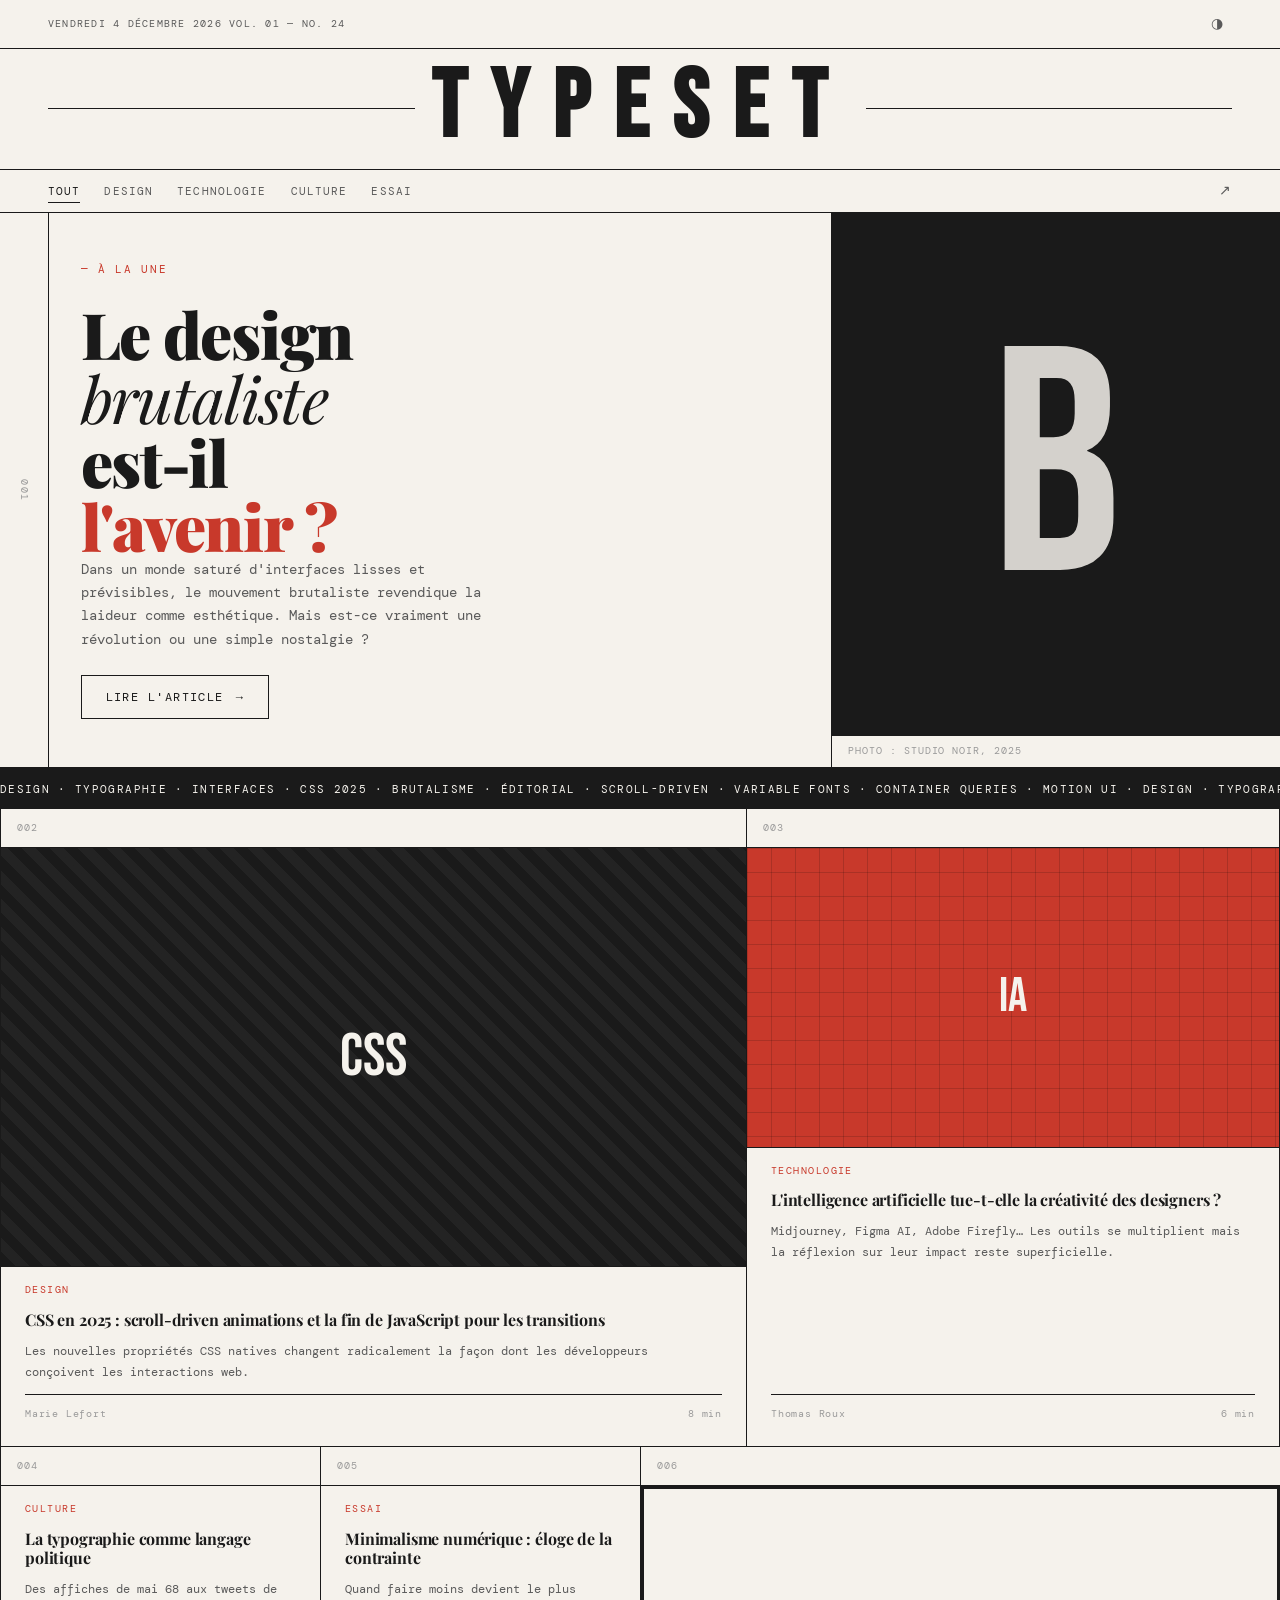
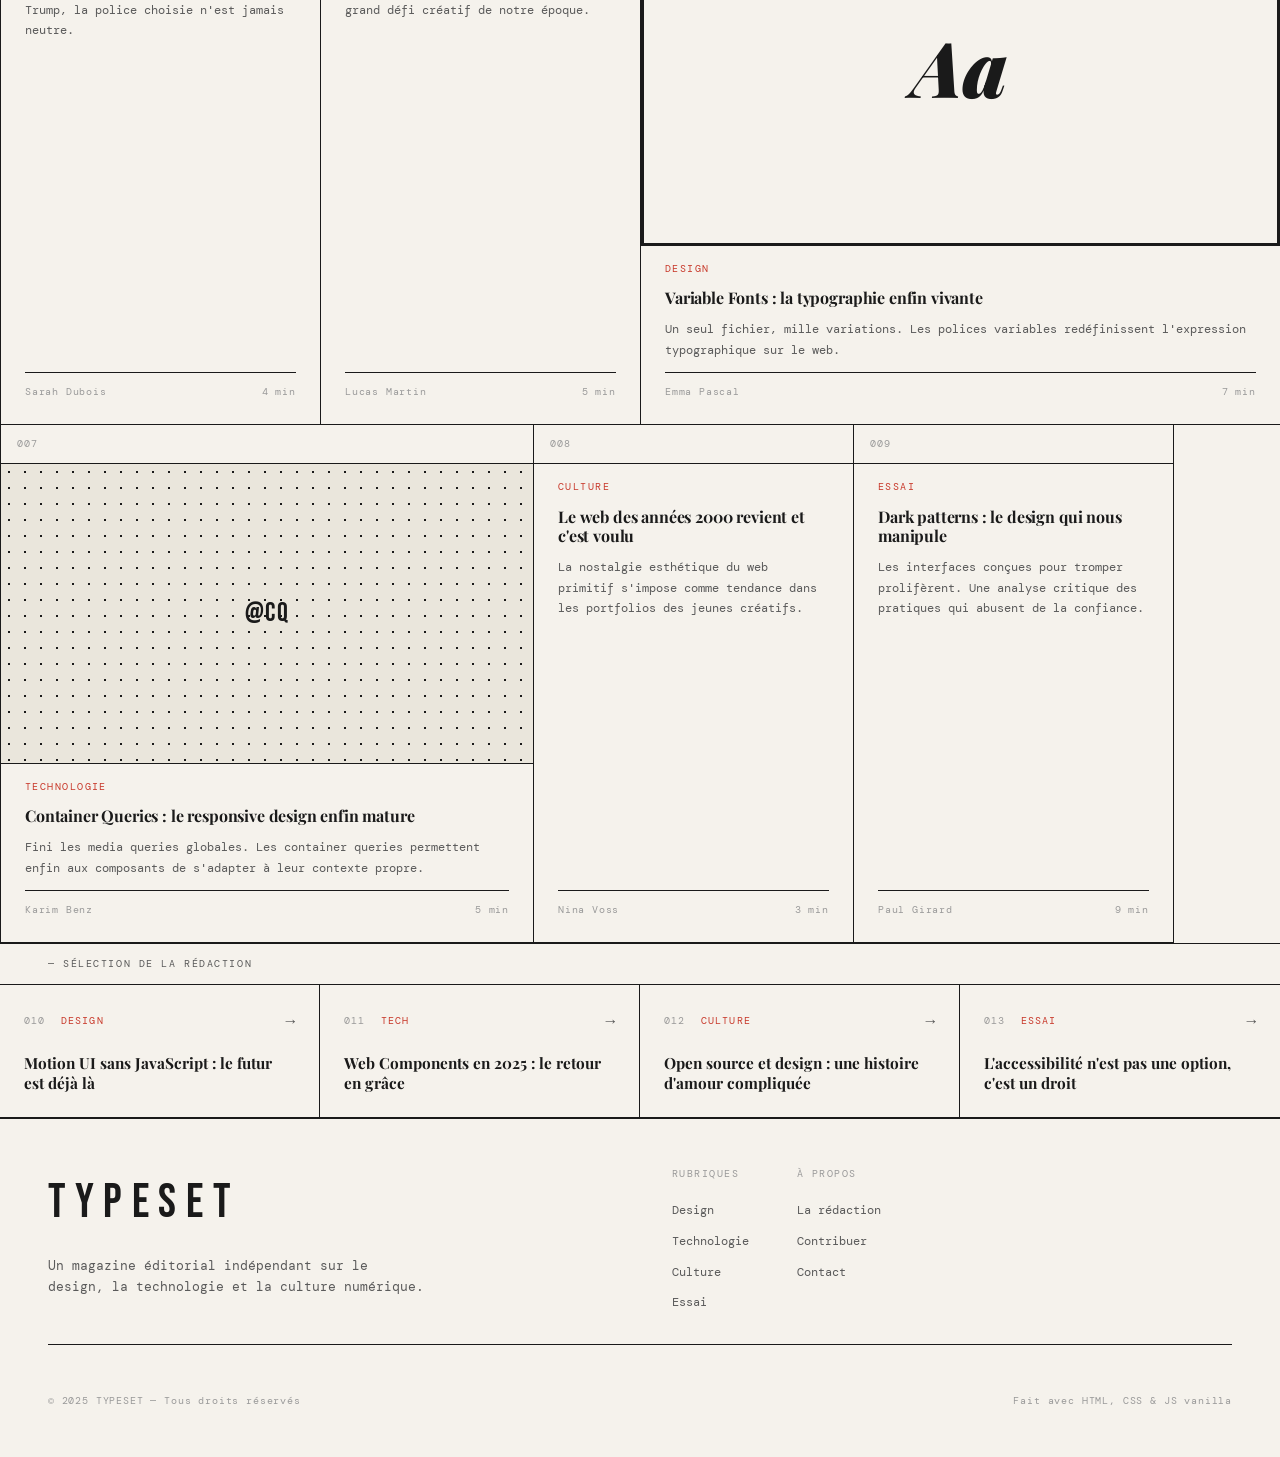
<file: index.html>
<!DOCTYPE html>
<html lang="fr">
<head>
  <meta charset="UTF-8" />
  <meta name="viewport" content="width=device-width, initial-scale=1.0" />
  <title>TYPESET — Magazine Éditorial</title>
  <link rel="preconnect" href="https://fonts.googleapis.com" />
  <link rel="preconnect" href="https://fonts.gstatic.com" crossorigin />
  <link href="https://fonts.googleapis.com/css2?family=Playfair+Display:ital,wght@0,400;0,700;0,900;1,400;1,700&family=DM+Mono:ital,wght@0,300;0,400;0,500;1,300&family=Bebas+Neue&display=swap" rel="stylesheet" />
  <link rel="stylesheet" href="css/reset.css" />
  <link rel="stylesheet" href="css/variables.css" />
  <link rel="stylesheet" href="css/layout.css" />
  <link rel="stylesheet" href="css/components.css" />
  <link rel="stylesheet" href="css/animations.css" />
</head>
<body data-theme="light">

  <!-- HEADER -->
  <header class="site-header" id="top">
    <div class="header-top">
      <div class="header-meta">
        <span class="header-date" id="live-date"></span>
        <span class="header-issue">Vol. 01 — No. 24</span>
      </div>
      <div class="header-theme-toggle">
        <button class="theme-btn" id="theme-toggle" aria-label="Toggle theme">
          <span class="theme-icon">◑</span>
        </button>
      </div>
    </div>

    <div class="header-masthead">
      <div class="masthead-line"></div>
      <h1 class="masthead-title">TYPESET</h1>
      <div class="masthead-line"></div>
    </div>

    <nav class="header-nav">
      <ul class="nav-list">
        <li><a href="#" class="nav-link active" data-filter="all">Tout</a></li>
        <li><a href="#" class="nav-link" data-filter="design">Design</a></li>
        <li><a href="#" class="nav-link" data-filter="tech">Technologie</a></li>
        <li><a href="#" class="nav-link" data-filter="culture">Culture</a></li>
        <li><a href="#" class="nav-link" data-filter="essai">Essai</a></li>
      </ul>
      <div class="nav-search">
        <input type="text" id="search-input" placeholder="Rechercher…" class="search-field" />
        <span class="search-icon">↗</span>
      </div>
    </nav>
  </header>

  <!-- HERO -->
  <section class="hero reveal-section">
    <div class="hero-number">001</div>
    <div class="hero-content">
      <div class="hero-tag">— À la une</div>
      <h2 class="hero-title">
        <span class="hero-title-line">Le design</span>
        <span class="hero-title-line italic">brutaliste</span>
        <span class="hero-title-line">est-il</span>
        <span class="hero-title-line accent">l'avenir ?</span>
      </h2>
      <div class="hero-body">
        <p>Dans un monde saturé d'interfaces lisses et prévisibles, le mouvement brutaliste revendique la laideur comme esthétique. Mais est-ce vraiment une révolution ou une simple nostalgie ?</p>
        <a href="articles/brutalisme.html" class="btn-read">Lire l'article <span class="arrow">→</span></a>
      </div>
    </div>
    <div class="hero-image-block">
      <div class="hero-image-inner">
        <div class="hero-big-letter">B</div>
      </div>
      <div class="hero-caption">Photo : Studio Noir, 2025</div>
    </div>
  </section>

  <!-- TICKER -->
  <div class="ticker-wrap">
    <div class="ticker-track" id="ticker">
      <span>DESIGN · TYPOGRAPHIE · INTERFACES · CSS 2025 · BRUTALISME · ÉDITORIAL · SCROLL-DRIVEN · VARIABLE FONTS · CONTAINER QUERIES · MOTION UI ·&nbsp;</span>
      <span aria-hidden="true">DESIGN · TYPOGRAPHIE · INTERFACES · CSS 2025 · BRUTALISME · ÉDITORIAL · SCROLL-DRIVEN · VARIABLE FONTS · CONTAINER QUERIES · MOTION UI ·&nbsp;</span>
    </div>
  </div>

  <!-- GRID ARTICLES -->
  <main class="articles-grid" id="articles-grid">

    <article class="card card--large reveal-section" data-category="design">
      <a href="articles/css2025.html" class="card-link">
        <div class="card-index">002</div>
        <div class="card-visual card-visual--striped">
          <span class="card-visual-text">CSS</span>
        </div>
        <div class="card-content">
          <span class="card-tag">Design</span>
          <h3 class="card-title">CSS en 2025 : scroll-driven animations et la fin de JavaScript pour les transitions</h3>
          <p class="card-excerpt">Les nouvelles propriétés CSS natives changent radicalement la façon dont les développeurs conçoivent les interactions web.</p>
          <div class="card-footer">
            <span class="card-author">Marie Lefort</span>
            <span class="card-time">8 min</span>
          </div>
        </div>
      </a>
    </article>

    <article class="card card--medium reveal-section" data-category="tech">
      <a href="articles/ia-design.html" class="card-link">
        <div class="card-index">003</div>
        <div class="card-visual card-visual--grid">
          <span class="card-visual-text">IA</span>
        </div>
        <div class="card-content">
          <span class="card-tag">Technologie</span>
          <h3 class="card-title">L'intelligence artificielle tue-t-elle la créativité des designers ?</h3>
          <p class="card-excerpt">Midjourney, Figma AI, Adobe Firefly… Les outils se multiplient mais la réflexion sur leur impact reste superficielle.</p>
          <div class="card-footer">
            <span class="card-author">Thomas Roux</span>
            <span class="card-time">6 min</span>
          </div>
        </div>
      </a>
    </article>

    <article class="card card--small reveal-section" data-category="culture">
      <a href="articles/typographie.html" class="card-link">
        <div class="card-index">004</div>
        <div class="card-content">
          <span class="card-tag">Culture</span>
          <h3 class="card-title">La typographie comme langage politique</h3>
          <p class="card-excerpt">Des affiches de mai 68 aux tweets de Trump, la police choisie n'est jamais neutre.</p>
          <div class="card-footer">
            <span class="card-author">Sarah Dubois</span>
            <span class="card-time">4 min</span>
          </div>
        </div>
      </a>
    </article>

    <article class="card card--small reveal-section" data-category="essai">
      <a href="articles/minimalisme.html" class="card-link">
        <div class="card-index">005</div>
        <div class="card-content">
          <span class="card-tag">Essai</span>
          <h3 class="card-title">Minimalisme numérique : éloge de la contrainte</h3>
          <p class="card-excerpt">Quand faire moins devient le plus grand défi créatif de notre époque.</p>
          <div class="card-footer">
            <span class="card-author">Lucas Martin</span>
            <span class="card-time">5 min</span>
          </div>
        </div>
      </a>
    </article>

    <article class="card card--featured reveal-section" data-category="design">
      <a href="articles/variable-fonts.html" class="card-link">
        <div class="card-index">006</div>
        <div class="card-visual card-visual--bold">
          <span class="card-visual-text variable-demo">Aa</span>
        </div>
        <div class="card-content">
          <span class="card-tag">Design</span>
          <h3 class="card-title">Variable Fonts : la typographie enfin vivante</h3>
          <p class="card-excerpt">Un seul fichier, mille variations. Les polices variables redéfinissent l'expression typographique sur le web.</p>
          <div class="card-footer">
            <span class="card-author">Emma Pascal</span>
            <span class="card-time">7 min</span>
          </div>
        </div>
      </a>
    </article>

    <article class="card card--medium reveal-section" data-category="tech">
      <a href="articles/container-queries.html" class="card-link">
        <div class="card-index">007</div>
        <div class="card-visual card-visual--dots">
          <span class="card-visual-text">@CQ</span>
        </div>
        <div class="card-content">
          <span class="card-tag">Technologie</span>
          <h3 class="card-title">Container Queries : le responsive design enfin mature</h3>
          <p class="card-excerpt">Fini les media queries globales. Les container queries permettent enfin aux composants de s'adapter à leur contexte propre.</p>
          <div class="card-footer">
            <span class="card-author">Karim Benz</span>
            <span class="card-time">5 min</span>
          </div>
        </div>
      </a>
    </article>

    <article class="card card--small reveal-section" data-category="culture">
      <a href="articles/web-nostalgie.html" class="card-link">
        <div class="card-index">008</div>
        <div class="card-content">
          <span class="card-tag">Culture</span>
          <h3 class="card-title">Le web des années 2000 revient et c'est voulu</h3>
          <p class="card-excerpt">La nostalgie esthétique du web primitif s'impose comme tendance dans les portfolios des jeunes créatifs.</p>
          <div class="card-footer">
            <span class="card-author">Nina Voss</span>
            <span class="card-time">3 min</span>
          </div>
        </div>
      </a>
    </article>

    <article class="card card--small reveal-section" data-category="essai">
      <a href="articles/dark-patterns.html" class="card-link">
        <div class="card-index">009</div>
        <div class="card-content">
          <span class="card-tag">Essai</span>
          <h3 class="card-title">Dark patterns : le design qui nous manipule</h3>
          <p class="card-excerpt">Les interfaces conçues pour tromper prolifèrent. Une analyse critique des pratiques qui abusent de la confiance.</p>
          <div class="card-footer">
            <span class="card-author">Paul Girard</span>
            <span class="card-time">9 min</span>
          </div>
        </div>
      </a>
    </article>

  </main>

  <!-- NO RESULTS -->
  <div class="no-results hidden" id="no-results">
    <p>Aucun article trouvé.</p>
  </div>

  <!-- DIVIDER MARQUEE -->
  <div class="section-divider">
    <span class="divider-label">— Sélection de la rédaction</span>
  </div>

  <!-- FEATURED ROW -->
  <section class="featured-row reveal-section">
    <article class="featured-item" data-category="design">
      <a href="articles/motion-ui.html">
        <span class="featured-num">010</span>
        <span class="featured-tag">Design</span>
        <h4 class="featured-title">Motion UI sans JavaScript : le futur est déjà là</h4>
        <span class="featured-arrow">→</span>
      </a>
    </article>
    <article class="featured-item" data-category="tech">
      <a href="articles/web-components.html">
        <span class="featured-num">011</span>
        <span class="featured-tag">Tech</span>
        <h4 class="featured-title">Web Components en 2025 : le retour en grâce</h4>
        <span class="featured-arrow">→</span>
      </a>
    </article>
    <article class="featured-item" data-category="culture">
      <a href="articles/open-source-design.html">
        <span class="featured-num">012</span>
        <span class="featured-tag">Culture</span>
        <h4 class="featured-title">Open source et design : une histoire d'amour compliquée</h4>
        <span class="featured-arrow">→</span>
      </a>
    </article>
    <article class="featured-item" data-category="essai">
      <a href="articles/accessibilite.html">
        <span class="featured-num">013</span>
        <span class="featured-tag">Essai</span>
        <h4 class="featured-title">L'accessibilité n'est pas une option, c'est un droit</h4>
        <span class="featured-arrow">→</span>
      </a>
    </article>
  </section>

  <!-- FOOTER -->
  <footer class="site-footer">
    <div class="footer-top">
      <div class="footer-brand">
        <span class="footer-title">TYPESET</span>
        <p class="footer-desc">Un magazine éditorial indépendant sur le design, la technologie et la culture numérique.</p>
      </div>
      <div class="footer-links">
        <div class="footer-col">
          <span class="footer-col-title">Rubriques</span>
          <a href="#">Design</a>
          <a href="#">Technologie</a>
          <a href="#">Culture</a>
          <a href="#">Essai</a>
        </div>
        <div class="footer-col">
          <span class="footer-col-title">À propos</span>
          <a href="#">La rédaction</a>
          <a href="#">Contribuer</a>
          <a href="#">Contact</a>
        </div>
      </div>
    </div>
    <div class="footer-bottom">
      <span>© 2025 TYPESET — Tous droits réservés</span>
      <span>Fait avec HTML, CSS & JS vanilla</span>
    </div>
  </footer>

  <script src="js/theme.js" defer></script>
  <script src="js/filter.js" defer></script>
  <script src="js/animations.js" defer></script>
  <script src="js/ticker.js" defer></script>
</body>
</html>
</file>
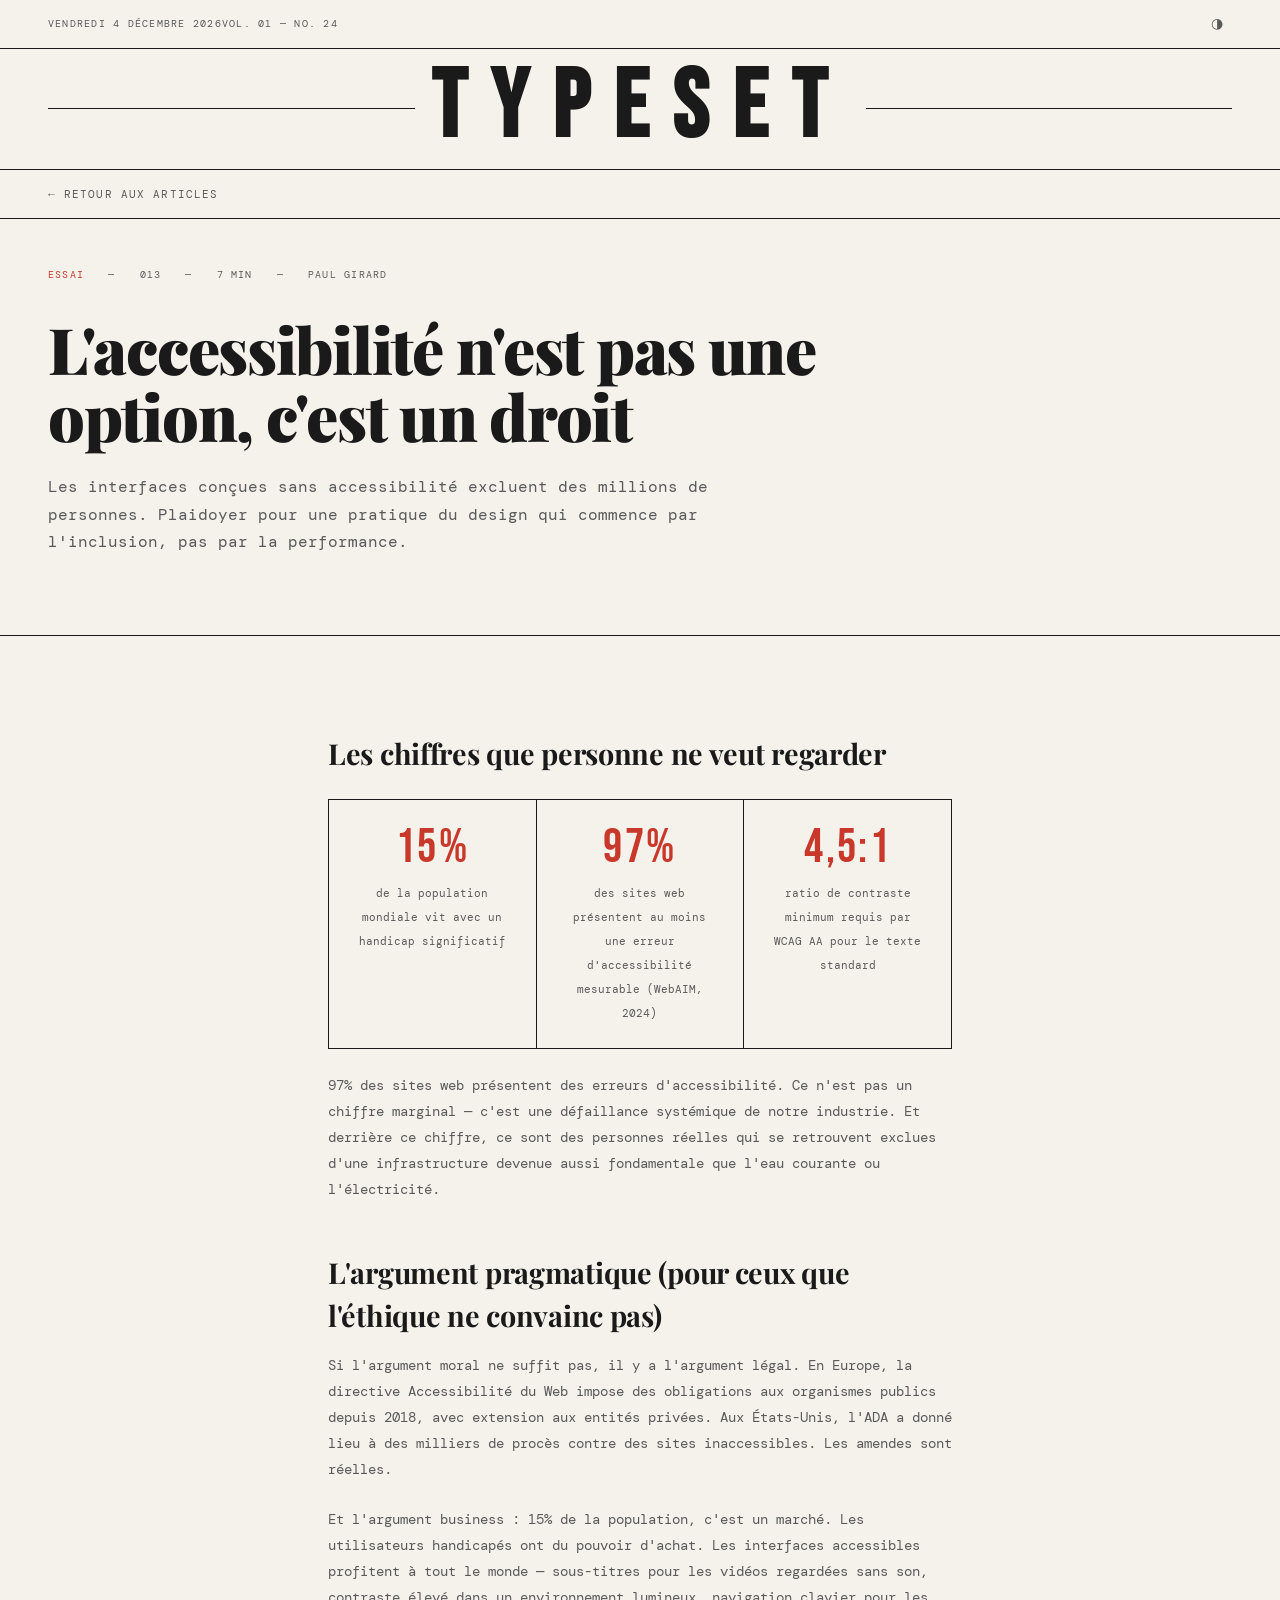
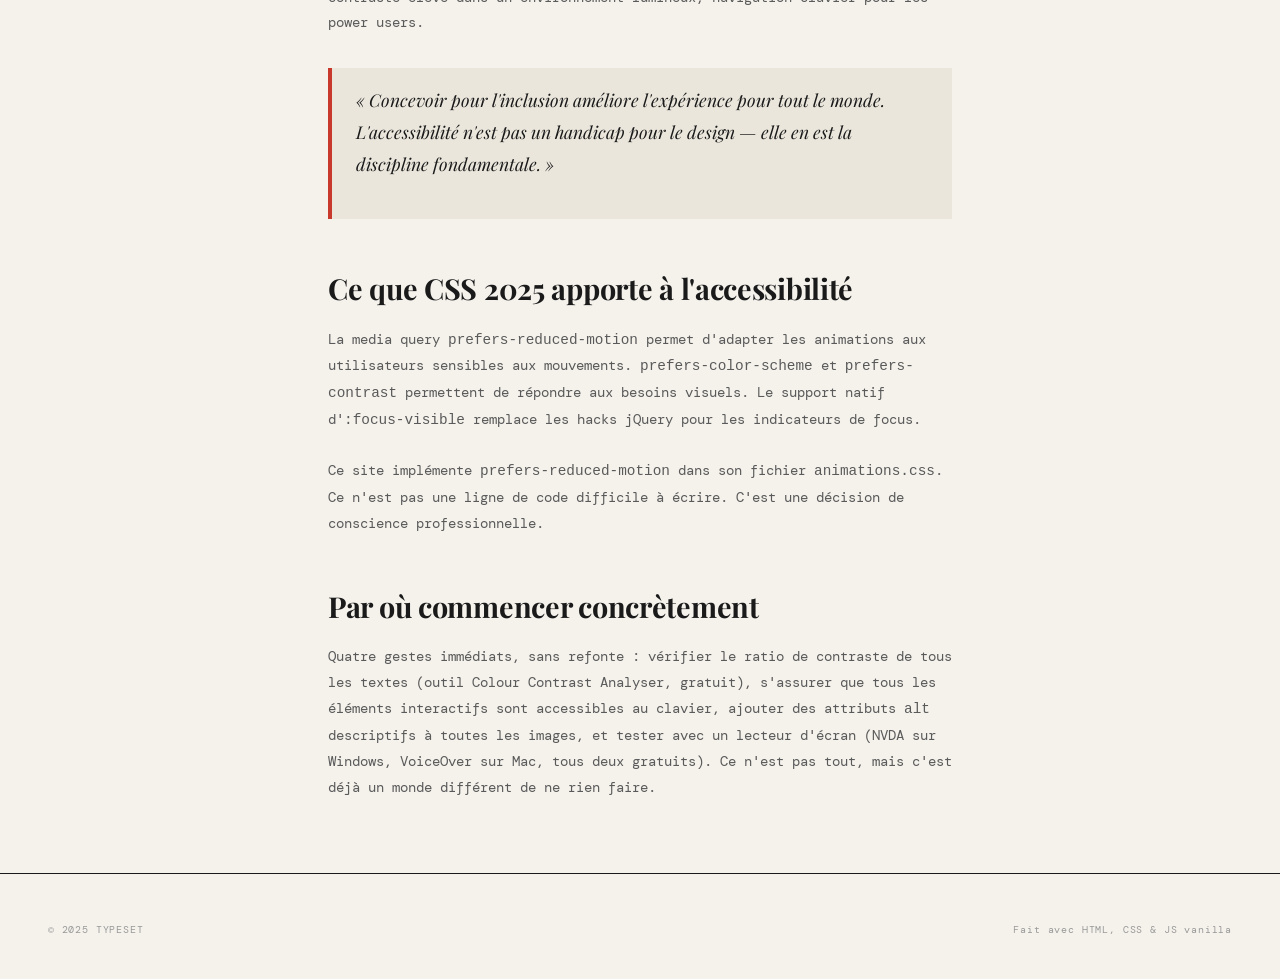
<file: articles/accessibilite.html>
<!DOCTYPE html>
<html lang="fr">
<head>
  <meta charset="UTF-8" />
  <meta name="viewport" content="width=device-width, initial-scale=1.0" />
  <title>L'accessibilité n'est pas une option — TYPESET</title>
  <link rel="preconnect" href="https://fonts.googleapis.com" />
  <link rel="preconnect" href="https://fonts.gstatic.com" crossorigin />
  <link href="https://fonts.googleapis.com/css2?family=Playfair+Display:ital,wght@0,400;0,700;0,900;1,400;1,700&family=DM+Mono:ital,wght@0,300;0,400;0,500;1,300&family=Bebas+Neue&display=swap" rel="stylesheet" />
  <link rel="stylesheet" href="../css/reset.css" />
  <link rel="stylesheet" href="../css/variables.css" />
  <link rel="stylesheet" href="../css/layout.css" />
  <link rel="stylesheet" href="../css/components.css" />
  <link rel="stylesheet" href="../css/animations.css" />
  <style>
    .stat-grid {
      display: grid;
      grid-template-columns: repeat(3, 1fr);
      gap: 1px;
      background: var(--color-border);
      border: 1.5px solid var(--color-border);
      margin: 1.5rem 0;
    }
    .stat-cell {
      background: var(--color-bg);
      padding: 1.5rem;
      text-align: center;
    }
    .stat-number {
      font-family: var(--font-display);
      font-size: 3rem;
      letter-spacing: 0.05em;
      color: var(--color-accent);
      display: block;
      line-height: 1;
      margin-bottom: 0.5rem;
    }
    .stat-label {
      font-family: var(--font-mono);
      font-size: 0.7rem;
      line-height: 1.4;
      color: var(--color-text-muted);
    }
    @media (max-width: 600px) { .stat-grid { grid-template-columns: 1fr; } }
  </style>
</head>
<body data-theme="light">
  <header class="site-header">
    <div class="header-top">
      <div class="header-meta"><span class="header-date" id="live-date"></span><span class="header-issue">Vol. 01 — No. 24</span></div>
      <div class="header-theme-toggle"><button class="theme-btn" id="theme-toggle" aria-label="Toggle theme"><span class="theme-icon">◑</span></button></div>
    </div>
    <div class="header-masthead">
      <div class="masthead-line"></div>
      <h1 class="masthead-title"><a href="../index.html">TYPESET</a></h1>
      <div class="masthead-line"></div>
    </div>
  </header>
  <a href="../index.html" class="article-back">← Retour aux articles</a>
  <article>
    <div class="article-header reveal-section">
      <div class="article-meta"><span class="article-meta-tag">Essai</span><span>—</span><span>013</span><span>—</span><span>7 min</span><span>—</span><span>Paul Girard</span></div>
      <h2 class="article-title">L'accessibilité n'est pas une option, c'est un droit</h2>
      <p class="article-lead">Les interfaces conçues sans accessibilité excluent des millions de personnes. Plaidoyer pour une pratique du design qui commence par l'inclusion, pas par la performance.</p>
    </div>
    <div class="article-body reveal-section">
      <h2>Les chiffres que personne ne veut regarder</h2>

      <div class="stat-grid">
        <div class="stat-cell">
          <span class="stat-number">15%</span>
          <span class="stat-label">de la population mondiale vit avec un handicap significatif</span>
        </div>
        <div class="stat-cell">
          <span class="stat-number">97%</span>
          <span class="stat-label">des sites web présentent au moins une erreur d'accessibilité mesurable (WebAIM, 2024)</span>
        </div>
        <div class="stat-cell">
          <span class="stat-number">4,5:1</span>
          <span class="stat-label">ratio de contraste minimum requis par WCAG AA pour le texte standard</span>
        </div>
      </div>

      <p>97% des sites web présentent des erreurs d'accessibilité. Ce n'est pas un chiffre marginal — c'est une défaillance systémique de notre industrie. Et derrière ce chiffre, ce sont des personnes réelles qui se retrouvent exclues d'une infrastructure devenue aussi fondamentale que l'eau courante ou l'électricité.</p>

      <h2>L'argument pragmatique (pour ceux que l'éthique ne convainc pas)</h2>
      <p>Si l'argument moral ne suffit pas, il y a l'argument légal. En Europe, la directive Accessibilité du Web impose des obligations aux organismes publics depuis 2018, avec extension aux entités privées. Aux États-Unis, l'ADA a donné lieu à des milliers de procès contre des sites inaccessibles. Les amendes sont réelles.</p>
      <p>Et l'argument business : 15% de la population, c'est un marché. Les utilisateurs handicapés ont du pouvoir d'achat. Les interfaces accessibles profitent à tout le monde — sous-titres pour les vidéos regardées sans son, contraste élevé dans un environnement lumineux, navigation clavier pour les power users.</p>
      <blockquote><p>« Concevoir pour l'inclusion améliore l'expérience pour tout le monde. L'accessibilité n'est pas un handicap pour le design — elle en est la discipline fondamentale. »</p></blockquote>
      <h2>Ce que CSS 2025 apporte à l'accessibilité</h2>
      <p>La media query <code>prefers-reduced-motion</code> permet d'adapter les animations aux utilisateurs sensibles aux mouvements. <code>prefers-color-scheme</code> et <code>prefers-contrast</code> permettent de répondre aux besoins visuels. Le support natif d'<code>:focus-visible</code> remplace les hacks jQuery pour les indicateurs de focus.</p>
      <p>Ce site implémente <code>prefers-reduced-motion</code> dans son fichier <code>animations.css</code>. Ce n'est pas une ligne de code difficile à écrire. C'est une décision de conscience professionnelle.</p>
      <h2>Par où commencer concrètement</h2>
      <p>Quatre gestes immédiats, sans refonte : vérifier le ratio de contraste de tous les textes (outil Colour Contrast Analyser, gratuit), s'assurer que tous les éléments interactifs sont accessibles au clavier, ajouter des attributs <code>alt</code> descriptifs à toutes les images, et tester avec un lecteur d'écran (NVDA sur Windows, VoiceOver sur Mac, tous deux gratuits). Ce n'est pas tout, mais c'est déjà un monde différent de ne rien faire.</p>
    </div>
  </article>
  <footer class="site-footer"><div class="footer-bottom"><span>© 2025 TYPESET</span><span>Fait avec HTML, CSS & JS vanilla</span></div></footer>
  <script src="../js/theme.js"></script>
  <script src="../js/animations.js"></script>
  <script>document.addEventListener('DOMContentLoaded',function(){var d=document.getElementById('live-date');if(d)d.textContent=new Date().toLocaleDateString('fr-FR',{weekday:'long',year:'numeric',month:'long',day:'numeric'});});</script>
</body>
</html>
</file>
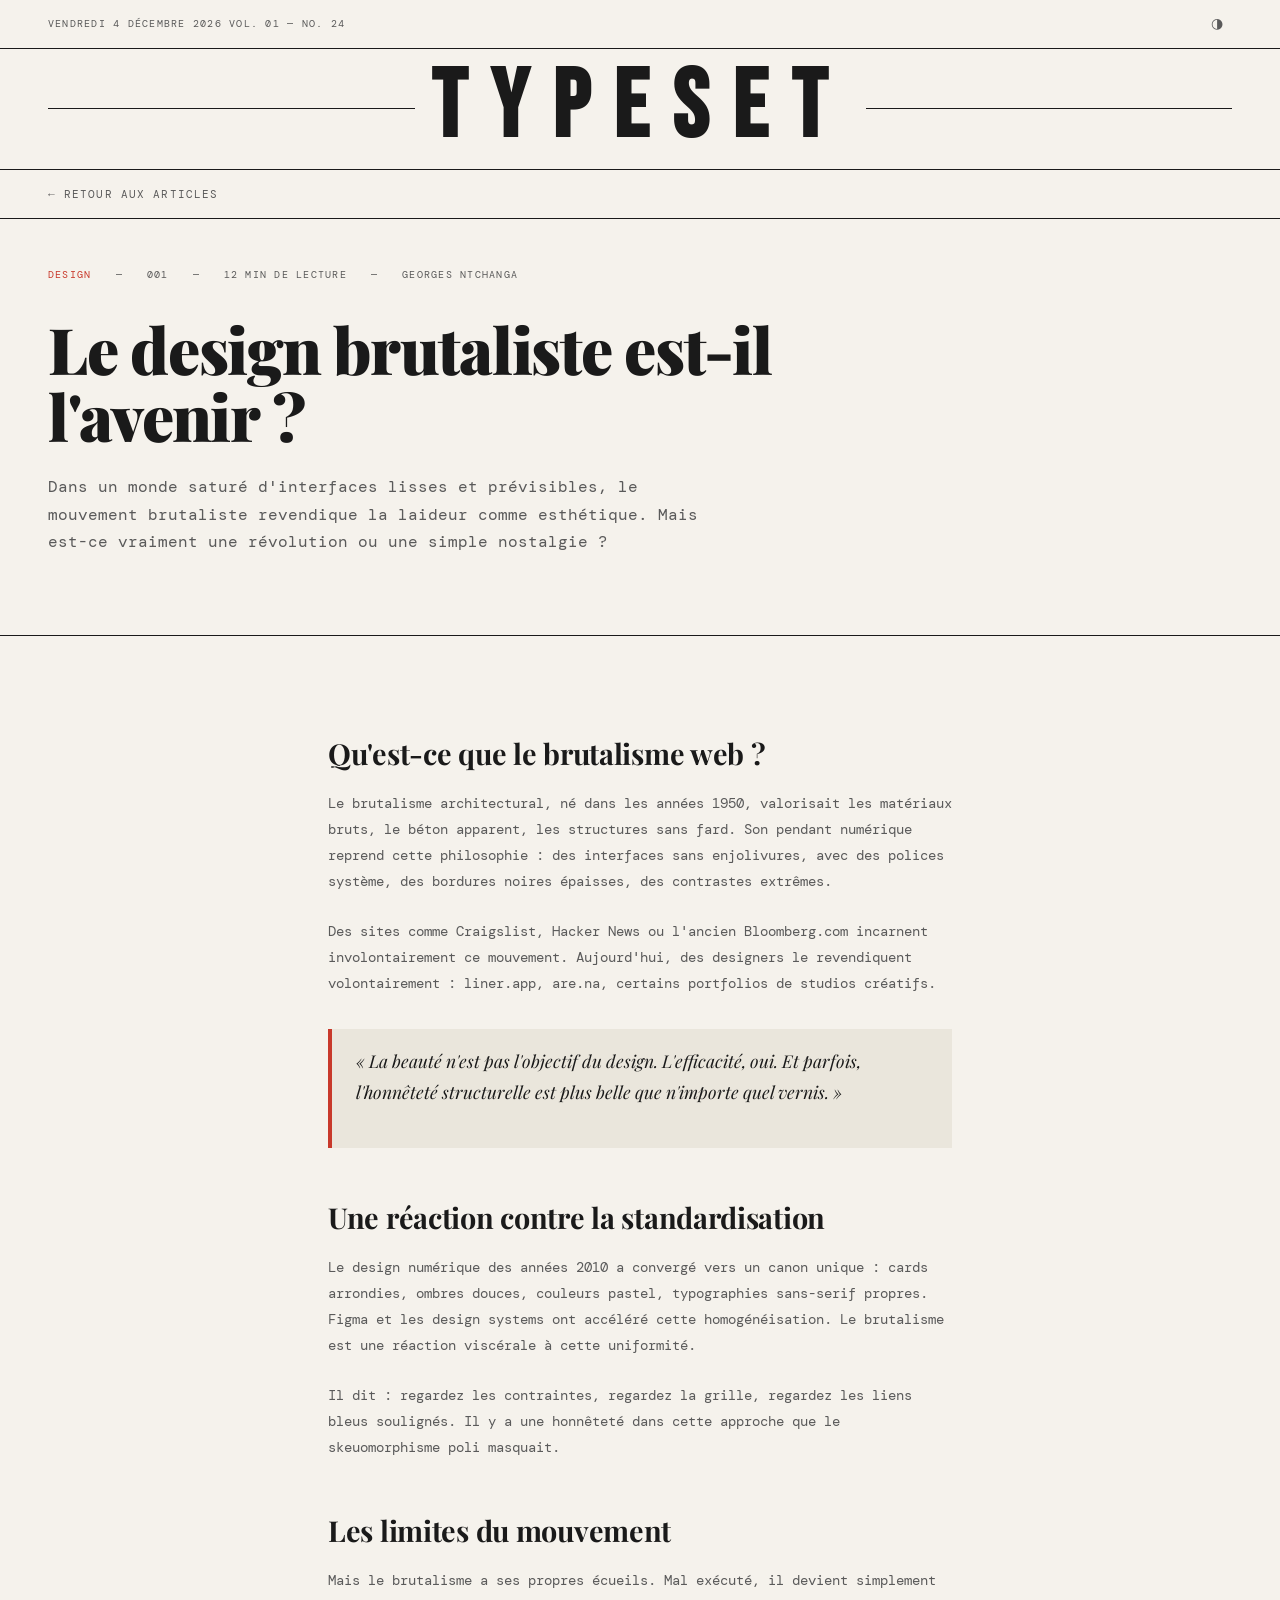
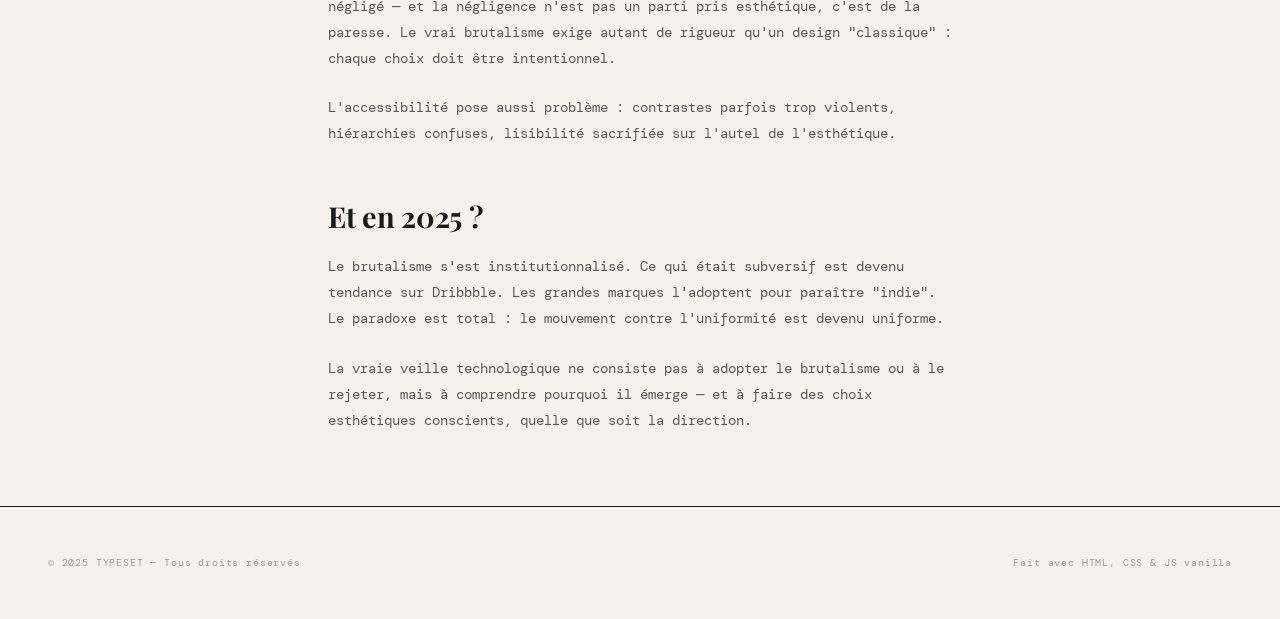
<file: articles/brutalisme.html>
<!DOCTYPE html>
<html lang="fr">
<head>
  <meta charset="UTF-8" />
  <meta name="viewport" content="width=device-width, initial-scale=1.0" />
  <title>Le design brutaliste est-il l'avenir ? — TYPESET</title>
  <link rel="preconnect" href="https://fonts.googleapis.com" />
  <link rel="preconnect" href="https://fonts.gstatic.com" crossorigin />
  <link href="https://fonts.googleapis.com/css2?family=Playfair+Display:ital,wght@0,400;0,700;0,900;1,400;1,700&family=DM+Mono:ital,wght@0,300;0,400;0,500;1,300&family=Bebas+Neue&display=swap" rel="stylesheet" />
  <link rel="stylesheet" href="../css/reset.css" />
  <link rel="stylesheet" href="../css/variables.css" />
  <link rel="stylesheet" href="../css/layout.css" />
  <link rel="stylesheet" href="../css/components.css" />
  <link rel="stylesheet" href="../css/animations.css" />
</head>
<body data-theme="light">

  <header class="site-header">
    <div class="header-top">
      <div class="header-meta">
        <span class="header-date" id="live-date"></span>
        <span class="header-issue">Vol. 01 — No. 24</span>
      </div>
      <div class="header-theme-toggle">
        <button class="theme-btn" id="theme-toggle" aria-label="Toggle theme">
          <span class="theme-icon">◑</span>
        </button>
      </div>
    </div>
    <div class="header-masthead">
      <div class="masthead-line"></div>
      <h1 class="masthead-title"><a href="../index.html">TYPESET</a></h1>
      <div class="masthead-line"></div>
    </div>
  </header>

  <a href="../index.html" class="article-back">← Retour aux articles</a>

  <article>
    <div class="article-header reveal-section">
      <div class="article-meta">
        <span class="article-meta-tag">Design</span>
        <span>—</span>
        <span>001</span>
        <span>—</span>
        <span>12 min de lecture</span>
        <span>—</span>
        <span>Georges Ntchanga</span>
      </div>
      <h2 class="article-title">Le design brutaliste est-il l'avenir&nbsp;?</h2>
      <p class="article-lead">Dans un monde saturé d'interfaces lisses et prévisibles, le mouvement brutaliste revendique la laideur comme esthétique. Mais est-ce vraiment une révolution ou une simple nostalgie ?</p>
    </div>

    <div class="article-body reveal-section">
      <h2>Qu'est-ce que le brutalisme web ?</h2>
      <p>Le brutalisme architectural, né dans les années 1950, valorisait les matériaux bruts, le béton apparent, les structures sans fard. Son pendant numérique reprend cette philosophie : des interfaces sans enjolivures, avec des polices système, des bordures noires épaisses, des contrastes extrêmes.</p>
      <p>Des sites comme Craigslist, Hacker News ou l'ancien Bloomberg.com incarnent involontairement ce mouvement. Aujourd'hui, des designers le revendiquent volontairement : liner.app, are.na, certains portfolios de studios créatifs.</p>

      <blockquote>
        <p>« La beauté n'est pas l'objectif du design. L'efficacité, oui. Et parfois, l'honnêteté structurelle est plus belle que n'importe quel vernis. »</p>
      </blockquote>

      <h2>Une réaction contre la standardisation</h2>
      <p>Le design numérique des années 2010 a convergé vers un canon unique : cards arrondies, ombres douces, couleurs pastel, typographies sans-serif propres. Figma et les design systems ont accéléré cette homogénéisation. Le brutalisme est une réaction viscérale à cette uniformité.</p>
      <p>Il dit : regardez les contraintes, regardez la grille, regardez les liens bleus soulignés. Il y a une honnêteté dans cette approche que le skeuomorphisme poli masquait.</p>

      <h2>Les limites du mouvement</h2>
      <p>Mais le brutalisme a ses propres écueils. Mal exécuté, il devient simplement négligé — et la négligence n'est pas un parti pris esthétique, c'est de la paresse. Le vrai brutalisme exige autant de rigueur qu'un design "classique" : chaque choix doit être intentionnel.</p>
      <p>L'accessibilité pose aussi problème : contrastes parfois trop violents, hiérarchies confuses, lisibilité sacrifiée sur l'autel de l'esthétique.</p>

      <h2>Et en 2025 ?</h2>
      <p>Le brutalisme s'est institutionnalisé. Ce qui était subversif est devenu tendance sur Dribbble. Les grandes marques l'adoptent pour paraître "indie". Le paradoxe est total : le mouvement contre l'uniformité est devenu uniforme.</p>
      <p>La vraie veille technologique ne consiste pas à adopter le brutalisme ou à le rejeter, mais à comprendre pourquoi il émerge — et à faire des choix esthétiques conscients, quelle que soit la direction.</p>
    </div>
  </article>

  <footer class="site-footer">
    <div class="footer-bottom">
      <span>© 2025 TYPESET — Tous droits réservés</span>
      <span>Fait avec HTML, CSS & JS vanilla</span>
    </div>
  </footer>

  <script src="../js/theme.js"></script>
  <script src="../js/animations.js"></script>
  <script>
    document.addEventListener('DOMContentLoaded', function() {
      const d = document.getElementById('live-date');
      if (d) d.textContent = new Date().toLocaleDateString('fr-FR', {weekday:'long',year:'numeric',month:'long',day:'numeric'});
    });
  </script>
</body>
</html>
</file>
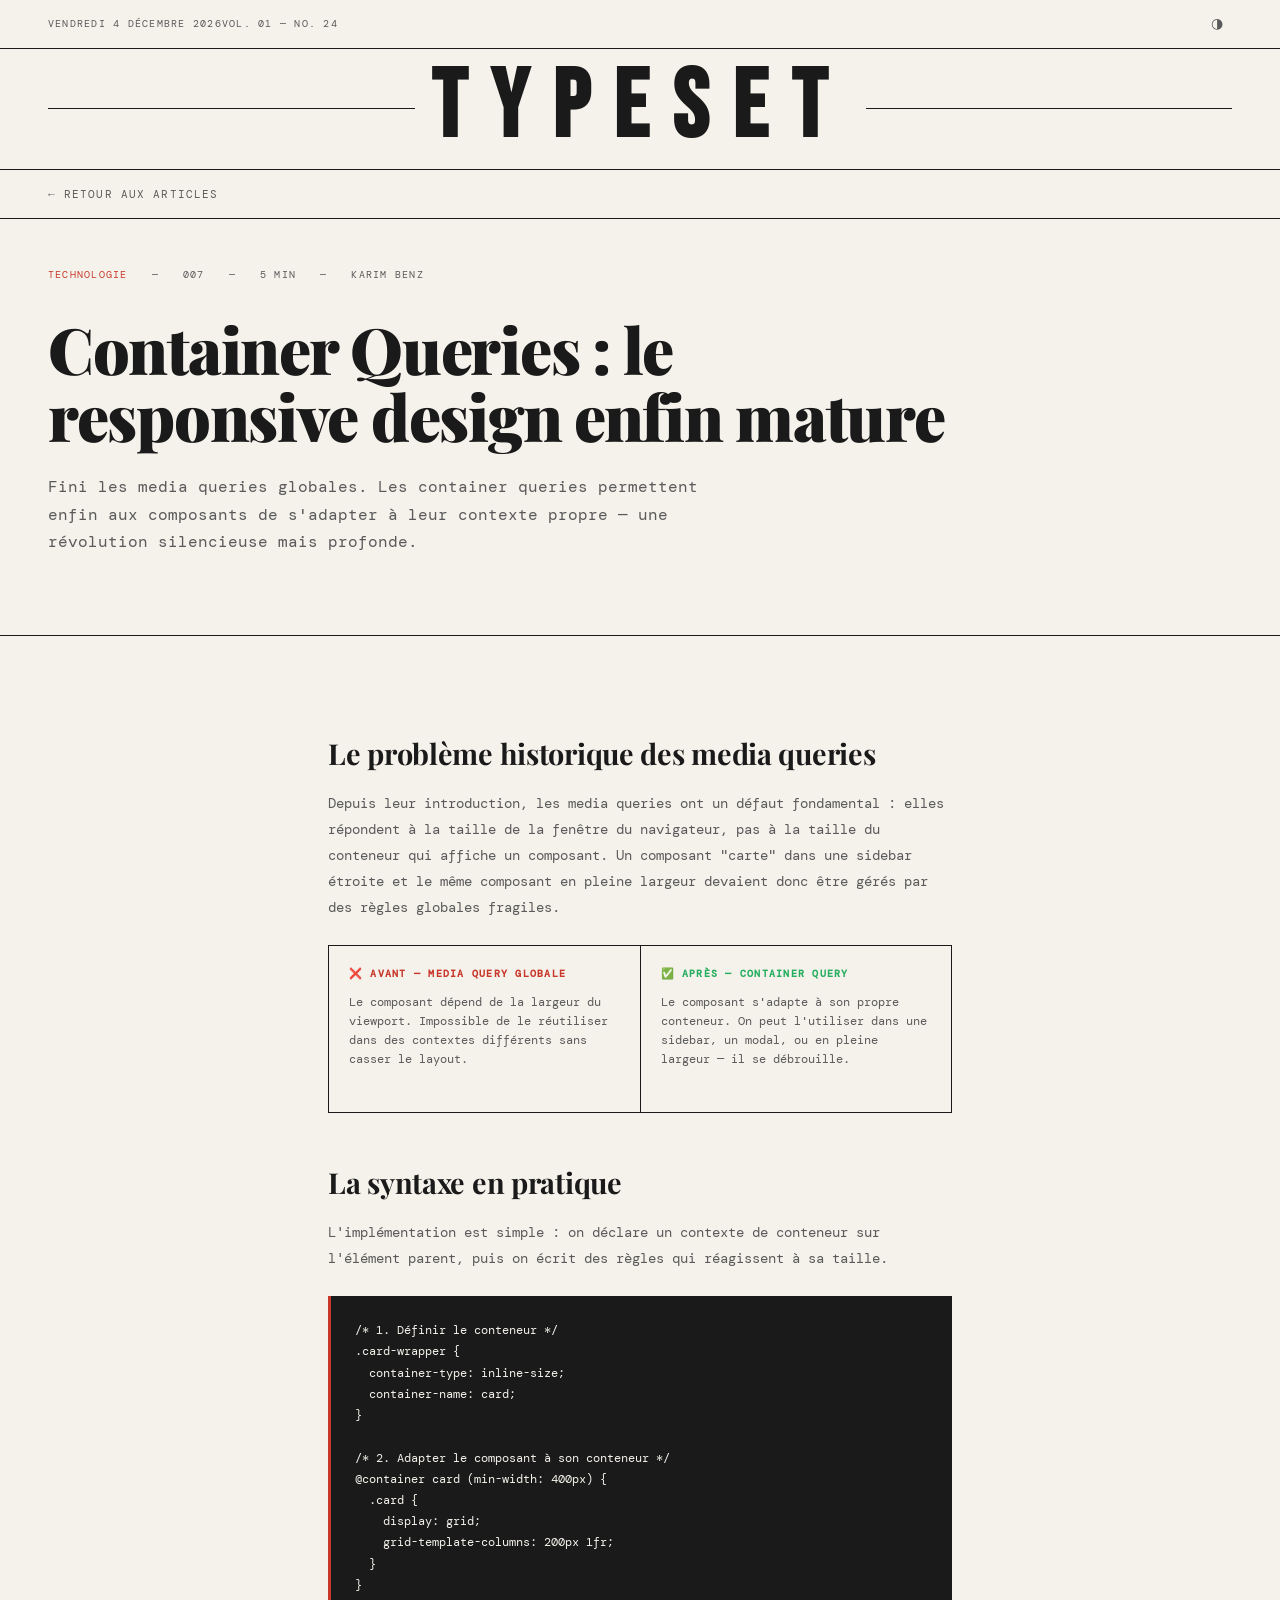
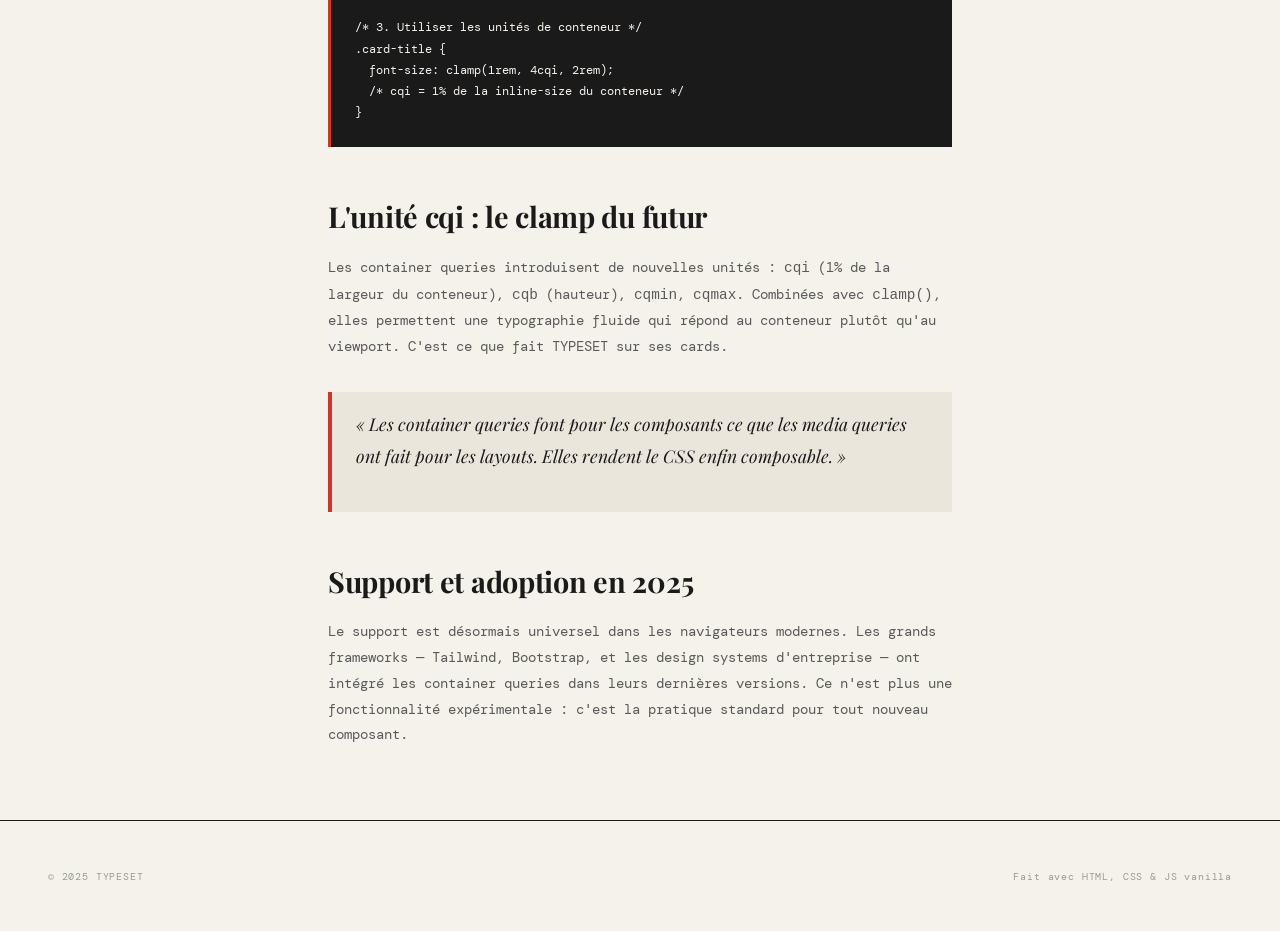
<file: articles/container-queries.html>
<!DOCTYPE html>
<html lang="fr">
<head>
  <meta charset="UTF-8" />
  <meta name="viewport" content="width=device-width, initial-scale=1.0" />
  <title>Container Queries : le responsive enfin mature — TYPESET</title>
  <link rel="preconnect" href="https://fonts.googleapis.com" />
  <link rel="preconnect" href="https://fonts.gstatic.com" crossorigin />
  <link href="https://fonts.googleapis.com/css2?family=Playfair+Display:ital,wght@0,400;0,700;0,900;1,400;1,700&family=DM+Mono:ital,wght@0,300;0,400;0,500;1,300&family=Bebas+Neue&display=swap" rel="stylesheet" />
  <link rel="stylesheet" href="../css/reset.css" />
  <link rel="stylesheet" href="../css/variables.css" />
  <link rel="stylesheet" href="../css/layout.css" />
  <link rel="stylesheet" href="../css/components.css" />
  <link rel="stylesheet" href="../css/animations.css" />
  <style>
    .code-block {
      background-color: var(--color-inverse-bg);
      color: var(--color-inverse-text);
      font-family: var(--font-mono);
      font-size: 0.78rem;
      line-height: 1.7;
      padding: 1.5rem;
      margin: 1.5rem 0;
      border-left: 3px solid var(--color-accent);
      overflow-x: auto;
      transition: background-color var(--transition-slow), color var(--transition-slow);
    }
    .comparison-grid {
      display: grid;
      grid-template-columns: 1fr 1fr;
      gap: 1px;
      background: var(--color-border);
      border: 1.5px solid var(--color-border);
      margin: 1.5rem 0;
    }
    .comparison-cell {
      background: var(--color-bg);
      padding: 1.25rem;
    }
    .comparison-cell h4 {
      font-family: var(--font-mono);
      font-size: 0.65rem;
      letter-spacing: 0.12em;
      text-transform: uppercase;
      margin-bottom: 0.75rem;
    }
    .comparison-cell.bad h4 { color: #c8392b; }
    .comparison-cell.good h4 { color: #27ae60; }
    .comparison-cell p {
      font-size: 0.78rem !important;
      line-height: 1.5 !important;
    }
    @media (max-width: 600px) { .comparison-grid { grid-template-columns: 1fr; } }
  </style>
</head>
<body data-theme="light">
  <header class="site-header">
    <div class="header-top">
      <div class="header-meta"><span class="header-date" id="live-date"></span><span class="header-issue">Vol. 01 — No. 24</span></div>
      <div class="header-theme-toggle"><button class="theme-btn" id="theme-toggle" aria-label="Toggle theme"><span class="theme-icon">◑</span></button></div>
    </div>
    <div class="header-masthead">
      <div class="masthead-line"></div>
      <h1 class="masthead-title"><a href="../index.html">TYPESET</a></h1>
      <div class="masthead-line"></div>
    </div>
  </header>
  <a href="../index.html" class="article-back">← Retour aux articles</a>
  <article>
    <div class="article-header reveal-section">
      <div class="article-meta"><span class="article-meta-tag">Technologie</span><span>—</span><span>007</span><span>—</span><span>5 min</span><span>—</span><span>Karim Benz</span></div>
      <h2 class="article-title">Container Queries : le responsive design enfin mature</h2>
      <p class="article-lead">Fini les media queries globales. Les container queries permettent enfin aux composants de s'adapter à leur contexte propre — une révolution silencieuse mais profonde.</p>
    </div>
    <div class="article-body reveal-section">
      <h2>Le problème historique des media queries</h2>
      <p>Depuis leur introduction, les media queries ont un défaut fondamental : elles répondent à la taille de la fenêtre du navigateur, pas à la taille du conteneur qui affiche un composant. Un composant "carte" dans une sidebar étroite et le même composant en pleine largeur devaient donc être gérés par des règles globales fragiles.</p>

      <div class="comparison-grid">
        <div class="comparison-cell bad">
          <h4>❌ Avant — Media query globale</h4>
          <p>Le composant dépend de la largeur du viewport. Impossible de le réutiliser dans des contextes différents sans casser le layout.</p>
        </div>
        <div class="comparison-cell good">
          <h4>✅ Après — Container query</h4>
          <p>Le composant s'adapte à son propre conteneur. On peut l'utiliser dans une sidebar, un modal, ou en pleine largeur — il se débrouille.</p>
        </div>
      </div>

      <h2>La syntaxe en pratique</h2>
      <p>L'implémentation est simple : on déclare un contexte de conteneur sur l'élément parent, puis on écrit des règles qui réagissent à sa taille.</p>

      <div class="code-block">/* 1. Définir le conteneur */<br>
.card-wrapper {<br>
&nbsp;&nbsp;container-type: inline-size;<br>
&nbsp;&nbsp;container-name: card;<br>
}<br><br>
/* 2. Adapter le composant à son conteneur */<br>
@container card (min-width: 400px) {<br>
&nbsp;&nbsp;.card {<br>
&nbsp;&nbsp;&nbsp;&nbsp;display: grid;<br>
&nbsp;&nbsp;&nbsp;&nbsp;grid-template-columns: 200px 1fr;<br>
&nbsp;&nbsp;}<br>
}<br><br>
/* 3. Utiliser les unités de conteneur */<br>
.card-title {<br>
&nbsp;&nbsp;font-size: clamp(1rem, 4cqi, 2rem);<br>
&nbsp;&nbsp;/* cqi = 1% de la inline-size du conteneur */<br>
}
      </div>

      <h2>L'unité cqi : le clamp du futur</h2>
      <p>Les container queries introduisent de nouvelles unités : <code>cqi</code> (1% de la largeur du conteneur), <code>cqb</code> (hauteur), <code>cqmin</code>, <code>cqmax</code>. Combinées avec <code>clamp()</code>, elles permettent une typographie fluide qui répond au conteneur plutôt qu'au viewport. C'est ce que fait TYPESET sur ses cards.</p>
      <blockquote><p>« Les container queries font pour les composants ce que les media queries ont fait pour les layouts. Elles rendent le CSS enfin composable. »</p></blockquote>
      <h2>Support et adoption en 2025</h2>
      <p>Le support est désormais universel dans les navigateurs modernes. Les grands frameworks — Tailwind, Bootstrap, et les design systems d'entreprise — ont intégré les container queries dans leurs dernières versions. Ce n'est plus une fonctionnalité expérimentale : c'est la pratique standard pour tout nouveau composant.</p>
    </div>
  </article>
  <footer class="site-footer"><div class="footer-bottom"><span>© 2025 TYPESET</span><span>Fait avec HTML, CSS & JS vanilla</span></div></footer>
  <script src="../js/theme.js"></script>
  <script src="../js/animations.js"></script>
  <script>document.addEventListener('DOMContentLoaded',function(){var d=document.getElementById('live-date');if(d)d.textContent=new Date().toLocaleDateString('fr-FR',{weekday:'long',year:'numeric',month:'long',day:'numeric'});});</script>
</body>
</html>
</file>
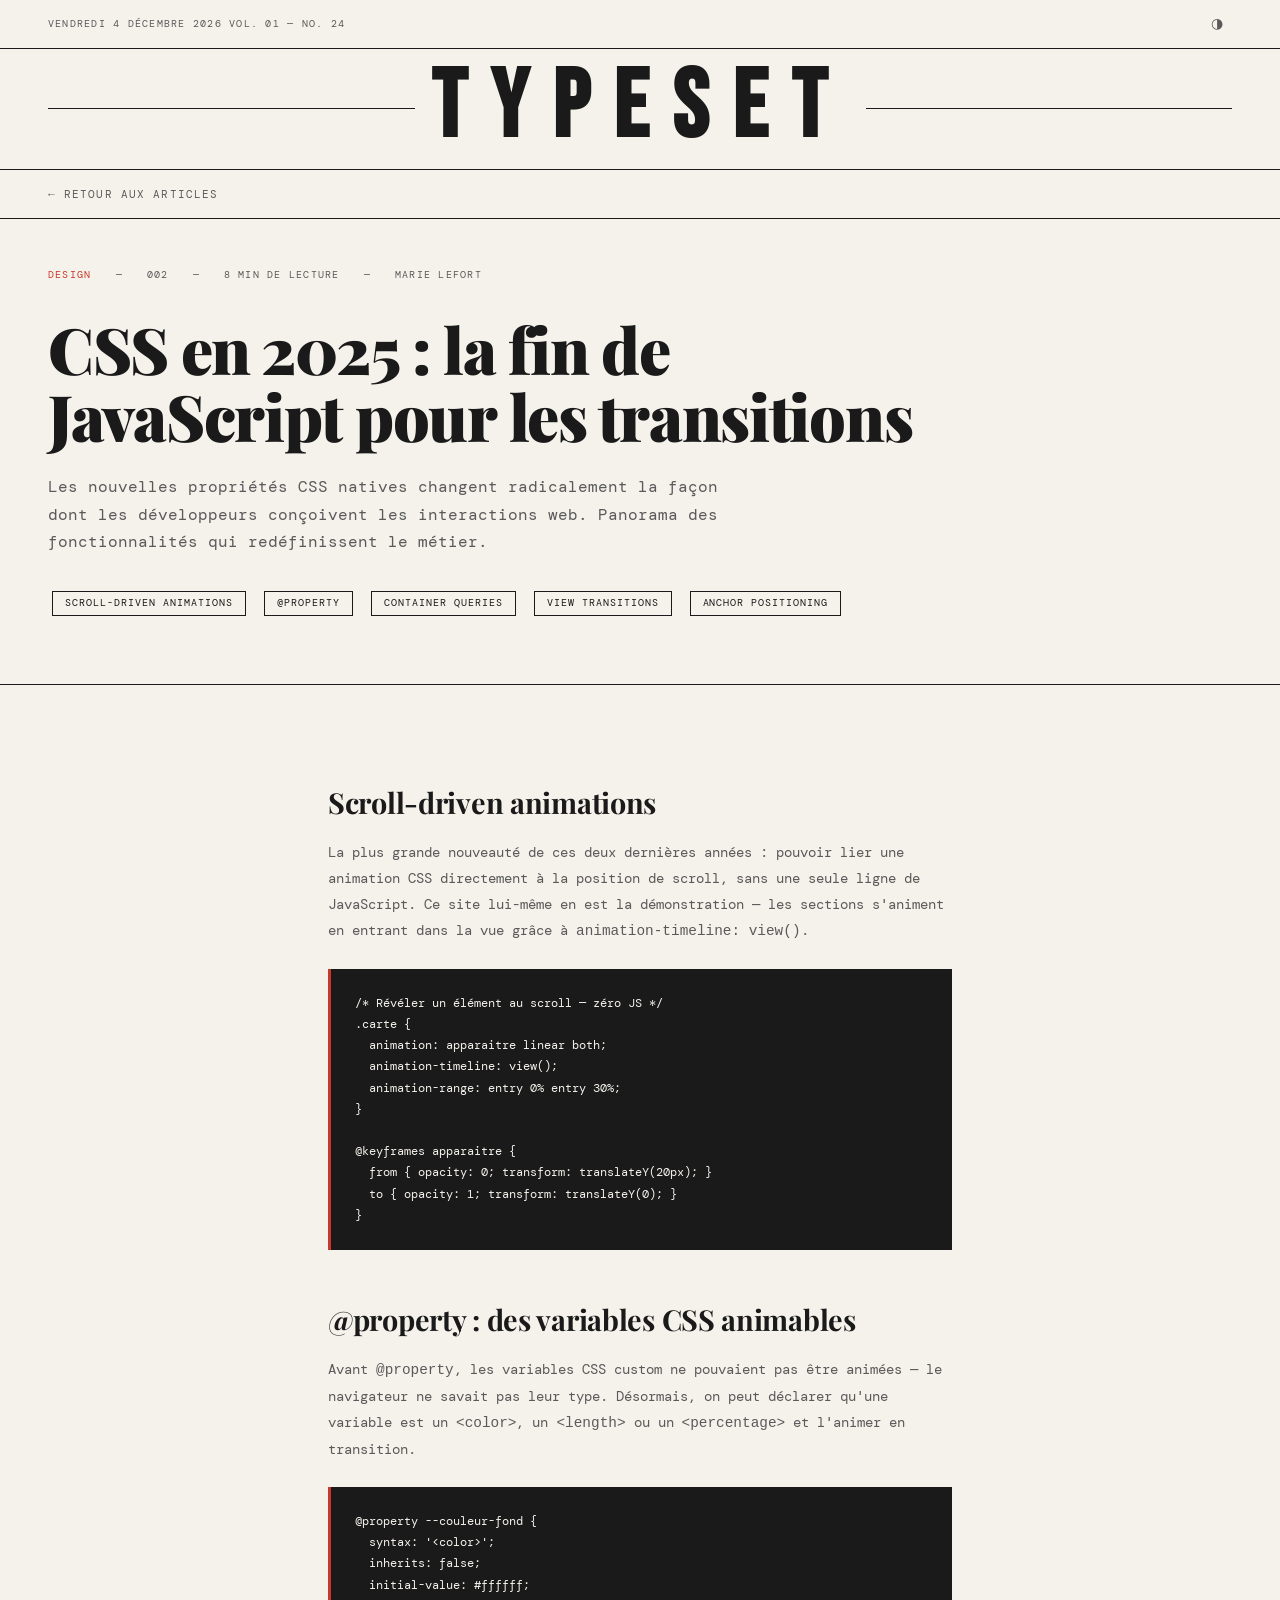
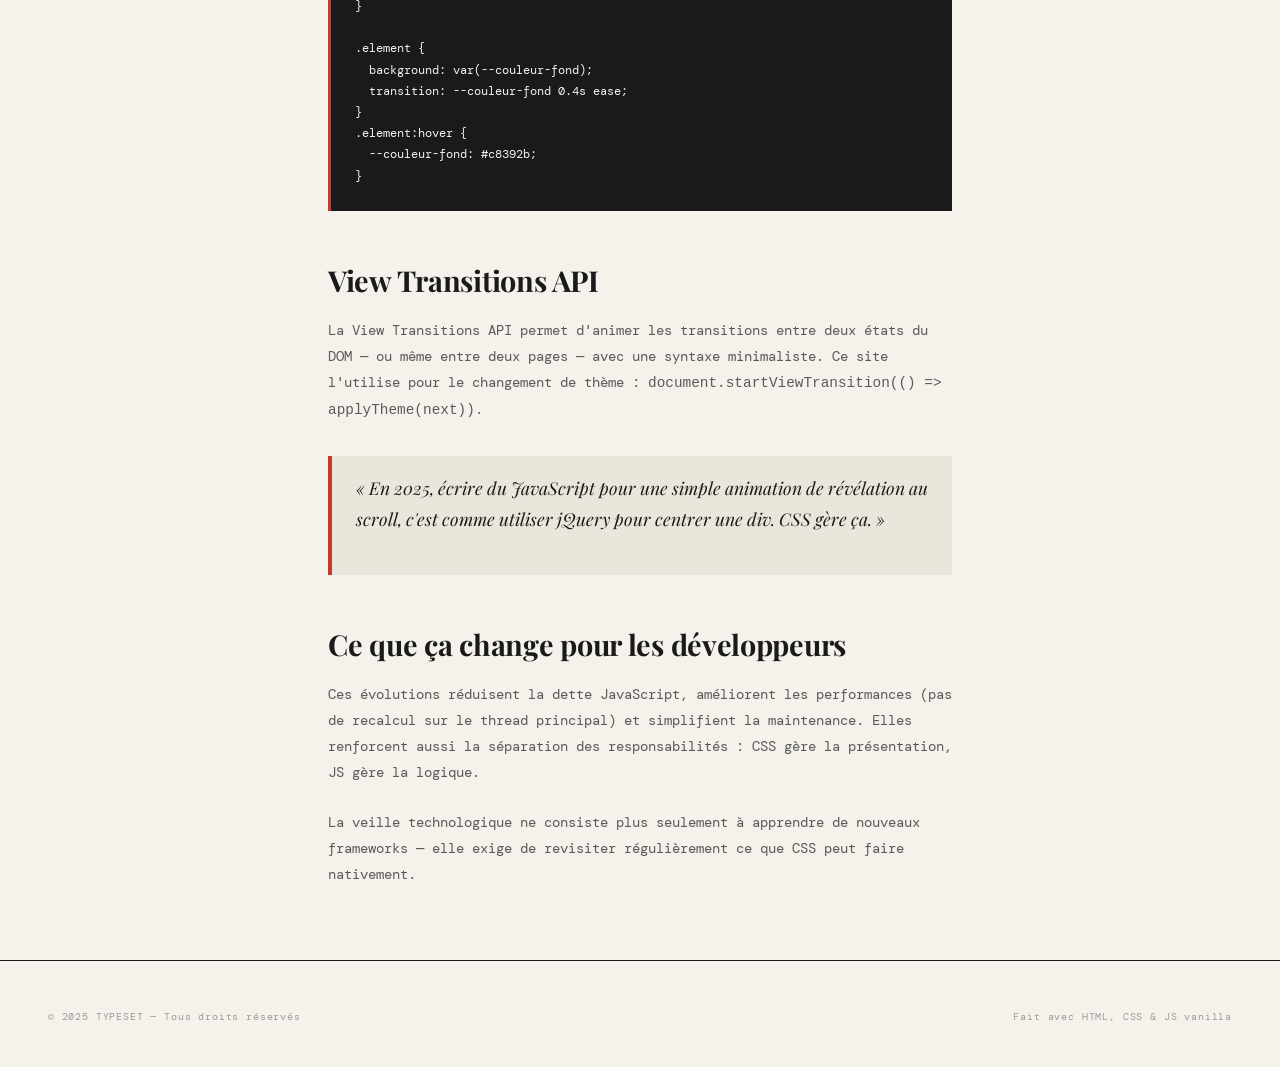
<file: articles/css2025.html>
<!DOCTYPE html>
<html lang="fr">
<head>
  <meta charset="UTF-8" />
  <meta name="viewport" content="width=device-width, initial-scale=1.0" />
  <title>CSS en 2025 — TYPESET</title>
  <link rel="preconnect" href="https://fonts.googleapis.com" />
  <link rel="preconnect" href="https://fonts.gstatic.com" crossorigin />
  <link href="https://fonts.googleapis.com/css2?family=Playfair+Display:ital,wght@0,400;0,700;0,900;1,400;1,700&family=DM+Mono:ital,wght@0,300;0,400;0,500;1,300&family=Bebas+Neue&display=swap" rel="stylesheet" />
  <link rel="stylesheet" href="../css/reset.css" />
  <link rel="stylesheet" href="../css/variables.css" />
  <link rel="stylesheet" href="../css/layout.css" />
  <link rel="stylesheet" href="../css/components.css" />
  <link rel="stylesheet" href="../css/animations.css" />
  <style>
    .code-block {
      background-color: var(--color-inverse-bg);
      color: var(--color-inverse-text);
      font-family: var(--font-mono);
      font-size: 0.78rem;
      line-height: 1.7;
      padding: var(--sp-6);
      margin: var(--sp-6) 0;
      border-left: 3px solid var(--color-accent);
      overflow-x: auto;
      transition: background-color var(--transition-slow), color var(--transition-slow);
    }
    .tech-tag {
      display: inline-block;
      border: var(--border-width) solid var(--color-border);
      font-family: var(--font-mono);
      font-size: 0.62rem;
      letter-spacing: 0.1em;
      text-transform: uppercase;
      padding: var(--sp-1) var(--sp-3);
      margin: var(--sp-1);
    }
    .tech-tags { margin: var(--sp-4) 0; }
  </style>
</head>
<body data-theme="light">

  <header class="site-header">
    <div class="header-top">
      <div class="header-meta">
        <span class="header-date" id="live-date"></span>
        <span class="header-issue">Vol. 01 — No. 24</span>
      </div>
      <div class="header-theme-toggle">
        <button class="theme-btn" id="theme-toggle" aria-label="Toggle theme">
          <span class="theme-icon">◑</span>
        </button>
      </div>
    </div>
    <div class="header-masthead">
      <div class="masthead-line"></div>
      <h1 class="masthead-title"><a href="../index.html">TYPESET</a></h1>
      <div class="masthead-line"></div>
    </div>
  </header>

  <a href="../index.html" class="article-back">← Retour aux articles</a>

  <article>
    <div class="article-header reveal-section">
      <div class="article-meta">
        <span class="article-meta-tag">Design</span>
        <span>—</span>
        <span>002</span>
        <span>—</span>
        <span>8 min de lecture</span>
        <span>—</span>
        <span>Marie Lefort</span>
      </div>
      <h2 class="article-title">CSS en 2025 : la fin de JavaScript pour les transitions</h2>
      <p class="article-lead">Les nouvelles propriétés CSS natives changent radicalement la façon dont les développeurs conçoivent les interactions web. Panorama des fonctionnalités qui redéfinissent le métier.</p>
      <div class="tech-tags">
        <span class="tech-tag">Scroll-driven animations</span>
        <span class="tech-tag">@property</span>
        <span class="tech-tag">Container queries</span>
        <span class="tech-tag">View transitions</span>
        <span class="tech-tag">Anchor positioning</span>
      </div>
    </div>

    <div class="article-body reveal-section">
      <h2>Scroll-driven animations</h2>
      <p>La plus grande nouveauté de ces deux dernières années : pouvoir lier une animation CSS directement à la position de scroll, sans une seule ligne de JavaScript. Ce site lui-même en est la démonstration — les sections s'animent en entrant dans la vue grâce à <code>animation-timeline: view()</code>.</p>

      <div class="code-block">/* Révéler un élément au scroll — zéro JS */<br>
.carte {<br>
&nbsp;&nbsp;animation: apparaitre linear both;<br>
&nbsp;&nbsp;animation-timeline: view();<br>
&nbsp;&nbsp;animation-range: entry 0% entry 30%;<br>
}<br><br>
@keyframes apparaitre {<br>
&nbsp;&nbsp;from { opacity: 0; transform: translateY(20px); }<br>
&nbsp;&nbsp;to   { opacity: 1; transform: translateY(0); }<br>
}
      </div>

      <h2>@property : des variables CSS animables</h2>
      <p>Avant <code>@property</code>, les variables CSS custom ne pouvaient pas être animées — le navigateur ne savait pas leur type. Désormais, on peut déclarer qu'une variable est un <code>&lt;color&gt;</code>, un <code>&lt;length&gt;</code> ou un <code>&lt;percentage&gt;</code> et l'animer en transition.</p>

      <div class="code-block">@property --couleur-fond {<br>
&nbsp;&nbsp;syntax: '&lt;color&gt;';<br>
&nbsp;&nbsp;inherits: false;<br>
&nbsp;&nbsp;initial-value: #ffffff;<br>
}<br><br>
.element {<br>
&nbsp;&nbsp;background: var(--couleur-fond);<br>
&nbsp;&nbsp;transition: --couleur-fond 0.4s ease;<br>
}<br>
.element:hover {<br>
&nbsp;&nbsp;--couleur-fond: #c8392b;<br>
}
      </div>

      <h2>View Transitions API</h2>
      <p>La View Transitions API permet d'animer les transitions entre deux états du DOM — ou même entre deux pages — avec une syntaxe minimaliste. Ce site l'utilise pour le changement de thème : <code>document.startViewTransition(() => applyTheme(next))</code>.</p>

      <blockquote>
        <p>« En 2025, écrire du JavaScript pour une simple animation de révélation au scroll, c'est comme utiliser jQuery pour centrer une div. CSS gère ça. »</p>
      </blockquote>

      <h2>Ce que ça change pour les développeurs</h2>
      <p>Ces évolutions réduisent la dette JavaScript, améliorent les performances (pas de recalcul sur le thread principal) et simplifient la maintenance. Elles renforcent aussi la séparation des responsabilités : CSS gère la présentation, JS gère la logique.</p>
      <p>La veille technologique ne consiste plus seulement à apprendre de nouveaux frameworks — elle exige de revisiter régulièrement ce que CSS peut faire nativement.</p>
    </div>
  </article>

  <footer class="site-footer">
    <div class="footer-bottom">
      <span>© 2025 TYPESET — Tous droits réservés</span>
      <span>Fait avec HTML, CSS & JS vanilla</span>
    </div>
  </footer>

  <script src="../js/theme.js"></script>
  <script src="../js/animations.js"></script>
  <script>
    document.addEventListener('DOMContentLoaded', function() {
      const d = document.getElementById('live-date');
      if (d) d.textContent = new Date().toLocaleDateString('fr-FR', {weekday:'long',year:'numeric',month:'long',day:'numeric'});
    });
  </script>
</body>
</html>
</file>
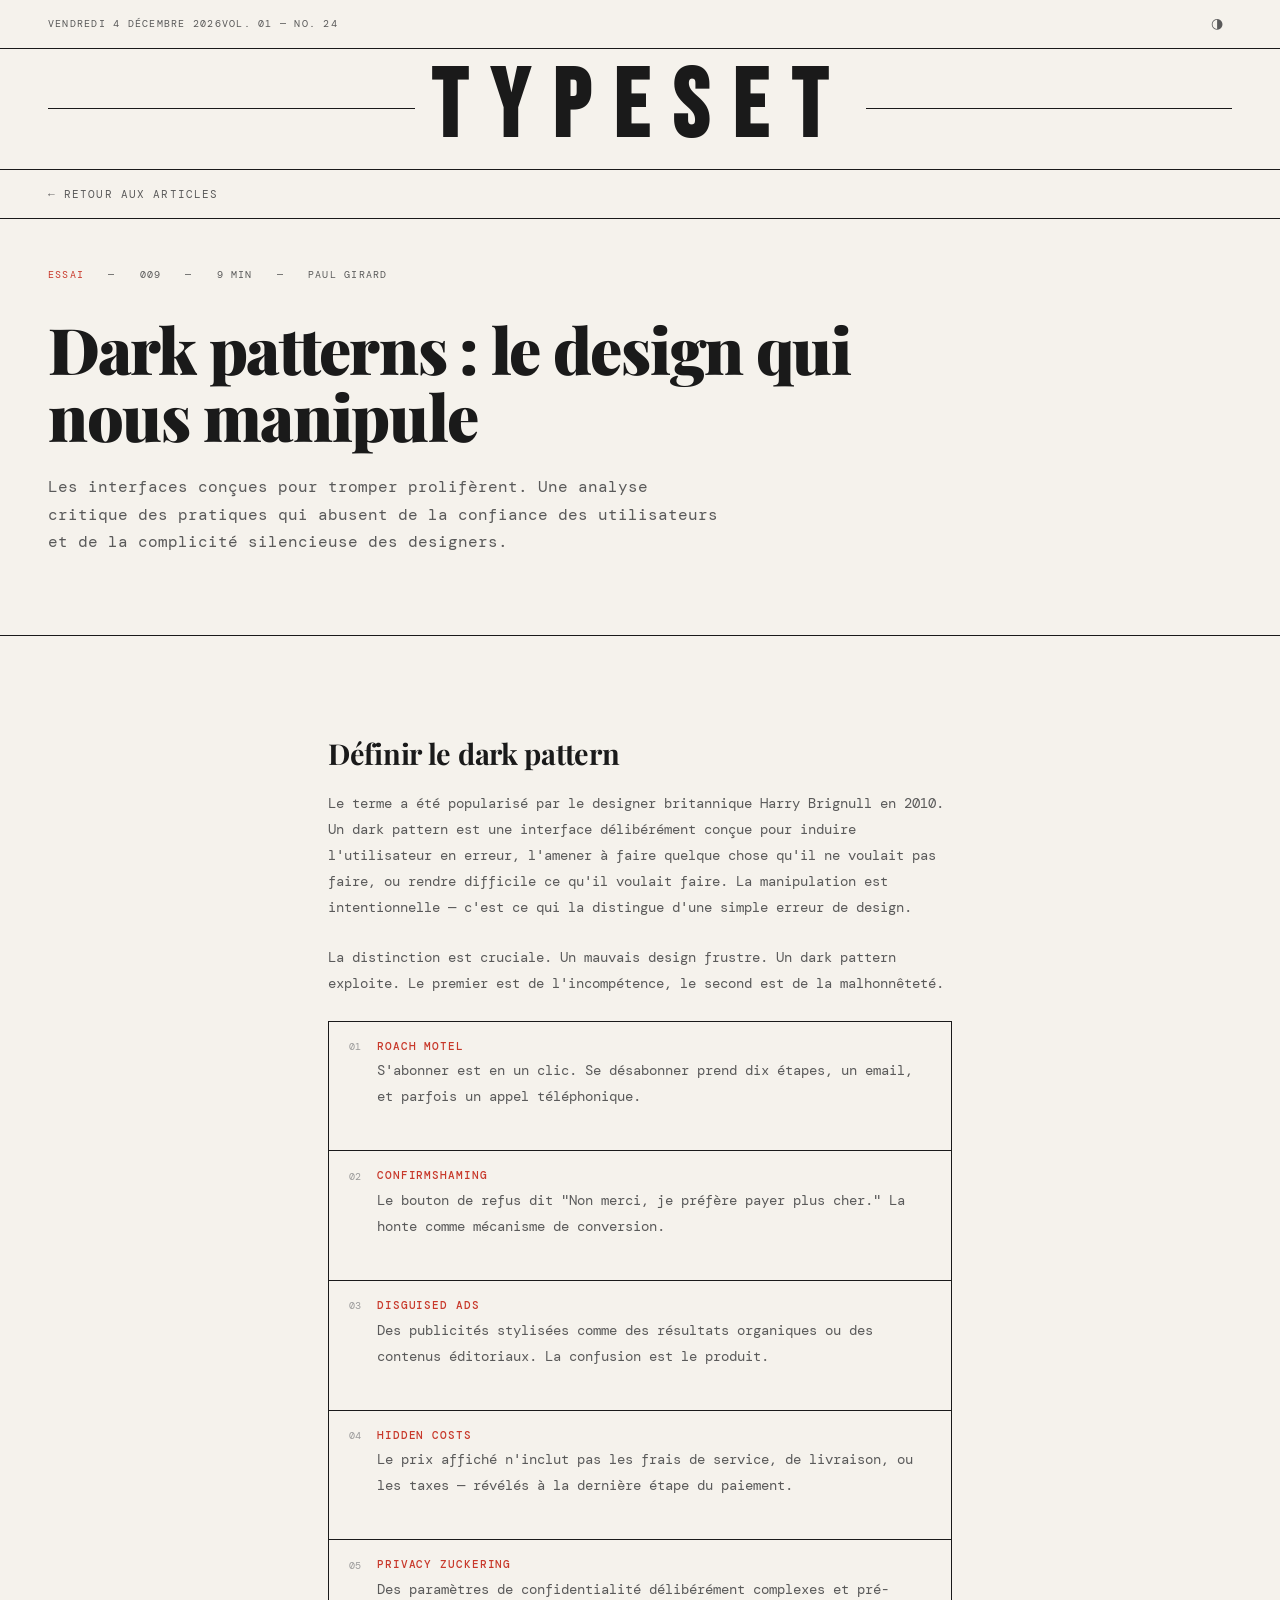
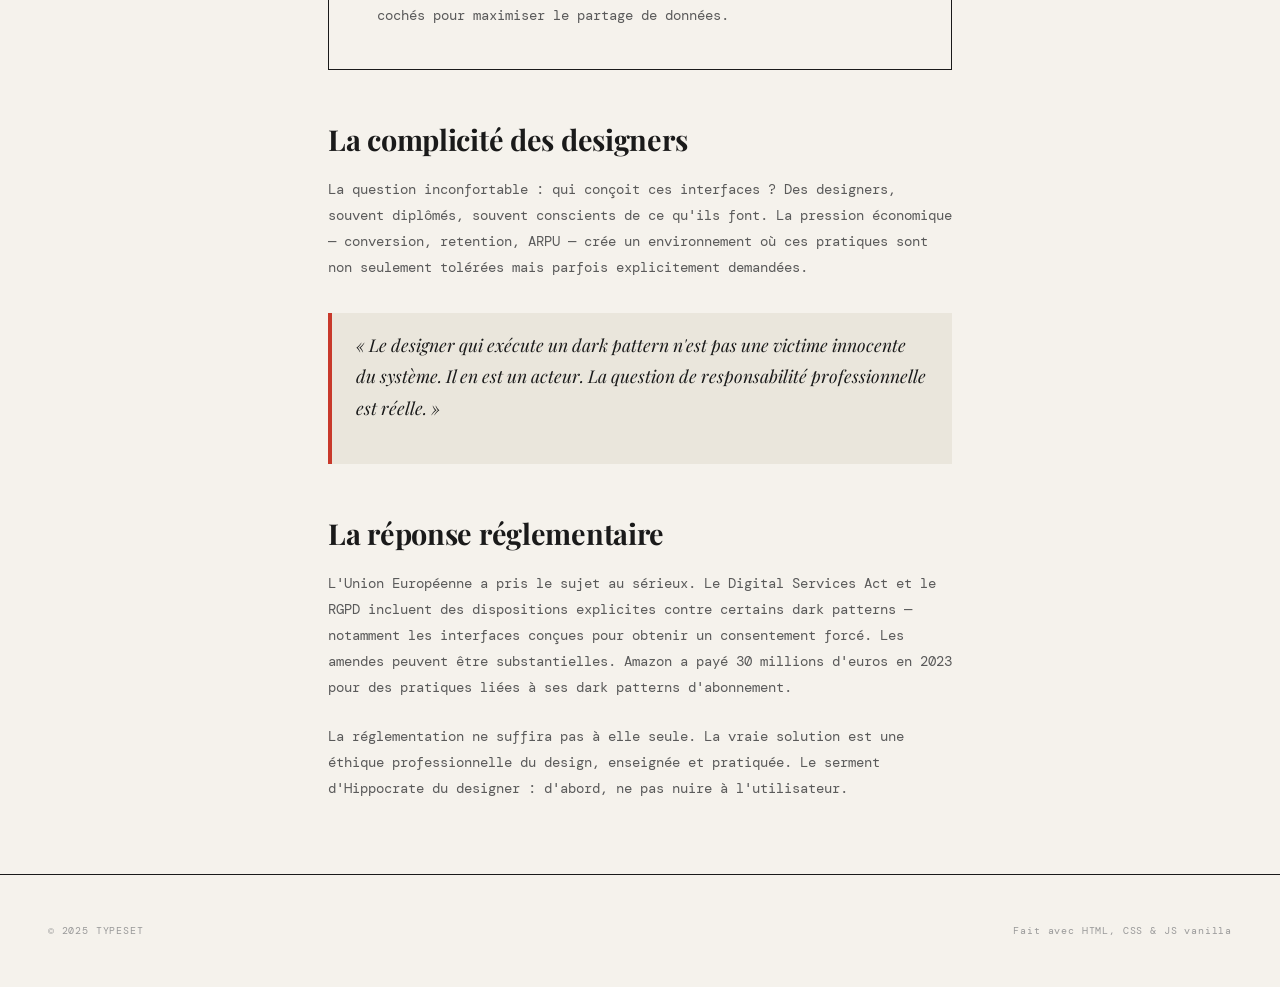
<file: articles/dark-patterns.html>
<!DOCTYPE html>
<html lang="fr">
<head>
  <meta charset="UTF-8" />
  <meta name="viewport" content="width=device-width, initial-scale=1.0" />
  <title>Dark patterns : le design qui nous manipule — TYPESET</title>
  <link rel="preconnect" href="https://fonts.googleapis.com" />
  <link rel="preconnect" href="https://fonts.gstatic.com" crossorigin />
  <link href="https://fonts.googleapis.com/css2?family=Playfair+Display:ital,wght@0,400;0,700;0,900;1,400;1,700&family=DM+Mono:ital,wght@0,300;0,400;0,500;1,300&family=Bebas+Neue&display=swap" rel="stylesheet" />
  <link rel="stylesheet" href="../css/reset.css" />
  <link rel="stylesheet" href="../css/variables.css" />
  <link rel="stylesheet" href="../css/layout.css" />
  <link rel="stylesheet" href="../css/components.css" />
  <link rel="stylesheet" href="../css/animations.css" />
  <style>
    .pattern-list {
      border: 1.5px solid var(--color-border);
      margin: 1.5rem 0;
    }
    .pattern-item {
      display: grid;
      grid-template-columns: auto 1fr;
      gap: 1rem;
      padding: 1rem 1.25rem;
      border-bottom: 1px solid var(--color-border);
    }
    .pattern-item:last-child { border-bottom: none; }
    .pattern-num {
      font-family: var(--font-mono);
      font-size: 0.6rem;
      color: var(--color-text-faint);
      padding-top: 0.15rem;
    }
    .pattern-name {
      font-family: var(--font-mono);
      font-size: 0.7rem;
      font-weight: 500;
      text-transform: uppercase;
      letter-spacing: 0.08em;
      color: var(--color-accent);
      margin-bottom: 0.25rem;
    }
    .pattern-desc {
      font-family: var(--font-mono);
      font-size: 0.78rem;
      line-height: 1.5;
      color: var(--color-text-muted);
    }
  </style>
</head>
<body data-theme="light">
  <header class="site-header">
    <div class="header-top">
      <div class="header-meta"><span class="header-date" id="live-date"></span><span class="header-issue">Vol. 01 — No. 24</span></div>
      <div class="header-theme-toggle"><button class="theme-btn" id="theme-toggle" aria-label="Toggle theme"><span class="theme-icon">◑</span></button></div>
    </div>
    <div class="header-masthead">
      <div class="masthead-line"></div>
      <h1 class="masthead-title"><a href="../index.html">TYPESET</a></h1>
      <div class="masthead-line"></div>
    </div>
  </header>
  <a href="../index.html" class="article-back">← Retour aux articles</a>
  <article>
    <div class="article-header reveal-section">
      <div class="article-meta"><span class="article-meta-tag">Essai</span><span>—</span><span>009</span><span>—</span><span>9 min</span><span>—</span><span>Paul Girard</span></div>
      <h2 class="article-title">Dark patterns : le design qui nous manipule</h2>
      <p class="article-lead">Les interfaces conçues pour tromper prolifèrent. Une analyse critique des pratiques qui abusent de la confiance des utilisateurs et de la complicité silencieuse des designers.</p>
    </div>
    <div class="article-body reveal-section">
      <h2>Définir le dark pattern</h2>
      <p>Le terme a été popularisé par le designer britannique Harry Brignull en 2010. Un dark pattern est une interface délibérément conçue pour induire l'utilisateur en erreur, l'amener à faire quelque chose qu'il ne voulait pas faire, ou rendre difficile ce qu'il voulait faire. La manipulation est intentionnelle — c'est ce qui la distingue d'une simple erreur de design.</p>
      <p>La distinction est cruciale. Un mauvais design frustre. Un dark pattern exploite. Le premier est de l'incompétence, le second est de la malhonnêteté.</p>

      <div class="pattern-list">
        <div class="pattern-item">
          <span class="pattern-num">01</span>
          <div><div class="pattern-name">Roach Motel</div><p class="pattern-desc">S'abonner est en un clic. Se désabonner prend dix étapes, un email, et parfois un appel téléphonique.</p></div>
        </div>
        <div class="pattern-item">
          <span class="pattern-num">02</span>
          <div><div class="pattern-name">Confirmshaming</div><p class="pattern-desc">Le bouton de refus dit "Non merci, je préfère payer plus cher." La honte comme mécanisme de conversion.</p></div>
        </div>
        <div class="pattern-item">
          <span class="pattern-num">03</span>
          <div><div class="pattern-name">Disguised Ads</div><p class="pattern-desc">Des publicités stylisées comme des résultats organiques ou des contenus éditoriaux. La confusion est le produit.</p></div>
        </div>
        <div class="pattern-item">
          <span class="pattern-num">04</span>
          <div><div class="pattern-name">Hidden Costs</div><p class="pattern-desc">Le prix affiché n'inclut pas les frais de service, de livraison, ou les taxes — révélés à la dernière étape du paiement.</p></div>
        </div>
        <div class="pattern-item">
          <span class="pattern-num">05</span>
          <div><div class="pattern-name">Privacy Zuckering</div><p class="pattern-desc">Des paramètres de confidentialité délibérément complexes et pré-cochés pour maximiser le partage de données.</p></div>
        </div>
      </div>

      <h2>La complicité des designers</h2>
      <p>La question inconfortable : qui conçoit ces interfaces ? Des designers, souvent diplômés, souvent conscients de ce qu'ils font. La pression économique — conversion, retention, ARPU — crée un environnement où ces pratiques sont non seulement tolérées mais parfois explicitement demandées.</p>
      <blockquote><p>« Le designer qui exécute un dark pattern n'est pas une victime innocente du système. Il en est un acteur. La question de responsabilité professionnelle est réelle. »</p></blockquote>
      <h2>La réponse réglementaire</h2>
      <p>L'Union Européenne a pris le sujet au sérieux. Le Digital Services Act et le RGPD incluent des dispositions explicites contre certains dark patterns — notamment les interfaces conçues pour obtenir un consentement forcé. Les amendes peuvent être substantielles. Amazon a payé 30 millions d'euros en 2023 pour des pratiques liées à ses dark patterns d'abonnement.</p>
      <p>La réglementation ne suffira pas à elle seule. La vraie solution est une éthique professionnelle du design, enseignée et pratiquée. Le serment d'Hippocrate du designer : d'abord, ne pas nuire à l'utilisateur.</p>
    </div>
  </article>
  <footer class="site-footer"><div class="footer-bottom"><span>© 2025 TYPESET</span><span>Fait avec HTML, CSS & JS vanilla</span></div></footer>
  <script src="../js/theme.js"></script>
  <script src="../js/animations.js"></script>
  <script>document.addEventListener('DOMContentLoaded',function(){var d=document.getElementById('live-date');if(d)d.textContent=new Date().toLocaleDateString('fr-FR',{weekday:'long',year:'numeric',month:'long',day:'numeric'});});</script>
</body>
</html>
</file>
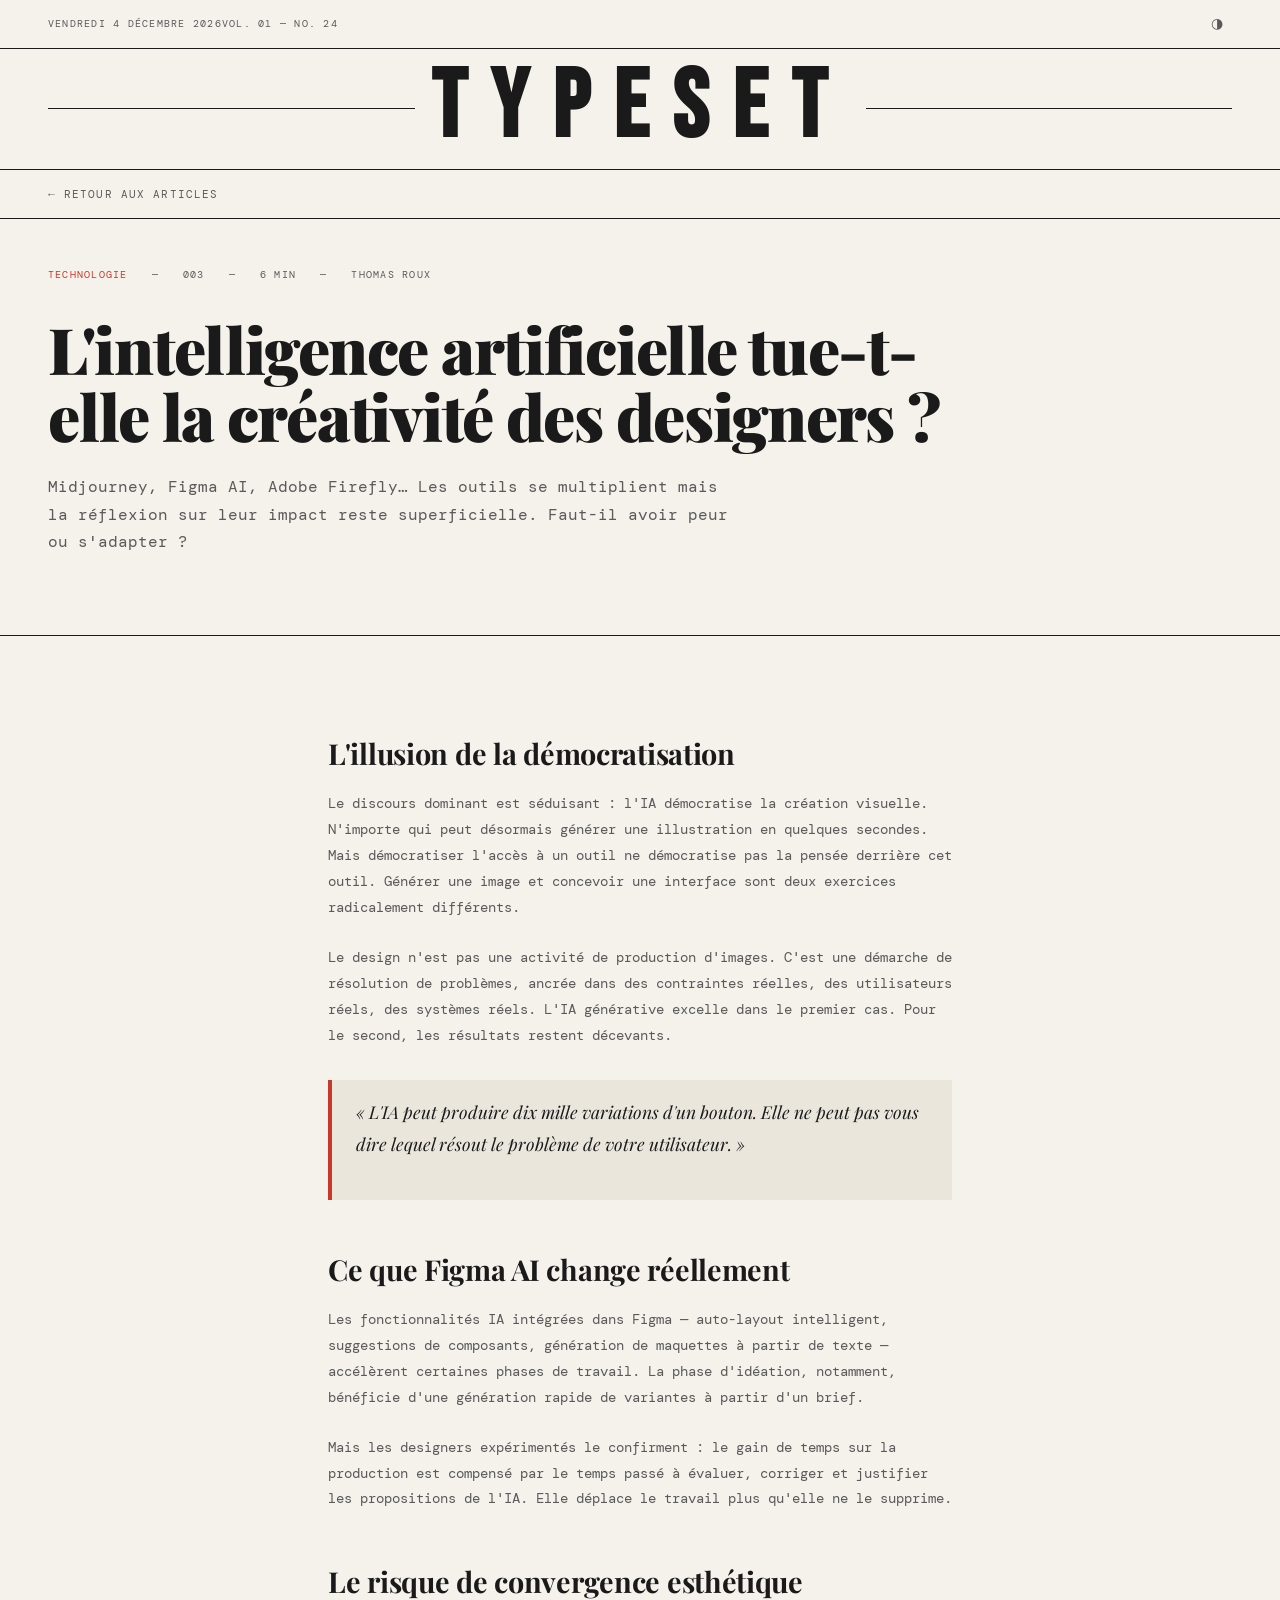
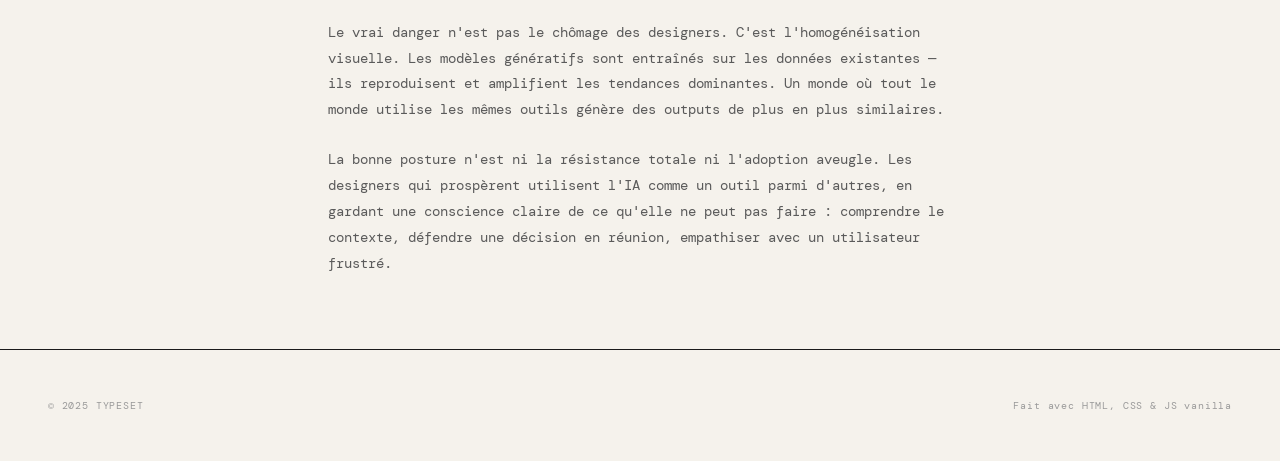
<file: articles/ia-design.html>
<!DOCTYPE html>
<html lang="fr">
<head>
  <meta charset="UTF-8" />
  <meta name="viewport" content="width=device-width, initial-scale=1.0" />
  <title>L'IA tue-t-elle la créativité des designers ? — TYPESET</title>
  <link rel="preconnect" href="https://fonts.googleapis.com" />
  <link rel="preconnect" href="https://fonts.gstatic.com" crossorigin />
  <link href="https://fonts.googleapis.com/css2?family=Playfair+Display:ital,wght@0,400;0,700;0,900;1,400;1,700&family=DM+Mono:ital,wght@0,300;0,400;0,500;1,300&family=Bebas+Neue&display=swap" rel="stylesheet" />
  <link rel="stylesheet" href="../css/reset.css" />
  <link rel="stylesheet" href="../css/variables.css" />
  <link rel="stylesheet" href="../css/layout.css" />
  <link rel="stylesheet" href="../css/components.css" />
  <link rel="stylesheet" href="../css/animations.css" />
</head>
<body data-theme="light">
  <header class="site-header">
    <div class="header-top">
      <div class="header-meta"><span class="header-date" id="live-date"></span><span class="header-issue">Vol. 01 — No. 24</span></div>
      <div class="header-theme-toggle"><button class="theme-btn" id="theme-toggle" aria-label="Toggle theme"><span class="theme-icon">◑</span></button></div>
    </div>
    <div class="header-masthead">
      <div class="masthead-line"></div>
      <h1 class="masthead-title"><a href="../index.html">TYPESET</a></h1>
      <div class="masthead-line"></div>
    </div>
  </header>
  <a href="../index.html" class="article-back">← Retour aux articles</a>
  <article>
    <div class="article-header reveal-section">
      <div class="article-meta"><span class="article-meta-tag">Technologie</span><span>—</span><span>003</span><span>—</span><span>6 min</span><span>—</span><span>Thomas Roux</span></div>
      <h2 class="article-title">L'intelligence artificielle tue-t-elle la créativité des designers ?</h2>
      <p class="article-lead">Midjourney, Figma AI, Adobe Firefly… Les outils se multiplient mais la réflexion sur leur impact reste superficielle. Faut-il avoir peur ou s'adapter ?</p>
    </div>
    <div class="article-body reveal-section">
      <h2>L'illusion de la démocratisation</h2>
      <p>Le discours dominant est séduisant : l'IA démocratise la création visuelle. N'importe qui peut désormais générer une illustration en quelques secondes. Mais démocratiser l'accès à un outil ne démocratise pas la pensée derrière cet outil. Générer une image et concevoir une interface sont deux exercices radicalement différents.</p>
      <p>Le design n'est pas une activité de production d'images. C'est une démarche de résolution de problèmes, ancrée dans des contraintes réelles, des utilisateurs réels, des systèmes réels. L'IA générative excelle dans le premier cas. Pour le second, les résultats restent décevants.</p>
      <blockquote><p>« L'IA peut produire dix mille variations d'un bouton. Elle ne peut pas vous dire lequel résout le problème de votre utilisateur. »</p></blockquote>
      <h2>Ce que Figma AI change réellement</h2>
      <p>Les fonctionnalités IA intégrées dans Figma — auto-layout intelligent, suggestions de composants, génération de maquettes à partir de texte — accélèrent certaines phases de travail. La phase d'idéation, notamment, bénéficie d'une génération rapide de variantes à partir d'un brief.</p>
      <p>Mais les designers expérimentés le confirment : le gain de temps sur la production est compensé par le temps passé à évaluer, corriger et justifier les propositions de l'IA. Elle déplace le travail plus qu'elle ne le supprime.</p>
      <h2>Le risque de convergence esthétique</h2>
      <p>Le vrai danger n'est pas le chômage des designers. C'est l'homogénéisation visuelle. Les modèles génératifs sont entraînés sur les données existantes — ils reproduisent et amplifient les tendances dominantes. Un monde où tout le monde utilise les mêmes outils génère des outputs de plus en plus similaires.</p>
      <p>La bonne posture n'est ni la résistance totale ni l'adoption aveugle. Les designers qui prospèrent utilisent l'IA comme un outil parmi d'autres, en gardant une conscience claire de ce qu'elle ne peut pas faire : comprendre le contexte, défendre une décision en réunion, empathiser avec un utilisateur frustré.</p>
    </div>
  </article>
  <footer class="site-footer"><div class="footer-bottom"><span>© 2025 TYPESET</span><span>Fait avec HTML, CSS & JS vanilla</span></div></footer>
  <script src="../js/theme.js"></script>
  <script src="../js/animations.js"></script>
  <script>document.addEventListener('DOMContentLoaded',function(){var d=document.getElementById('live-date');if(d)d.textContent=new Date().toLocaleDateString('fr-FR',{weekday:'long',year:'numeric',month:'long',day:'numeric'});});</script>
</body>
</html>
</file>
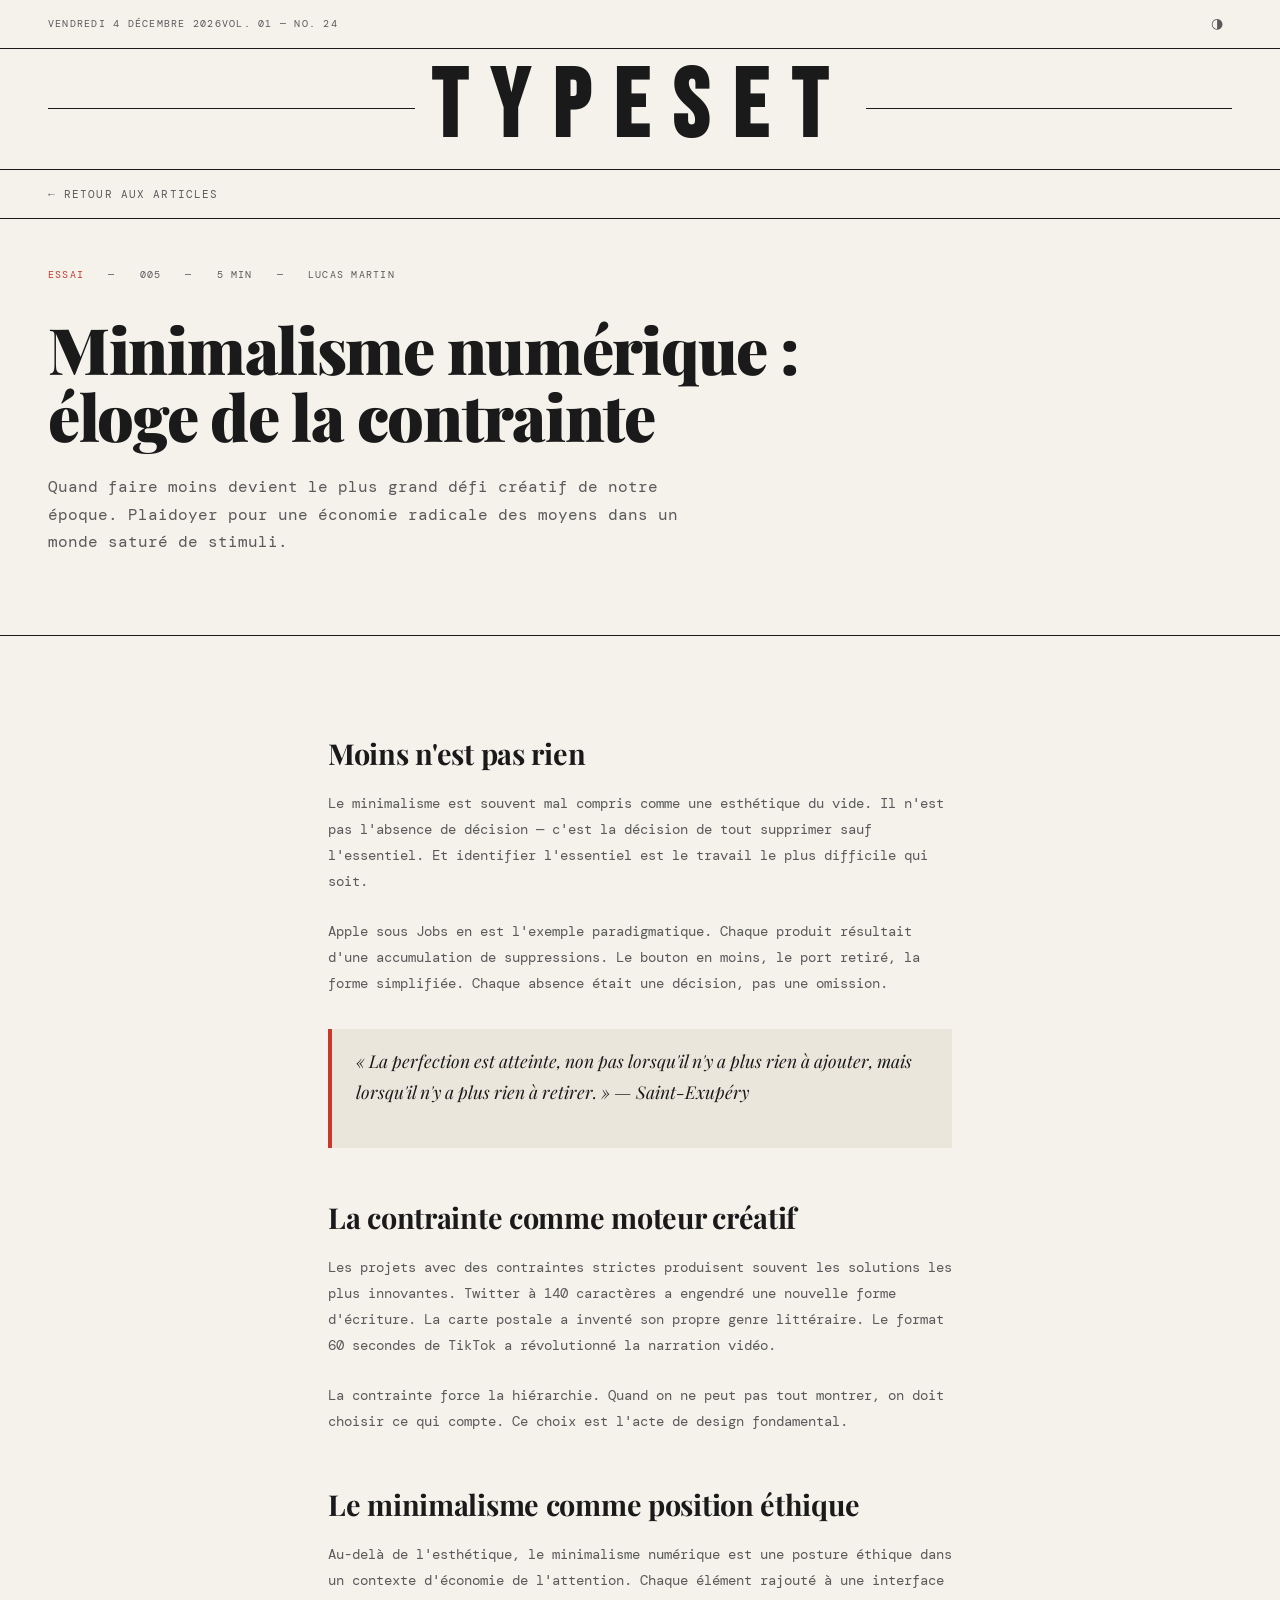
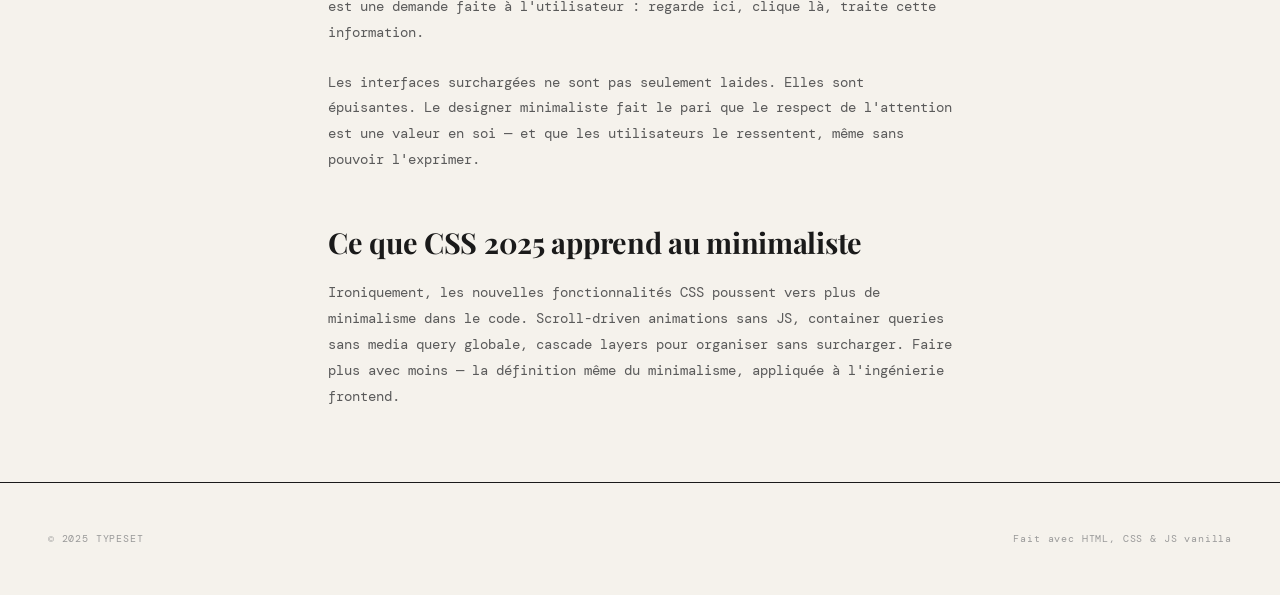
<file: articles/minimalisme.html>
<!DOCTYPE html>
<html lang="fr">
<head>
  <meta charset="UTF-8" />
  <meta name="viewport" content="width=device-width, initial-scale=1.0" />
  <title>Minimalisme numérique : éloge de la contrainte — TYPESET</title>
  <link rel="preconnect" href="https://fonts.googleapis.com" />
  <link rel="preconnect" href="https://fonts.gstatic.com" crossorigin />
  <link href="https://fonts.googleapis.com/css2?family=Playfair+Display:ital,wght@0,400;0,700;0,900;1,400;1,700&family=DM+Mono:ital,wght@0,300;0,400;0,500;1,300&family=Bebas+Neue&display=swap" rel="stylesheet" />
  <link rel="stylesheet" href="../css/reset.css" />
  <link rel="stylesheet" href="../css/variables.css" />
  <link rel="stylesheet" href="../css/layout.css" />
  <link rel="stylesheet" href="../css/components.css" />
  <link rel="stylesheet" href="../css/animations.css" />
</head>
<body data-theme="light">
  <header class="site-header">
    <div class="header-top">
      <div class="header-meta"><span class="header-date" id="live-date"></span><span class="header-issue">Vol. 01 — No. 24</span></div>
      <div class="header-theme-toggle"><button class="theme-btn" id="theme-toggle" aria-label="Toggle theme"><span class="theme-icon">◑</span></button></div>
    </div>
    <div class="header-masthead">
      <div class="masthead-line"></div>
      <h1 class="masthead-title"><a href="../index.html">TYPESET</a></h1>
      <div class="masthead-line"></div>
    </div>
  </header>
  <a href="../index.html" class="article-back">← Retour aux articles</a>
  <article>
    <div class="article-header reveal-section">
      <div class="article-meta"><span class="article-meta-tag">Essai</span><span>—</span><span>005</span><span>—</span><span>5 min</span><span>—</span><span>Lucas Martin</span></div>
      <h2 class="article-title">Minimalisme numérique : éloge de la contrainte</h2>
      <p class="article-lead">Quand faire moins devient le plus grand défi créatif de notre époque. Plaidoyer pour une économie radicale des moyens dans un monde saturé de stimuli.</p>
    </div>
    <div class="article-body reveal-section">
      <h2>Moins n'est pas rien</h2>
      <p>Le minimalisme est souvent mal compris comme une esthétique du vide. Il n'est pas l'absence de décision — c'est la décision de tout supprimer sauf l'essentiel. Et identifier l'essentiel est le travail le plus difficile qui soit.</p>
      <p>Apple sous Jobs en est l'exemple paradigmatique. Chaque produit résultait d'une accumulation de suppressions. Le bouton en moins, le port retiré, la forme simplifiée. Chaque absence était une décision, pas une omission.</p>
      <blockquote><p>« La perfection est atteinte, non pas lorsqu'il n'y a plus rien à ajouter, mais lorsqu'il n'y a plus rien à retirer. » — Saint-Exupéry</p></blockquote>
      <h2>La contrainte comme moteur créatif</h2>
      <p>Les projets avec des contraintes strictes produisent souvent les solutions les plus innovantes. Twitter à 140 caractères a engendré une nouvelle forme d'écriture. La carte postale a inventé son propre genre littéraire. Le format 60 secondes de TikTok a révolutionné la narration vidéo.</p>
      <p>La contrainte force la hiérarchie. Quand on ne peut pas tout montrer, on doit choisir ce qui compte. Ce choix est l'acte de design fondamental.</p>
      <h2>Le minimalisme comme position éthique</h2>
      <p>Au-delà de l'esthétique, le minimalisme numérique est une posture éthique dans un contexte d'économie de l'attention. Chaque élément rajouté à une interface est une demande faite à l'utilisateur : regarde ici, clique là, traite cette information.</p>
      <p>Les interfaces surchargées ne sont pas seulement laides. Elles sont épuisantes. Le designer minimaliste fait le pari que le respect de l'attention est une valeur en soi — et que les utilisateurs le ressentent, même sans pouvoir l'exprimer.</p>
      <h2>Ce que CSS 2025 apprend au minimaliste</h2>
      <p>Ironiquement, les nouvelles fonctionnalités CSS poussent vers plus de minimalisme dans le code. Scroll-driven animations sans JS, container queries sans media query globale, cascade layers pour organiser sans surcharger. Faire plus avec moins — la définition même du minimalisme, appliquée à l'ingénierie frontend.</p>
    </div>
  </article>
  <footer class="site-footer"><div class="footer-bottom"><span>© 2025 TYPESET</span><span>Fait avec HTML, CSS & JS vanilla</span></div></footer>
  <script src="../js/theme.js"></script>
  <script src="../js/animations.js"></script>
  <script>document.addEventListener('DOMContentLoaded',function(){var d=document.getElementById('live-date');if(d)d.textContent=new Date().toLocaleDateString('fr-FR',{weekday:'long',year:'numeric',month:'long',day:'numeric'});});</script>
</body>
</html>
</file>
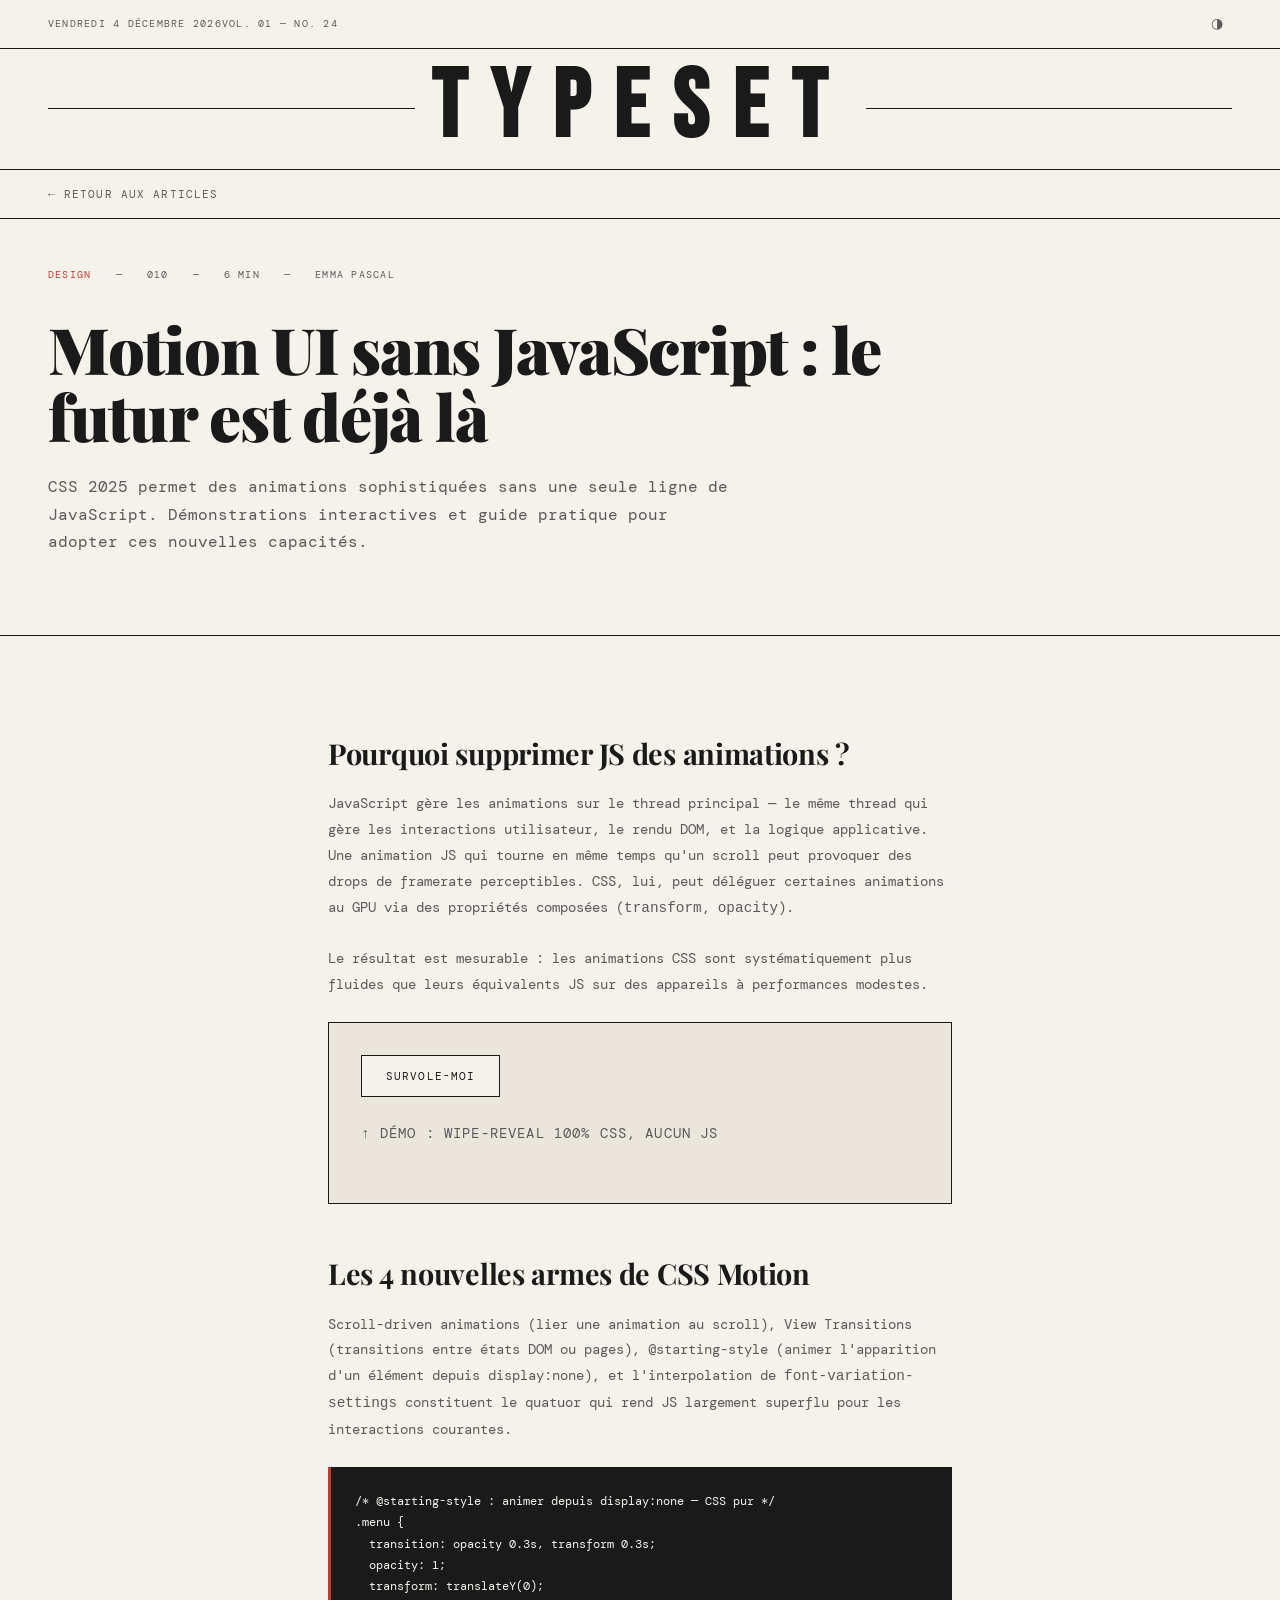
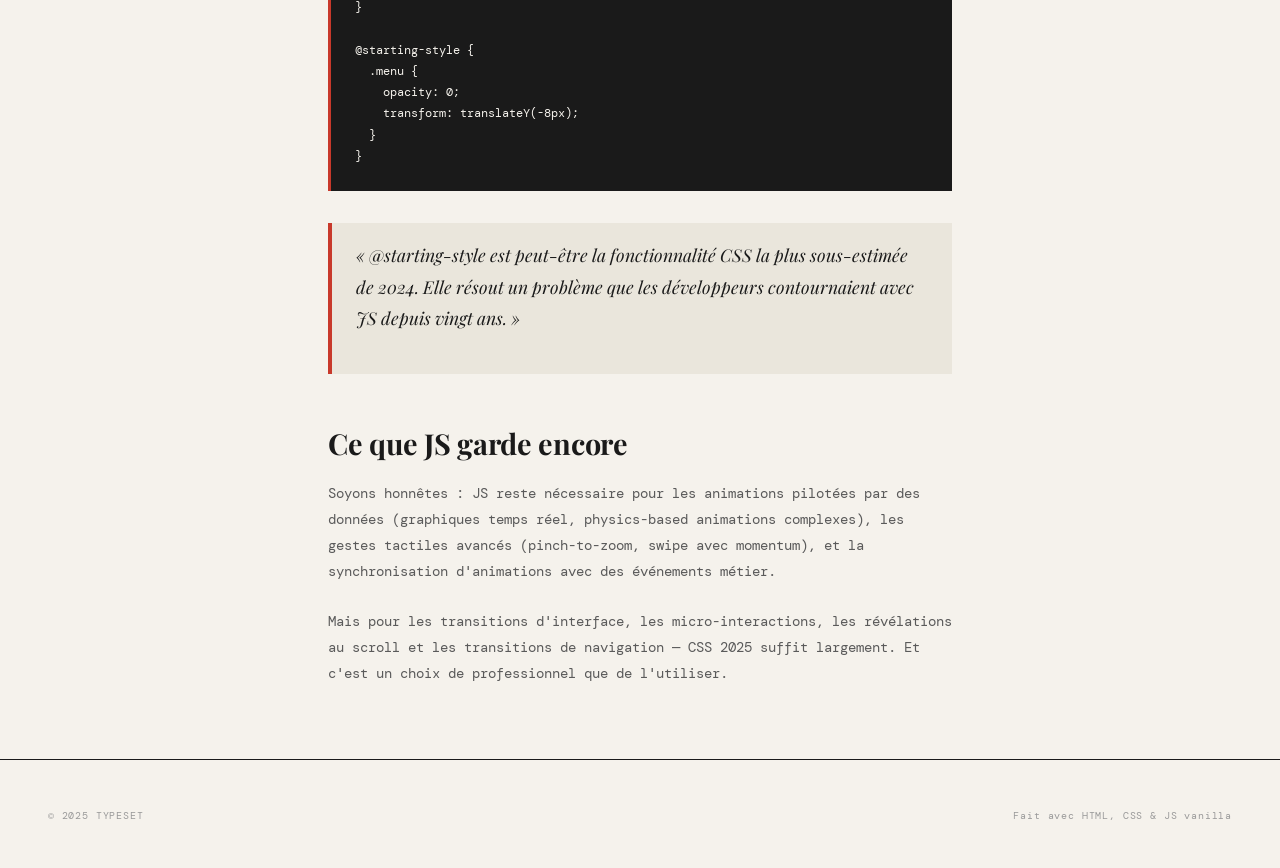
<file: articles/motion-ui.html>
<!DOCTYPE html>
<html lang="fr">
<head>
  <meta charset="UTF-8" />
  <meta name="viewport" content="width=device-width, initial-scale=1.0" />
  <title>Motion UI sans JavaScript — TYPESET</title>
  <link rel="preconnect" href="https://fonts.googleapis.com" />
  <link rel="preconnect" href="https://fonts.gstatic.com" crossorigin />
  <link href="https://fonts.googleapis.com/css2?family=Playfair+Display:ital,wght@0,400;0,700;0,900;1,400;1,700&family=DM+Mono:ital,wght@0,300;0,400;0,500;1,300&family=Bebas+Neue&display=swap" rel="stylesheet" />
  <link rel="stylesheet" href="../css/reset.css" />
  <link rel="stylesheet" href="../css/variables.css" />
  <link rel="stylesheet" href="../css/layout.css" />
  <link rel="stylesheet" href="../css/components.css" />
  <link rel="stylesheet" href="../css/animations.css" />
  <style>
    .code-block {
      background-color: var(--color-inverse-bg);
      color: var(--color-inverse-text);
      font-family: var(--font-mono);
      font-size: 0.78rem;
      line-height: 1.7;
      padding: 1.5rem;
      margin: 1.5rem 0;
      border-left: 3px solid var(--color-accent);
      overflow-x: auto;
      transition: background-color var(--transition-slow), color var(--transition-slow);
    }
    .demo-box {
      border: 1.5px solid var(--color-border);
      padding: 2rem;
      margin: 1.5rem 0;
      background: var(--color-surface);
      display: flex;
      gap: 1rem;
      flex-wrap: wrap;
      align-items: center;
    }
    .demo-btn {
      font-family: var(--font-mono);
      font-size: 0.7rem;
      letter-spacing: 0.1em;
      text-transform: uppercase;
      border: 1.5px solid var(--color-border);
      padding: 0.75rem 1.5rem;
      cursor: pointer;
      color: var(--color-text);
      background: var(--color-bg);
      position: relative;
      overflow: hidden;
      transition: color 0.3s;
    }
    .demo-btn::before {
      content: '';
      position: absolute;
      inset: 0;
      background: var(--color-text);
      transform: translateX(-101%);
      transition: transform 0.3s cubic-bezier(0.4,0,0.2,1);
    }
    .demo-btn:hover::before { transform: translateX(0); }
    .demo-btn:hover { color: var(--color-bg); }
    .demo-btn span { position: relative; z-index: 1; }
    .demo-label {
      font-family: var(--font-mono);
      font-size: 0.62rem;
      color: var(--color-text-faint);
      letter-spacing: 0.08em;
      text-transform: uppercase;
      width: 100%;
      margin-top: 0.5rem;
    }
  </style>
</head>
<body data-theme="light">
  <header class="site-header">
    <div class="header-top">
      <div class="header-meta"><span class="header-date" id="live-date"></span><span class="header-issue">Vol. 01 — No. 24</span></div>
      <div class="header-theme-toggle"><button class="theme-btn" id="theme-toggle" aria-label="Toggle theme"><span class="theme-icon">◑</span></button></div>
    </div>
    <div class="header-masthead">
      <div class="masthead-line"></div>
      <h1 class="masthead-title"><a href="../index.html">TYPESET</a></h1>
      <div class="masthead-line"></div>
    </div>
  </header>
  <a href="../index.html" class="article-back">← Retour aux articles</a>
  <article>
    <div class="article-header reveal-section">
      <div class="article-meta"><span class="article-meta-tag">Design</span><span>—</span><span>010</span><span>—</span><span>6 min</span><span>—</span><span>Emma Pascal</span></div>
      <h2 class="article-title">Motion UI sans JavaScript : le futur est déjà là</h2>
      <p class="article-lead">CSS 2025 permet des animations sophistiquées sans une seule ligne de JavaScript. Démonstrations interactives et guide pratique pour adopter ces nouvelles capacités.</p>
    </div>
    <div class="article-body reveal-section">
      <h2>Pourquoi supprimer JS des animations ?</h2>
      <p>JavaScript gère les animations sur le thread principal — le même thread qui gère les interactions utilisateur, le rendu DOM, et la logique applicative. Une animation JS qui tourne en même temps qu'un scroll peut provoquer des drops de framerate perceptibles. CSS, lui, peut déléguer certaines animations au GPU via des propriétés composées (<code>transform</code>, <code>opacity</code>).</p>
      <p>Le résultat est mesurable : les animations CSS sont systématiquement plus fluides que leurs équivalents JS sur des appareils à performances modestes.</p>

      <div class="demo-box">
        <button class="demo-btn"><span>Survole-moi</span></button>
        <p class="demo-label">↑ Démo : wipe-reveal 100% CSS, aucun JS</p>
      </div>

      <h2>Les 4 nouvelles armes de CSS Motion</h2>
      <p>Scroll-driven animations (lier une animation au scroll), View Transitions (transitions entre états DOM ou pages), @starting-style (animer l'apparition d'un élément depuis display:none), et l'interpolation de <code>font-variation-settings</code> constituent le quatuor qui rend JS largement superflu pour les interactions courantes.</p>

      <div class="code-block">/* @starting-style : animer depuis display:none — CSS pur */<br>
.menu {<br>
&nbsp;&nbsp;transition: opacity 0.3s, transform 0.3s;<br>
&nbsp;&nbsp;opacity: 1;<br>
&nbsp;&nbsp;transform: translateY(0);<br>
}<br><br>
@starting-style {<br>
&nbsp;&nbsp;.menu {<br>
&nbsp;&nbsp;&nbsp;&nbsp;opacity: 0;<br>
&nbsp;&nbsp;&nbsp;&nbsp;transform: translateY(-8px);<br>
&nbsp;&nbsp;}<br>
}
      </div>

      <blockquote><p>« @starting-style est peut-être la fonctionnalité CSS la plus sous-estimée de 2024. Elle résout un problème que les développeurs contournaient avec JS depuis vingt ans. »</p></blockquote>

      <h2>Ce que JS garde encore</h2>
      <p>Soyons honnêtes : JS reste nécessaire pour les animations pilotées par des données (graphiques temps réel, physics-based animations complexes), les gestes tactiles avancés (pinch-to-zoom, swipe avec momentum), et la synchronisation d'animations avec des événements métier.</p>
      <p>Mais pour les transitions d'interface, les micro-interactions, les révélations au scroll et les transitions de navigation — CSS 2025 suffit largement. Et c'est un choix de professionnel que de l'utiliser.</p>
    </div>
  </article>
  <footer class="site-footer"><div class="footer-bottom"><span>© 2025 TYPESET</span><span>Fait avec HTML, CSS & JS vanilla</span></div></footer>
  <script src="../js/theme.js"></script>
  <script src="../js/animations.js"></script>
  <script>document.addEventListener('DOMContentLoaded',function(){var d=document.getElementById('live-date');if(d)d.textContent=new Date().toLocaleDateString('fr-FR',{weekday:'long',year:'numeric',month:'long',day:'numeric'});});</script>
</body>
</html>
</file>
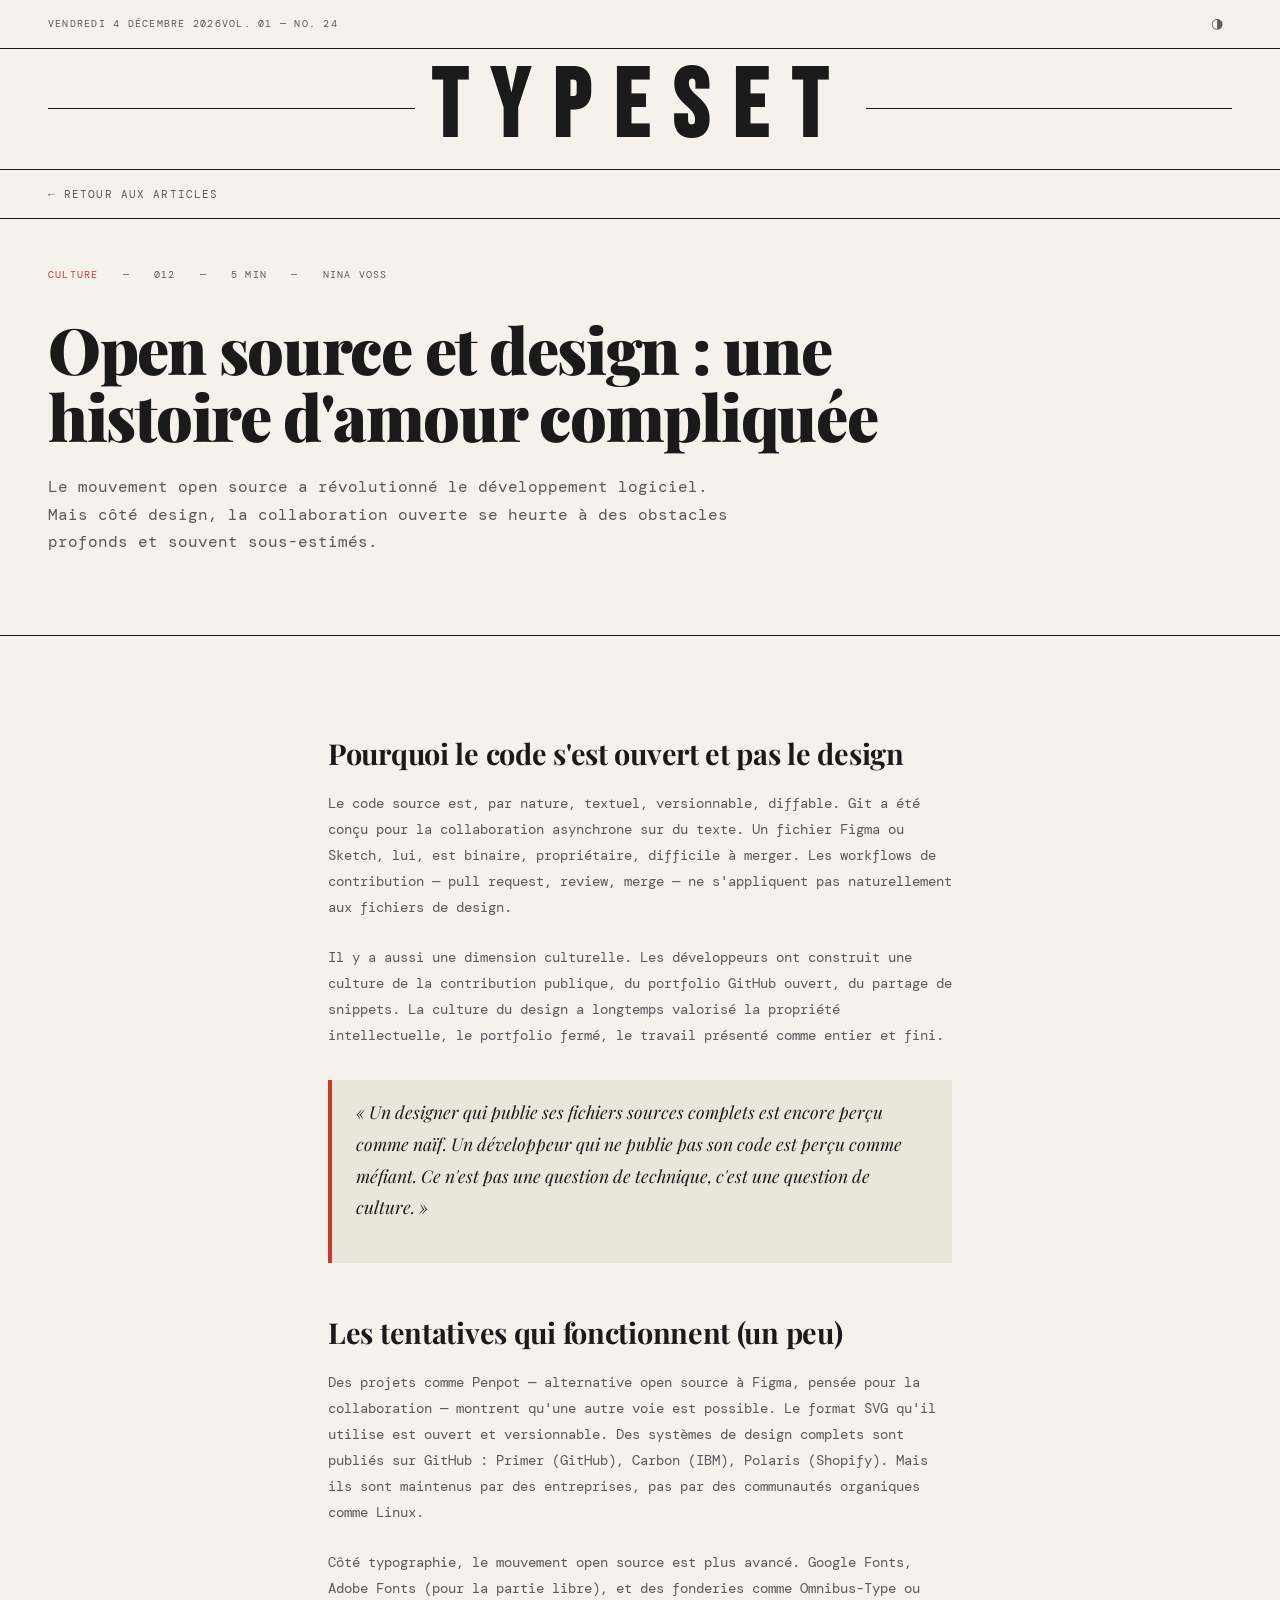
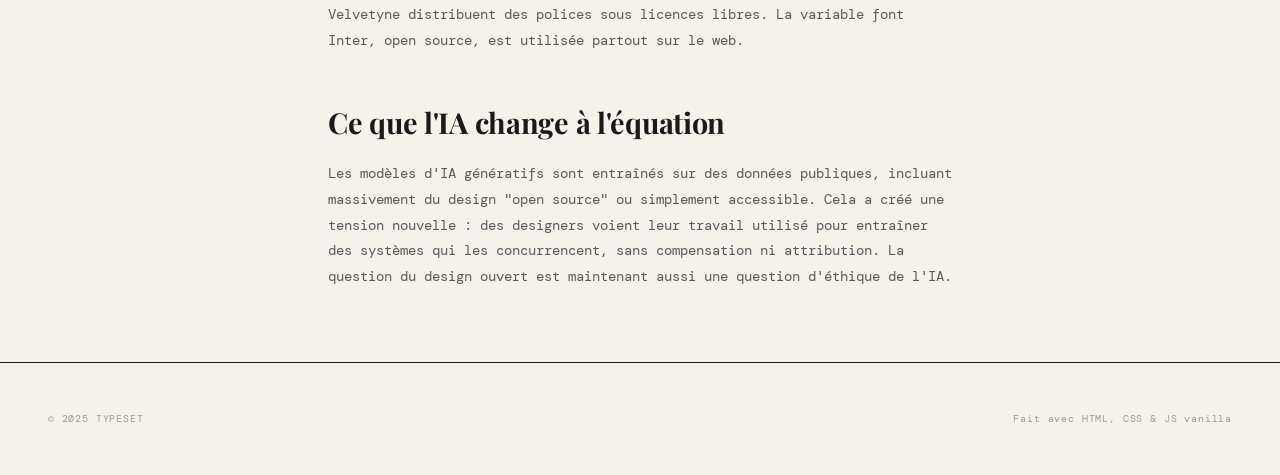
<file: articles/open-source-design.html>
<!DOCTYPE html>
<html lang="fr">
<head>
  <meta charset="UTF-8" />
  <meta name="viewport" content="width=device-width, initial-scale=1.0" />
  <title>Open source et design — TYPESET</title>
  <link rel="preconnect" href="https://fonts.googleapis.com" />
  <link rel="preconnect" href="https://fonts.gstatic.com" crossorigin />
  <link href="https://fonts.googleapis.com/css2?family=Playfair+Display:ital,wght@0,400;0,700;0,900;1,400;1,700&family=DM+Mono:ital,wght@0,300;0,400;0,500;1,300&family=Bebas+Neue&display=swap" rel="stylesheet" />
  <link rel="stylesheet" href="../css/reset.css" />
  <link rel="stylesheet" href="../css/variables.css" />
  <link rel="stylesheet" href="../css/layout.css" />
  <link rel="stylesheet" href="../css/components.css" />
  <link rel="stylesheet" href="../css/animations.css" />
</head>
<body data-theme="light">
  <header class="site-header">
    <div class="header-top">
      <div class="header-meta"><span class="header-date" id="live-date"></span><span class="header-issue">Vol. 01 — No. 24</span></div>
      <div class="header-theme-toggle"><button class="theme-btn" id="theme-toggle" aria-label="Toggle theme"><span class="theme-icon">◑</span></button></div>
    </div>
    <div class="header-masthead">
      <div class="masthead-line"></div>
      <h1 class="masthead-title"><a href="../index.html">TYPESET</a></h1>
      <div class="masthead-line"></div>
    </div>
  </header>
  <a href="../index.html" class="article-back">← Retour aux articles</a>
  <article>
    <div class="article-header reveal-section">
      <div class="article-meta"><span class="article-meta-tag">Culture</span><span>—</span><span>012</span><span>—</span><span>5 min</span><span>—</span><span>Nina Voss</span></div>
      <h2 class="article-title">Open source et design : une histoire d'amour compliquée</h2>
      <p class="article-lead">Le mouvement open source a révolutionné le développement logiciel. Mais côté design, la collaboration ouverte se heurte à des obstacles profonds et souvent sous-estimés.</p>
    </div>
    <div class="article-body reveal-section">
      <h2>Pourquoi le code s'est ouvert et pas le design</h2>
      <p>Le code source est, par nature, textuel, versionnable, diffable. Git a été conçu pour la collaboration asynchrone sur du texte. Un fichier Figma ou Sketch, lui, est binaire, propriétaire, difficile à merger. Les workflows de contribution — pull request, review, merge — ne s'appliquent pas naturellement aux fichiers de design.</p>
      <p>Il y a aussi une dimension culturelle. Les développeurs ont construit une culture de la contribution publique, du portfolio GitHub ouvert, du partage de snippets. La culture du design a longtemps valorisé la propriété intellectuelle, le portfolio fermé, le travail présenté comme entier et fini.</p>
      <blockquote><p>« Un designer qui publie ses fichiers sources complets est encore perçu comme naïf. Un développeur qui ne publie pas son code est perçu comme méfiant. Ce n'est pas une question de technique, c'est une question de culture. »</p></blockquote>
      <h2>Les tentatives qui fonctionnent (un peu)</h2>
      <p>Des projets comme Penpot — alternative open source à Figma, pensée pour la collaboration — montrent qu'une autre voie est possible. Le format SVG qu'il utilise est ouvert et versionnable. Des systèmes de design complets sont publiés sur GitHub : Primer (GitHub), Carbon (IBM), Polaris (Shopify). Mais ils sont maintenus par des entreprises, pas par des communautés organiques comme Linux.</p>
      <p>Côté typographie, le mouvement open source est plus avancé. Google Fonts, Adobe Fonts (pour la partie libre), et des fonderies comme Omnibus-Type ou Velvetyne distribuent des polices sous licences libres. La variable font Inter, open source, est utilisée partout sur le web.</p>
      <h2>Ce que l'IA change à l'équation</h2>
      <p>Les modèles d'IA génératifs sont entraînés sur des données publiques, incluant massivement du design "open source" ou simplement accessible. Cela a créé une tension nouvelle : des designers voient leur travail utilisé pour entraîner des systèmes qui les concurrencent, sans compensation ni attribution. La question du design ouvert est maintenant aussi une question d'éthique de l'IA.</p>
    </div>
  </article>
  <footer class="site-footer"><div class="footer-bottom"><span>© 2025 TYPESET</span><span>Fait avec HTML, CSS & JS vanilla</span></div></footer>
  <script src="../js/theme.js"></script>
  <script src="../js/animations.js"></script>
  <script>document.addEventListener('DOMContentLoaded',function(){var d=document.getElementById('live-date');if(d)d.textContent=new Date().toLocaleDateString('fr-FR',{weekday:'long',year:'numeric',month:'long',day:'numeric'});});</script>
</body>
</html>
</file>
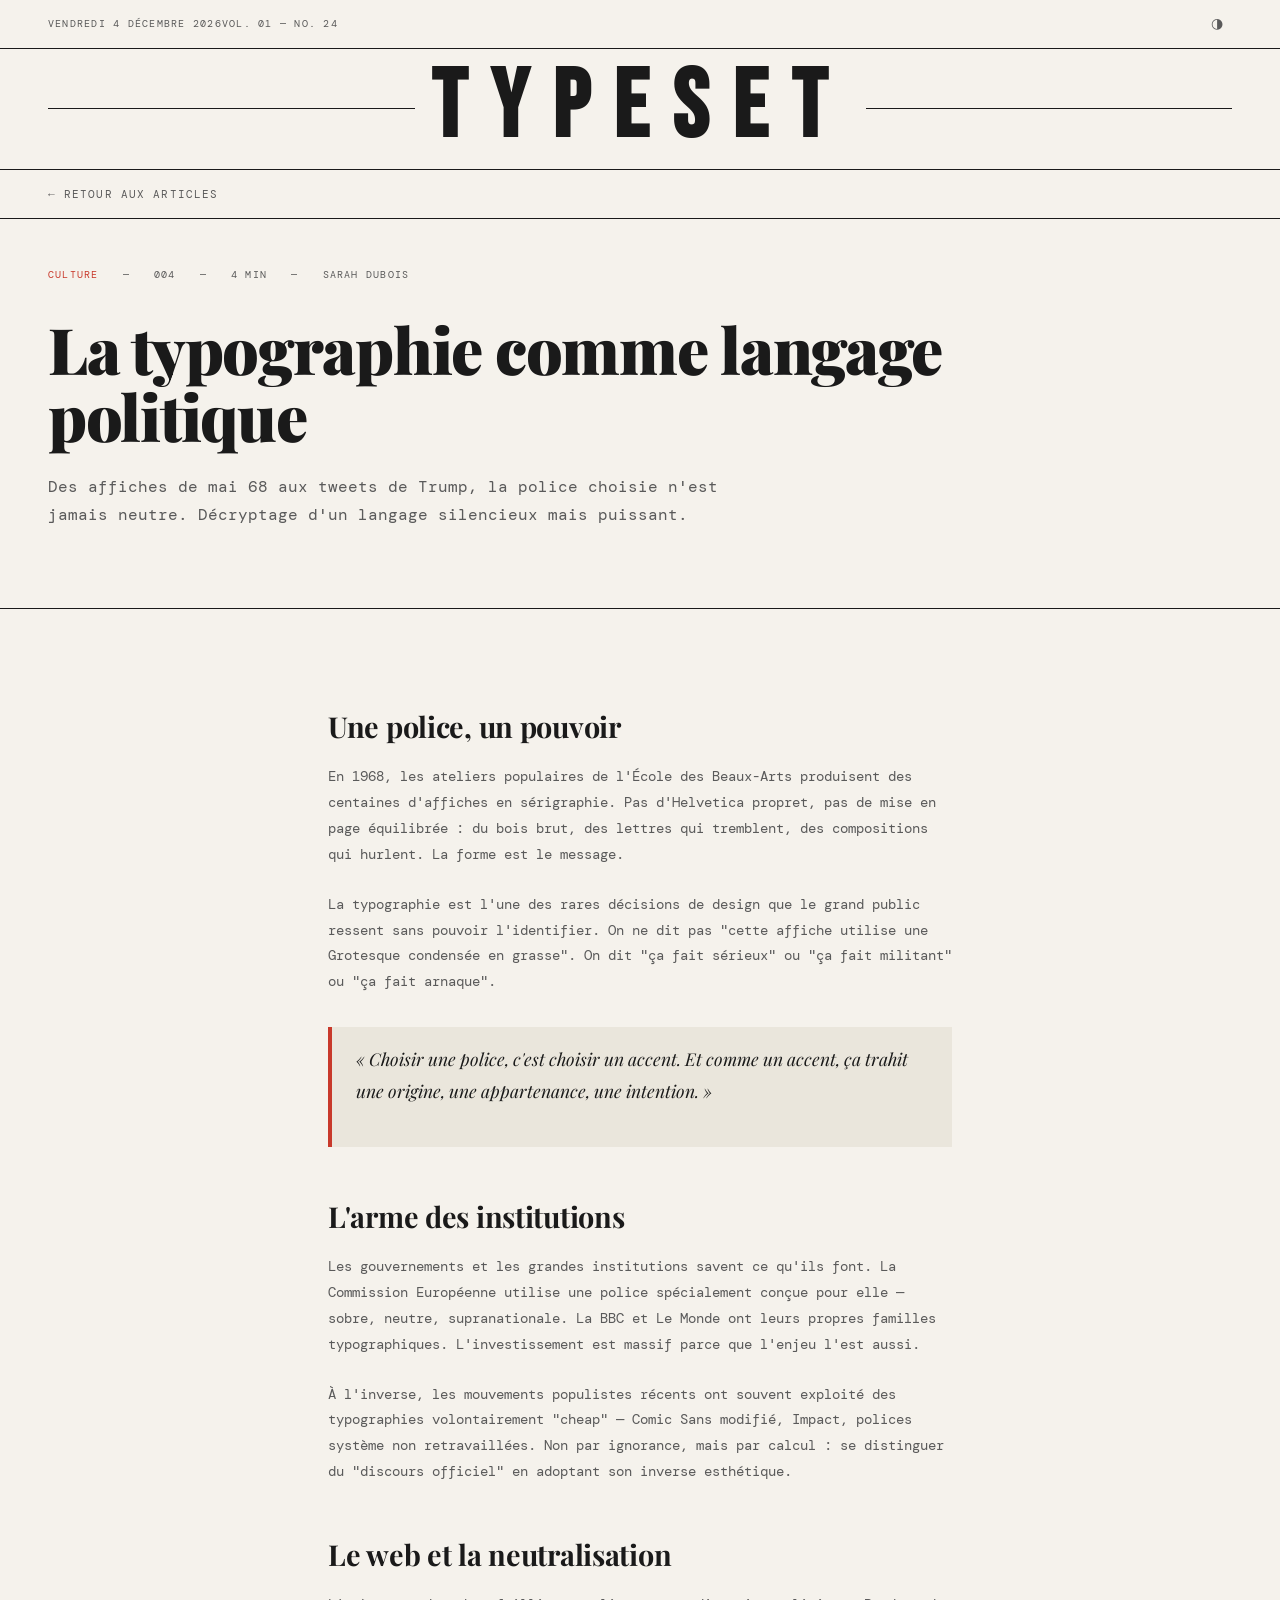
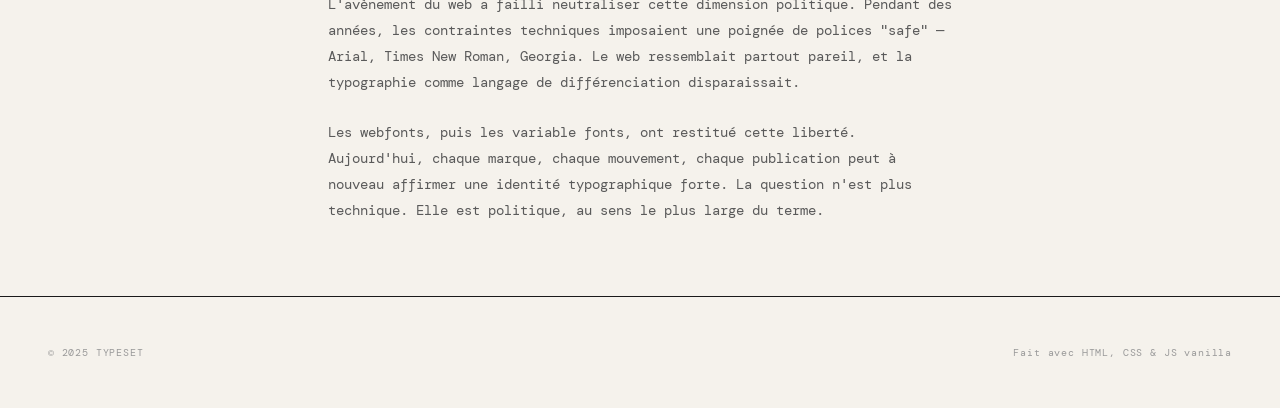
<file: articles/typographie.html>
<!DOCTYPE html>
<html lang="fr">
<head>
  <meta charset="UTF-8" />
  <meta name="viewport" content="width=device-width, initial-scale=1.0" />
  <title>La typographie comme langage politique — TYPESET</title>
  <link rel="preconnect" href="https://fonts.googleapis.com" />
  <link rel="preconnect" href="https://fonts.gstatic.com" crossorigin />
  <link href="https://fonts.googleapis.com/css2?family=Playfair+Display:ital,wght@0,400;0,700;0,900;1,400;1,700&family=DM+Mono:ital,wght@0,300;0,400;0,500;1,300&family=Bebas+Neue&display=swap" rel="stylesheet" />
  <link rel="stylesheet" href="../css/reset.css" />
  <link rel="stylesheet" href="../css/variables.css" />
  <link rel="stylesheet" href="../css/layout.css" />
  <link rel="stylesheet" href="../css/components.css" />
  <link rel="stylesheet" href="../css/animations.css" />
</head>
<body data-theme="light">
  <header class="site-header">
    <div class="header-top">
      <div class="header-meta"><span class="header-date" id="live-date"></span><span class="header-issue">Vol. 01 — No. 24</span></div>
      <div class="header-theme-toggle"><button class="theme-btn" id="theme-toggle" aria-label="Toggle theme"><span class="theme-icon">◑</span></button></div>
    </div>
    <div class="header-masthead">
      <div class="masthead-line"></div>
      <h1 class="masthead-title"><a href="../index.html">TYPESET</a></h1>
      <div class="masthead-line"></div>
    </div>
  </header>
  <a href="../index.html" class="article-back">← Retour aux articles</a>
  <article>
    <div class="article-header reveal-section">
      <div class="article-meta"><span class="article-meta-tag">Culture</span><span>—</span><span>004</span><span>—</span><span>4 min</span><span>—</span><span>Sarah Dubois</span></div>
      <h2 class="article-title">La typographie comme langage politique</h2>
      <p class="article-lead">Des affiches de mai 68 aux tweets de Trump, la police choisie n'est jamais neutre. Décryptage d'un langage silencieux mais puissant.</p>
    </div>
    <div class="article-body reveal-section">
      <h2>Une police, un pouvoir</h2>
      <p>En 1968, les ateliers populaires de l'École des Beaux-Arts produisent des centaines d'affiches en sérigraphie. Pas d'Helvetica propret, pas de mise en page équilibrée : du bois brut, des lettres qui tremblent, des compositions qui hurlent. La forme est le message.</p>
      <p>La typographie est l'une des rares décisions de design que le grand public ressent sans pouvoir l'identifier. On ne dit pas "cette affiche utilise une Grotesque condensée en grasse". On dit "ça fait sérieux" ou "ça fait militant" ou "ça fait arnaque".</p>
      <blockquote><p>« Choisir une police, c'est choisir un accent. Et comme un accent, ça trahit une origine, une appartenance, une intention. »</p></blockquote>
      <h2>L'arme des institutions</h2>
      <p>Les gouvernements et les grandes institutions savent ce qu'ils font. La Commission Européenne utilise une police spécialement conçue pour elle — sobre, neutre, supranationale. La BBC et Le Monde ont leurs propres familles typographiques. L'investissement est massif parce que l'enjeu l'est aussi.</p>
      <p>À l'inverse, les mouvements populistes récents ont souvent exploité des typographies volontairement "cheap" — Comic Sans modifié, Impact, polices système non retravaillées. Non par ignorance, mais par calcul : se distinguer du "discours officiel" en adoptant son inverse esthétique.</p>
      <h2>Le web et la neutralisation</h2>
      <p>L'avènement du web a failli neutraliser cette dimension politique. Pendant des années, les contraintes techniques imposaient une poignée de polices "safe" — Arial, Times New Roman, Georgia. Le web ressemblait partout pareil, et la typographie comme langage de différenciation disparaissait.</p>
      <p>Les webfonts, puis les variable fonts, ont restitué cette liberté. Aujourd'hui, chaque marque, chaque mouvement, chaque publication peut à nouveau affirmer une identité typographique forte. La question n'est plus technique. Elle est politique, au sens le plus large du terme.</p>
    </div>
  </article>
  <footer class="site-footer"><div class="footer-bottom"><span>© 2025 TYPESET</span><span>Fait avec HTML, CSS & JS vanilla</span></div></footer>
  <script src="../js/theme.js"></script>
  <script src="../js/animations.js"></script>
  <script>document.addEventListener('DOMContentLoaded',function(){var d=document.getElementById('live-date');if(d)d.textContent=new Date().toLocaleDateString('fr-FR',{weekday:'long',year:'numeric',month:'long',day:'numeric'});});</script>
</body>
</html>
</file>
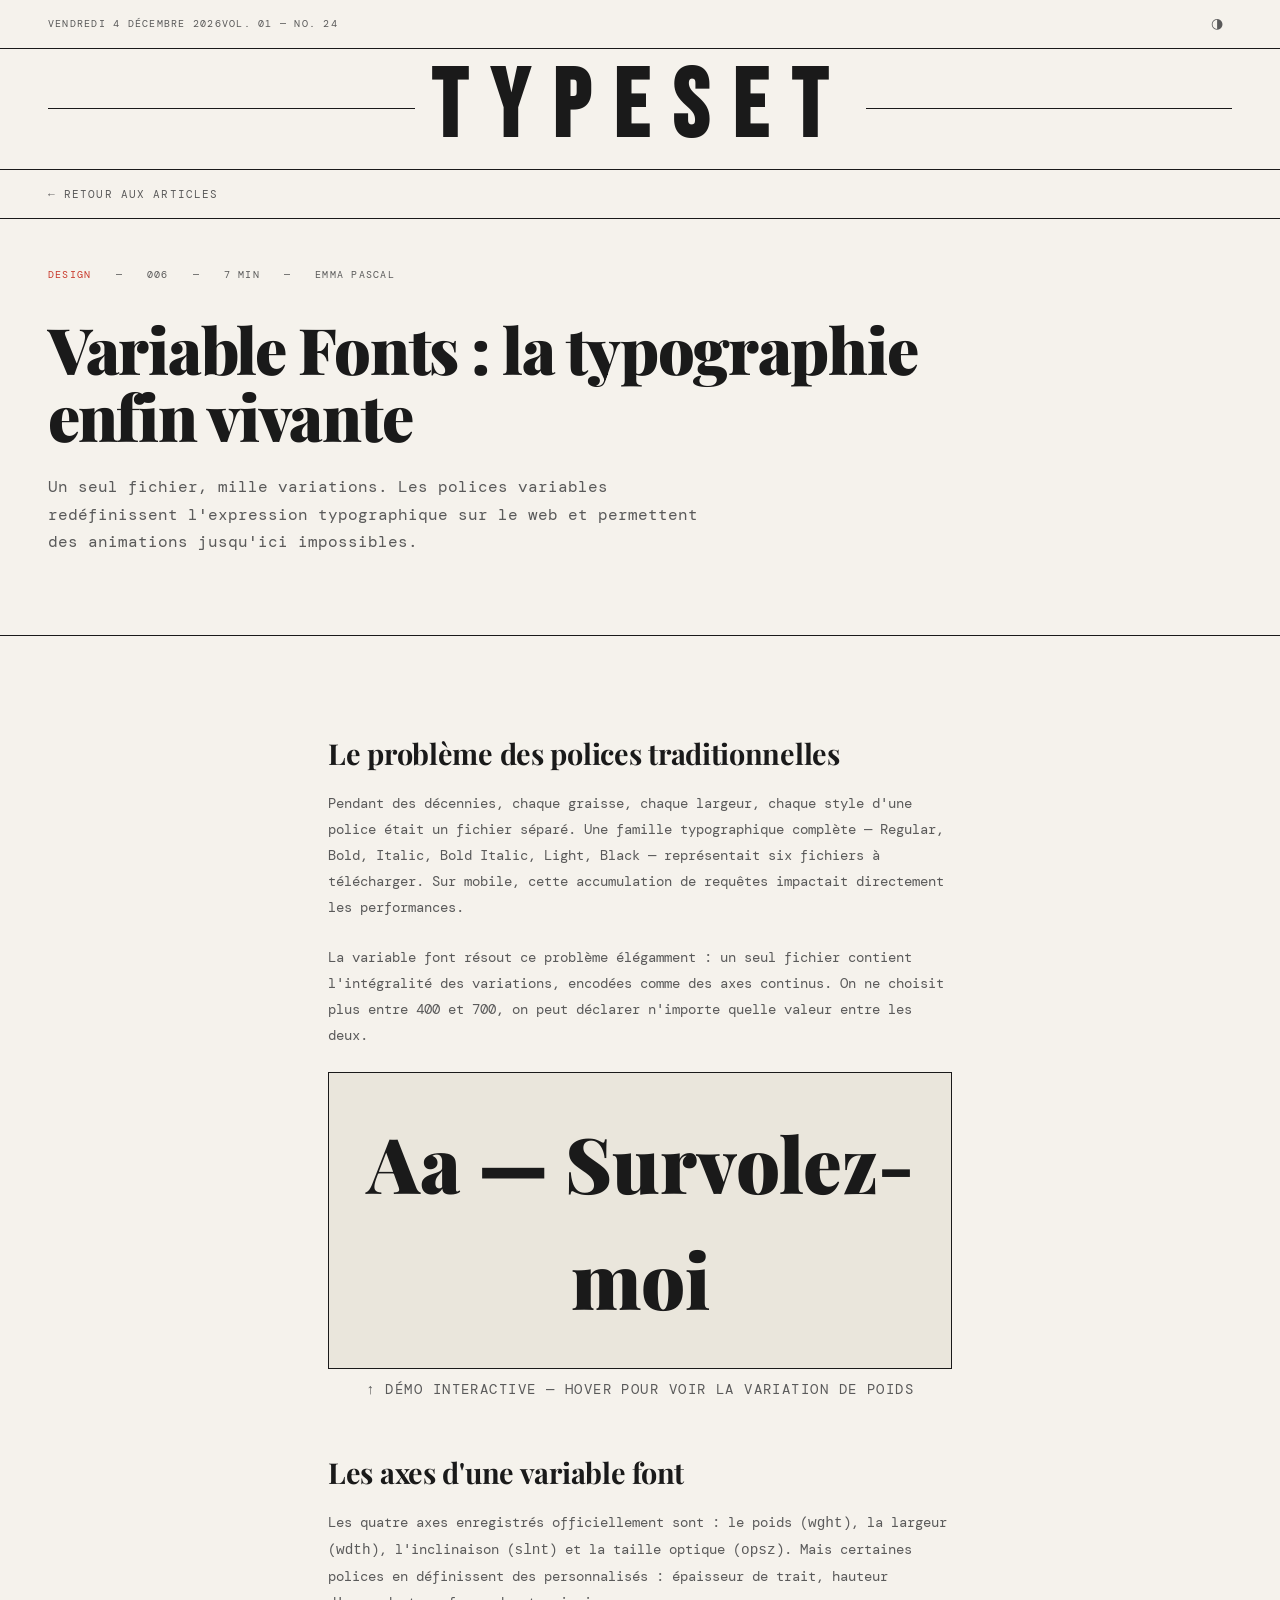
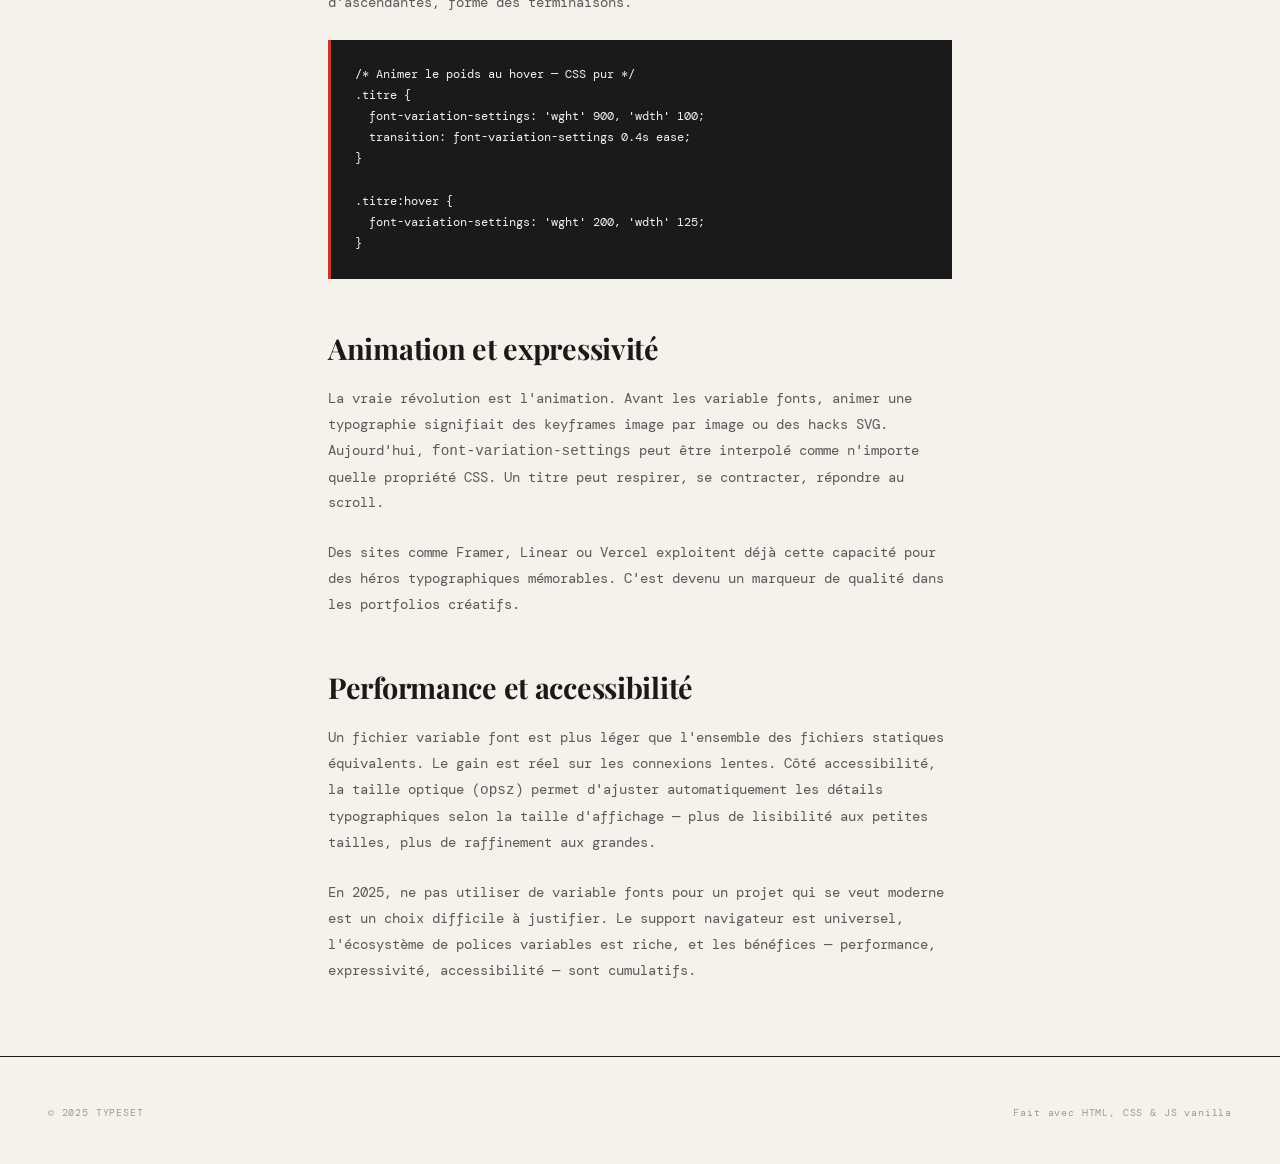
<file: articles/variable-fonts.html>
<!DOCTYPE html>
<html lang="fr">
<head>
  <meta charset="UTF-8" />
  <meta name="viewport" content="width=device-width, initial-scale=1.0" />
  <title>Variable Fonts : la typographie enfin vivante — TYPESET</title>
  <link rel="preconnect" href="https://fonts.googleapis.com" />
  <link rel="preconnect" href="https://fonts.gstatic.com" crossorigin />
  <link href="https://fonts.googleapis.com/css2?family=Playfair+Display:ital,wght@0,400;0,700;0,900;1,400;1,700&family=DM+Mono:ital,wght@0,300;0,400;0,500;1,300&family=Bebas+Neue&display=swap" rel="stylesheet" />
  <link rel="stylesheet" href="../css/reset.css" />
  <link rel="stylesheet" href="../css/variables.css" />
  <link rel="stylesheet" href="../css/layout.css" />
  <link rel="stylesheet" href="../css/components.css" />
  <link rel="stylesheet" href="../css/animations.css" />
  <style>
    .vf-demo {
      font-family: var(--font-serif);
      font-size: clamp(2rem, 6vw, 5rem);
      font-weight: 900;
      text-align: center;
      padding: 2rem;
      border: 1.5px solid var(--color-border);
      margin: 1.5rem 0;
      background: var(--color-surface);
      cursor: default;
      transition: font-weight 0.3s ease;
      user-select: none;
    }
    .vf-demo:hover { font-weight: 300; font-style: italic; }
    .vf-label {
      text-align: center;
      font-family: var(--font-mono);
      font-size: 0.65rem;
      letter-spacing: 0.1em;
      color: var(--color-text-faint);
      text-transform: uppercase;
      margin-top: -1rem;
      margin-bottom: 1.5rem;
    }
    .code-block {
      background-color: var(--color-inverse-bg);
      color: var(--color-inverse-text);
      font-family: var(--font-mono);
      font-size: 0.78rem;
      line-height: 1.7;
      padding: 1.5rem;
      margin: 1.5rem 0;
      border-left: 3px solid var(--color-accent);
      overflow-x: auto;
      transition: background-color var(--transition-slow), color var(--transition-slow);
    }
  </style>
</head>
<body data-theme="light">
  <header class="site-header">
    <div class="header-top">
      <div class="header-meta"><span class="header-date" id="live-date"></span><span class="header-issue">Vol. 01 — No. 24</span></div>
      <div class="header-theme-toggle"><button class="theme-btn" id="theme-toggle" aria-label="Toggle theme"><span class="theme-icon">◑</span></button></div>
    </div>
    <div class="header-masthead">
      <div class="masthead-line"></div>
      <h1 class="masthead-title"><a href="../index.html">TYPESET</a></h1>
      <div class="masthead-line"></div>
    </div>
  </header>
  <a href="../index.html" class="article-back">← Retour aux articles</a>
  <article>
    <div class="article-header reveal-section">
      <div class="article-meta"><span class="article-meta-tag">Design</span><span>—</span><span>006</span><span>—</span><span>7 min</span><span>—</span><span>Emma Pascal</span></div>
      <h2 class="article-title">Variable Fonts : la typographie enfin vivante</h2>
      <p class="article-lead">Un seul fichier, mille variations. Les polices variables redéfinissent l'expression typographique sur le web et permettent des animations jusqu'ici impossibles.</p>
    </div>
    <div class="article-body reveal-section">
      <h2>Le problème des polices traditionnelles</h2>
      <p>Pendant des décennies, chaque graisse, chaque largeur, chaque style d'une police était un fichier séparé. Une famille typographique complète — Regular, Bold, Italic, Bold Italic, Light, Black — représentait six fichiers à télécharger. Sur mobile, cette accumulation de requêtes impactait directement les performances.</p>
      <p>La variable font résout ce problème élégamment : un seul fichier contient l'intégralité des variations, encodées comme des axes continus. On ne choisit plus entre 400 et 700, on peut déclarer n'importe quelle valeur entre les deux.</p>

      <div class="vf-demo">Aa — Survolez-moi</div>
      <p class="vf-label">↑ Démo interactive — hover pour voir la variation de poids</p>

      <h2>Les axes d'une variable font</h2>
      <p>Les quatre axes enregistrés officiellement sont : le poids (<code>wght</code>), la largeur (<code>wdth</code>), l'inclinaison (<code>slnt</code>) et la taille optique (<code>opsz</code>). Mais certaines polices en définissent des personnalisés : épaisseur de trait, hauteur d'ascendantes, forme des terminaisons.</p>

      <div class="code-block">/* Animer le poids au hover — CSS pur */<br>
.titre {<br>
&nbsp;&nbsp;font-variation-settings: 'wght' 900, 'wdth' 100;<br>
&nbsp;&nbsp;transition: font-variation-settings 0.4s ease;<br>
}<br><br>
.titre:hover {<br>
&nbsp;&nbsp;font-variation-settings: 'wght' 200, 'wdth' 125;<br>
}
      </div>

      <h2>Animation et expressivité</h2>
      <p>La vraie révolution est l'animation. Avant les variable fonts, animer une typographie signifiait des keyframes image par image ou des hacks SVG. Aujourd'hui, <code>font-variation-settings</code> peut être interpolé comme n'importe quelle propriété CSS. Un titre peut respirer, se contracter, répondre au scroll.</p>
      <p>Des sites comme Framer, Linear ou Vercel exploitent déjà cette capacité pour des héros typographiques mémorables. C'est devenu un marqueur de qualité dans les portfolios créatifs.</p>

      <h2>Performance et accessibilité</h2>
      <p>Un fichier variable font est plus léger que l'ensemble des fichiers statiques équivalents. Le gain est réel sur les connexions lentes. Côté accessibilité, la taille optique (<code>opsz</code>) permet d'ajuster automatiquement les détails typographiques selon la taille d'affichage — plus de lisibilité aux petites tailles, plus de raffinement aux grandes.</p>
      <p>En 2025, ne pas utiliser de variable fonts pour un projet qui se veut moderne est un choix difficile à justifier. Le support navigateur est universel, l'écosystème de polices variables est riche, et les bénéfices — performance, expressivité, accessibilité — sont cumulatifs.</p>
    </div>
  </article>
  <footer class="site-footer"><div class="footer-bottom"><span>© 2025 TYPESET</span><span>Fait avec HTML, CSS & JS vanilla</span></div></footer>
  <script src="../js/theme.js"></script>
  <script src="../js/animations.js"></script>
  <script>document.addEventListener('DOMContentLoaded',function(){var d=document.getElementById('live-date');if(d)d.textContent=new Date().toLocaleDateString('fr-FR',{weekday:'long',year:'numeric',month:'long',day:'numeric'});});</script>
</body>
</html>
</file>
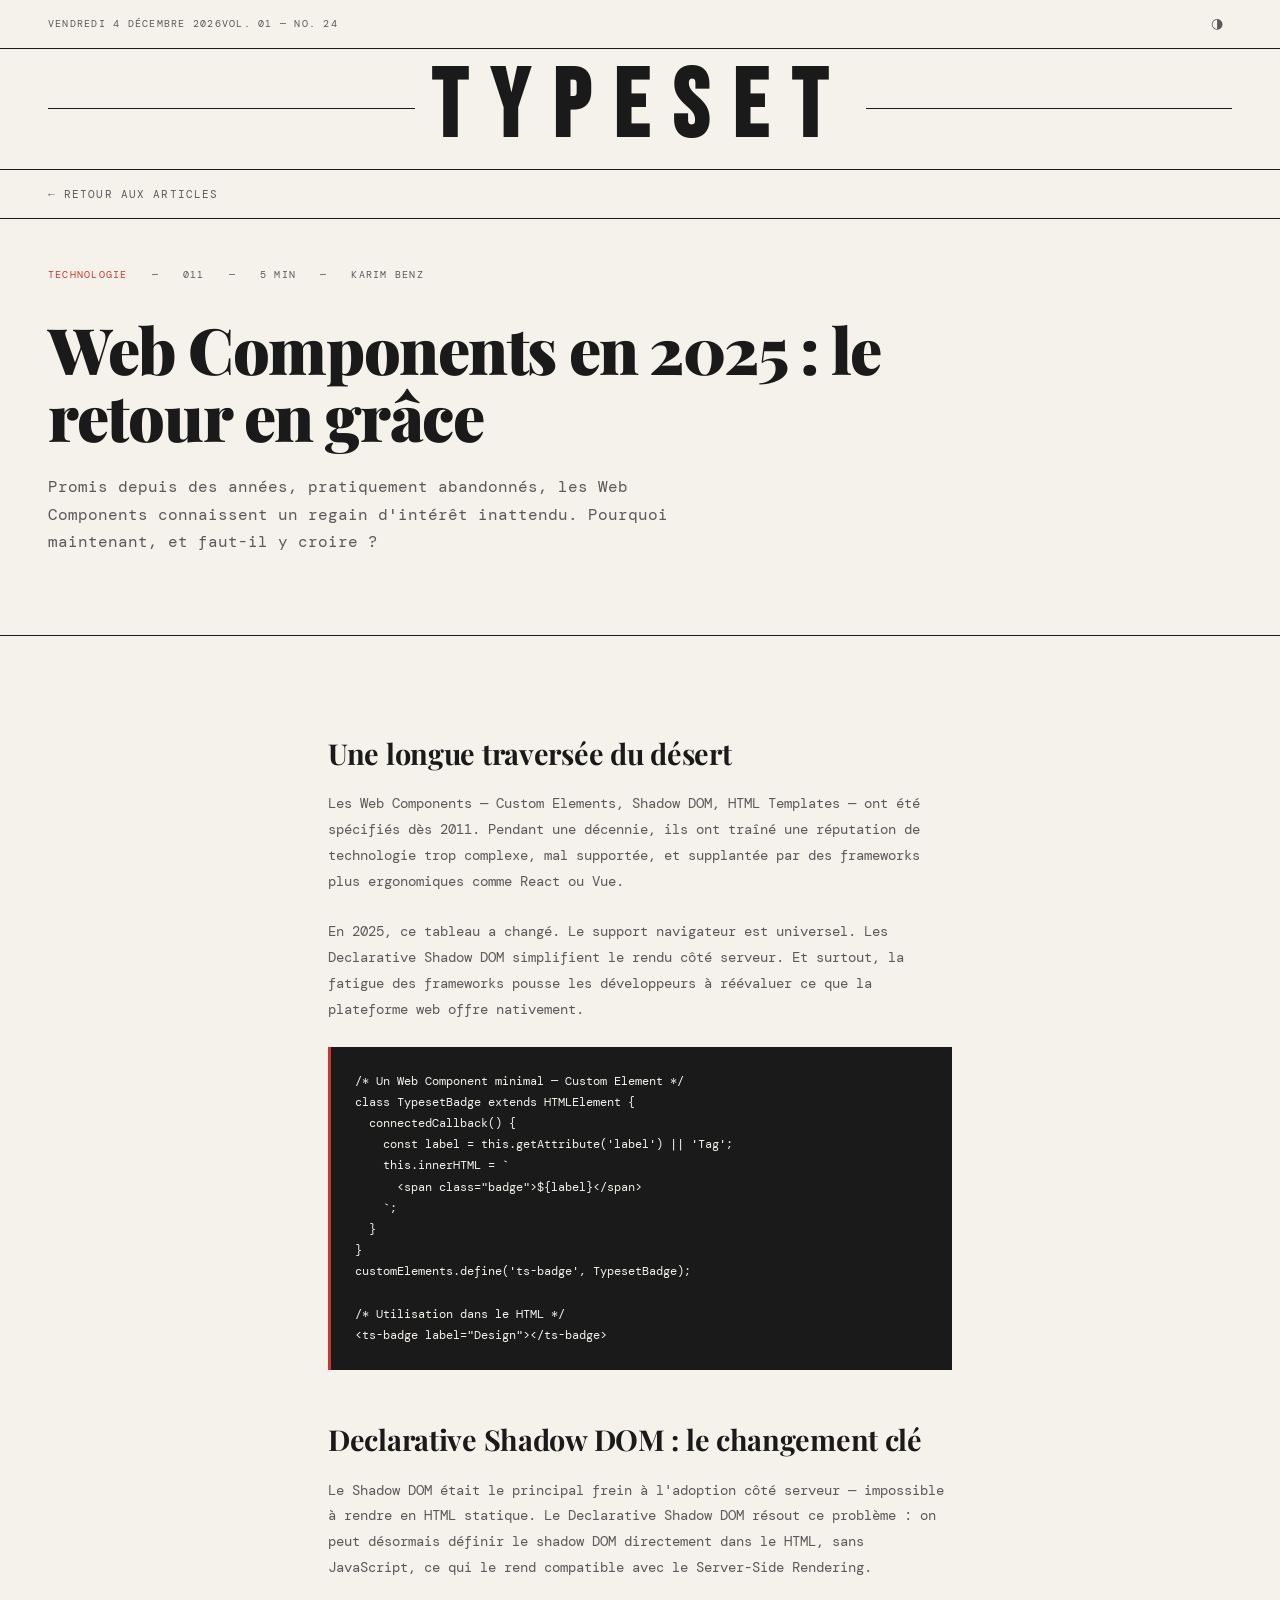
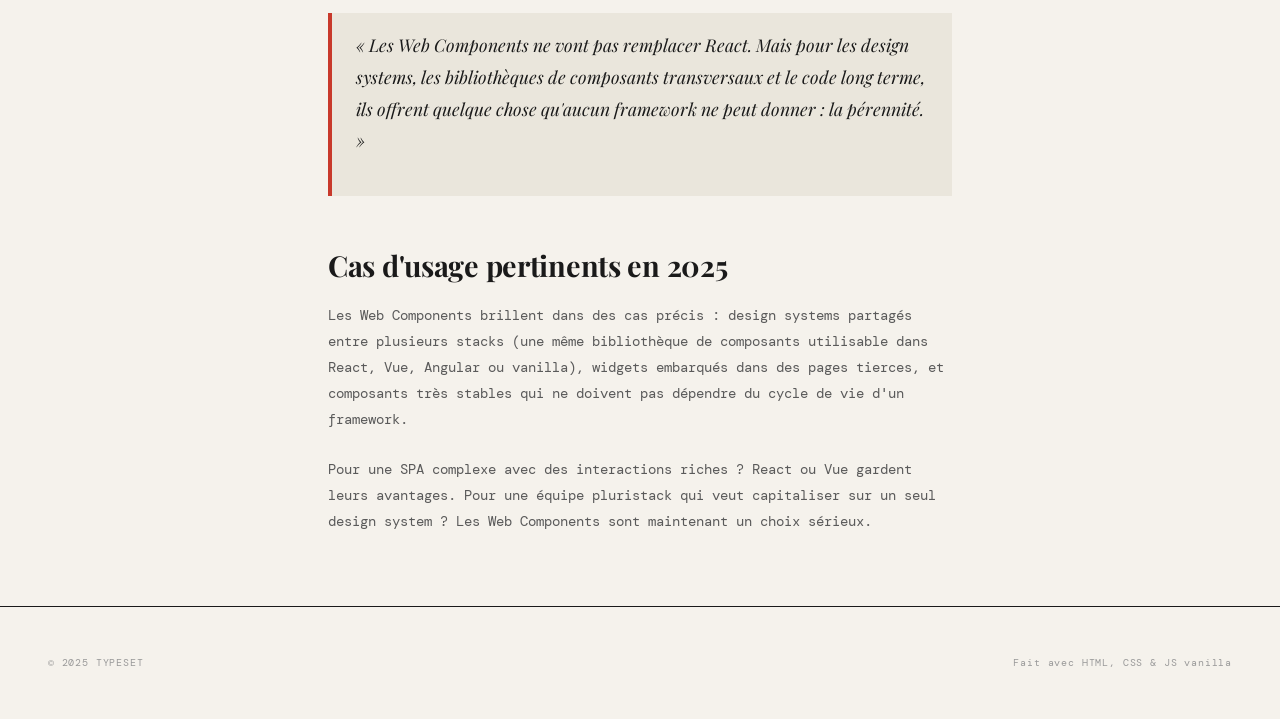
<file: articles/web-components.html>
<!DOCTYPE html>
<html lang="fr">
<head>
  <meta charset="UTF-8" />
  <meta name="viewport" content="width=device-width, initial-scale=1.0" />
  <title>Web Components en 2025 — TYPESET</title>
  <link rel="preconnect" href="https://fonts.googleapis.com" />
  <link rel="preconnect" href="https://fonts.gstatic.com" crossorigin />
  <link href="https://fonts.googleapis.com/css2?family=Playfair+Display:ital,wght@0,400;0,700;0,900;1,400;1,700&family=DM+Mono:ital,wght@0,300;0,400;0,500;1,300&family=Bebas+Neue&display=swap" rel="stylesheet" />
  <link rel="stylesheet" href="../css/reset.css" />
  <link rel="stylesheet" href="../css/variables.css" />
  <link rel="stylesheet" href="../css/layout.css" />
  <link rel="stylesheet" href="../css/components.css" />
  <link rel="stylesheet" href="../css/animations.css" />
  <style>
    .code-block {
      background-color: var(--color-inverse-bg);
      color: var(--color-inverse-text);
      font-family: var(--font-mono);
      font-size: 0.78rem;
      line-height: 1.7;
      padding: 1.5rem;
      margin: 1.5rem 0;
      border-left: 3px solid var(--color-accent);
      overflow-x: auto;
      transition: background-color var(--transition-slow), color var(--transition-slow);
    }
  </style>
</head>
<body data-theme="light">
  <header class="site-header">
    <div class="header-top">
      <div class="header-meta"><span class="header-date" id="live-date"></span><span class="header-issue">Vol. 01 — No. 24</span></div>
      <div class="header-theme-toggle"><button class="theme-btn" id="theme-toggle" aria-label="Toggle theme"><span class="theme-icon">◑</span></button></div>
    </div>
    <div class="header-masthead">
      <div class="masthead-line"></div>
      <h1 class="masthead-title"><a href="../index.html">TYPESET</a></h1>
      <div class="masthead-line"></div>
    </div>
  </header>
  <a href="../index.html" class="article-back">← Retour aux articles</a>
  <article>
    <div class="article-header reveal-section">
      <div class="article-meta"><span class="article-meta-tag">Technologie</span><span>—</span><span>011</span><span>—</span><span>5 min</span><span>—</span><span>Karim Benz</span></div>
      <h2 class="article-title">Web Components en 2025 : le retour en grâce</h2>
      <p class="article-lead">Promis depuis des années, pratiquement abandonnés, les Web Components connaissent un regain d'intérêt inattendu. Pourquoi maintenant, et faut-il y croire ?</p>
    </div>
    <div class="article-body reveal-section">
      <h2>Une longue traversée du désert</h2>
      <p>Les Web Components — Custom Elements, Shadow DOM, HTML Templates — ont été spécifiés dès 2011. Pendant une décennie, ils ont traîné une réputation de technologie trop complexe, mal supportée, et supplantée par des frameworks plus ergonomiques comme React ou Vue.</p>
      <p>En 2025, ce tableau a changé. Le support navigateur est universel. Les Declarative Shadow DOM simplifient le rendu côté serveur. Et surtout, la fatigue des frameworks pousse les développeurs à réévaluer ce que la plateforme web offre nativement.</p>

      <div class="code-block">/* Un Web Component minimal — Custom Element */<br>
class TypesetBadge extends HTMLElement {<br>
&nbsp;&nbsp;connectedCallback() {<br>
&nbsp;&nbsp;&nbsp;&nbsp;const label = this.getAttribute('label') || 'Tag';<br>
&nbsp;&nbsp;&nbsp;&nbsp;this.innerHTML = `<br>
&nbsp;&nbsp;&nbsp;&nbsp;&nbsp;&nbsp;&lt;span class="badge"&gt;${label}&lt;/span&gt;<br>
&nbsp;&nbsp;&nbsp;&nbsp;`;<br>
&nbsp;&nbsp;}<br>
}<br>
customElements.define('ts-badge', TypesetBadge);<br><br>
/* Utilisation dans le HTML */<br>
&lt;ts-badge label="Design"&gt;&lt;/ts-badge&gt;
      </div>

      <h2>Declarative Shadow DOM : le changement clé</h2>
      <p>Le Shadow DOM était le principal frein à l'adoption côté serveur — impossible à rendre en HTML statique. Le Declarative Shadow DOM résout ce problème : on peut désormais définir le shadow DOM directement dans le HTML, sans JavaScript, ce qui le rend compatible avec le Server-Side Rendering.</p>
      <blockquote><p>« Les Web Components ne vont pas remplacer React. Mais pour les design systems, les bibliothèques de composants transversaux et le code long terme, ils offrent quelque chose qu'aucun framework ne peut donner : la pérennité. »</p></blockquote>
      <h2>Cas d'usage pertinents en 2025</h2>
      <p>Les Web Components brillent dans des cas précis : design systems partagés entre plusieurs stacks (une même bibliothèque de composants utilisable dans React, Vue, Angular ou vanilla), widgets embarqués dans des pages tierces, et composants très stables qui ne doivent pas dépendre du cycle de vie d'un framework.</p>
      <p>Pour une SPA complexe avec des interactions riches ? React ou Vue gardent leurs avantages. Pour une équipe pluristack qui veut capitaliser sur un seul design system ? Les Web Components sont maintenant un choix sérieux.</p>
    </div>
  </article>
  <footer class="site-footer"><div class="footer-bottom"><span>© 2025 TYPESET</span><span>Fait avec HTML, CSS & JS vanilla</span></div></footer>
  <script src="../js/theme.js"></script>
  <script src="../js/animations.js"></script>
  <script>document.addEventListener('DOMContentLoaded',function(){var d=document.getElementById('live-date');if(d)d.textContent=new Date().toLocaleDateString('fr-FR',{weekday:'long',year:'numeric',month:'long',day:'numeric'});});</script>
</body>
</html>
</file>
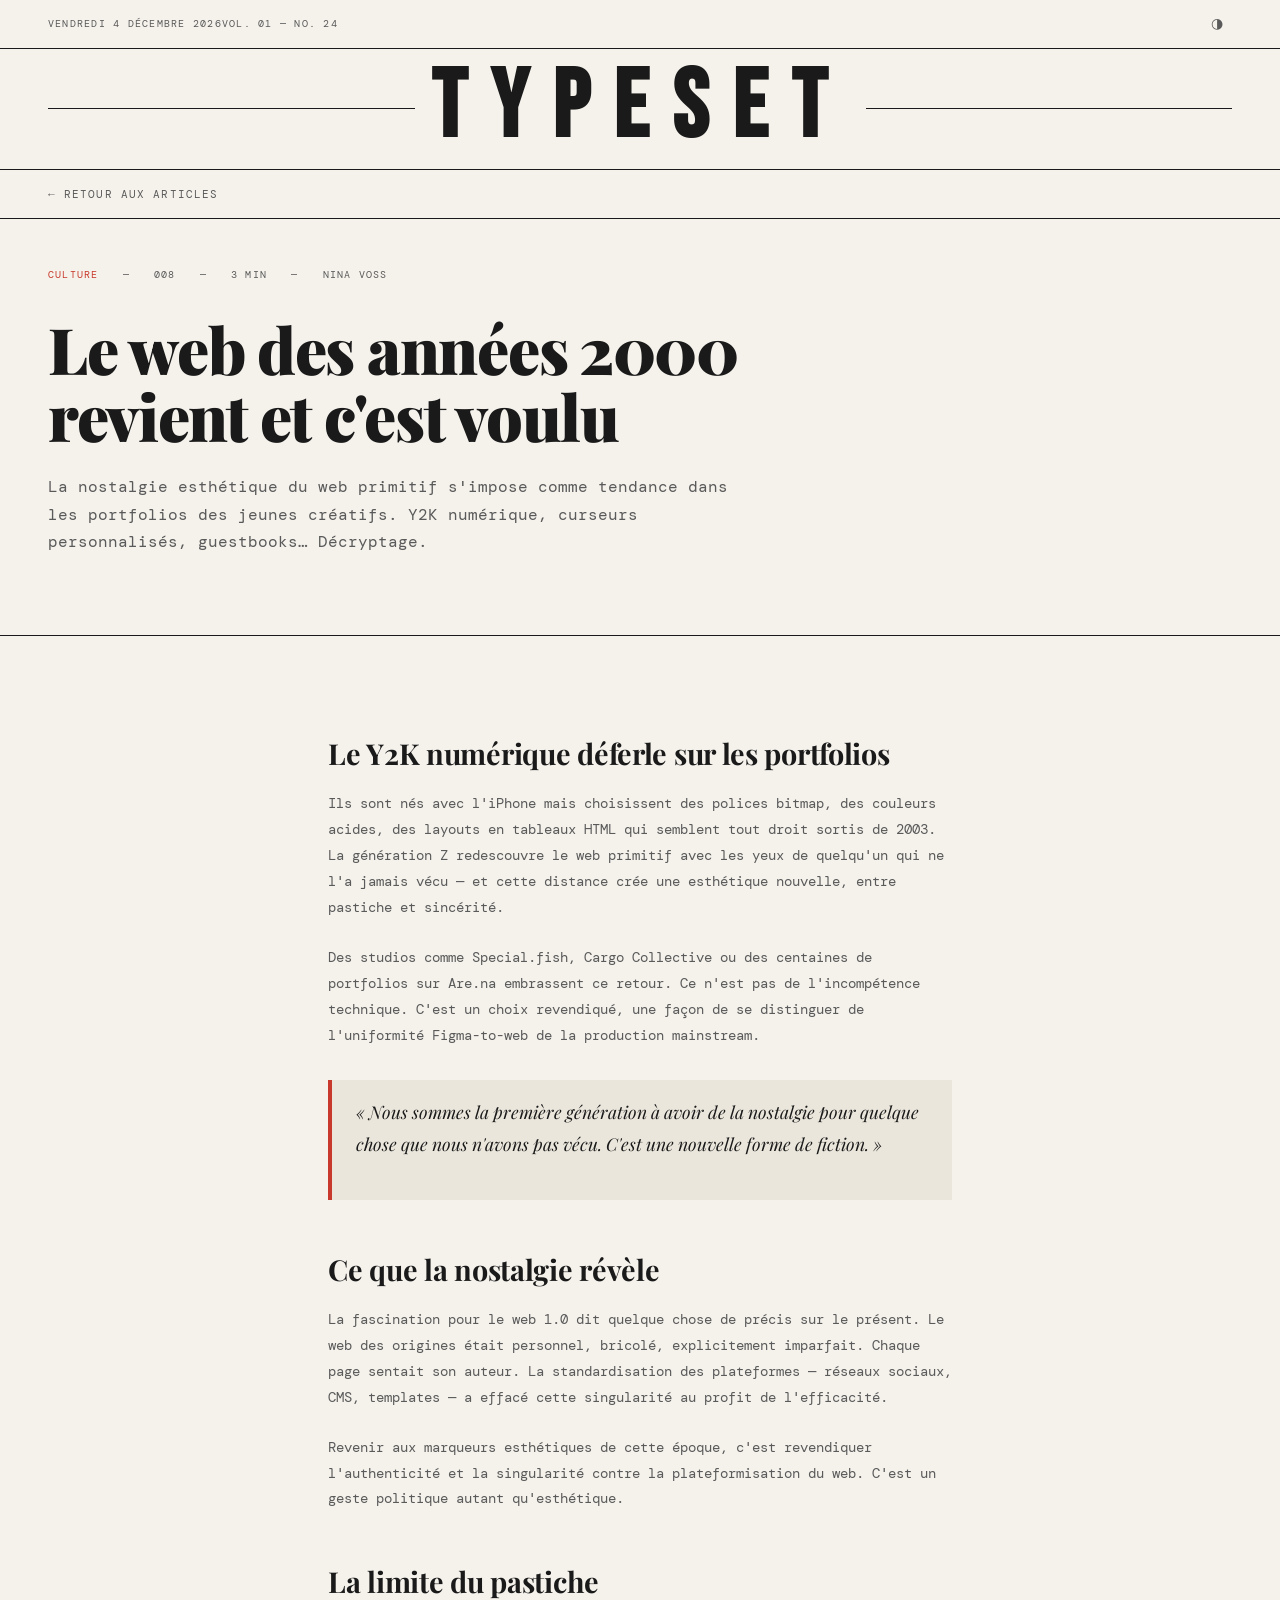
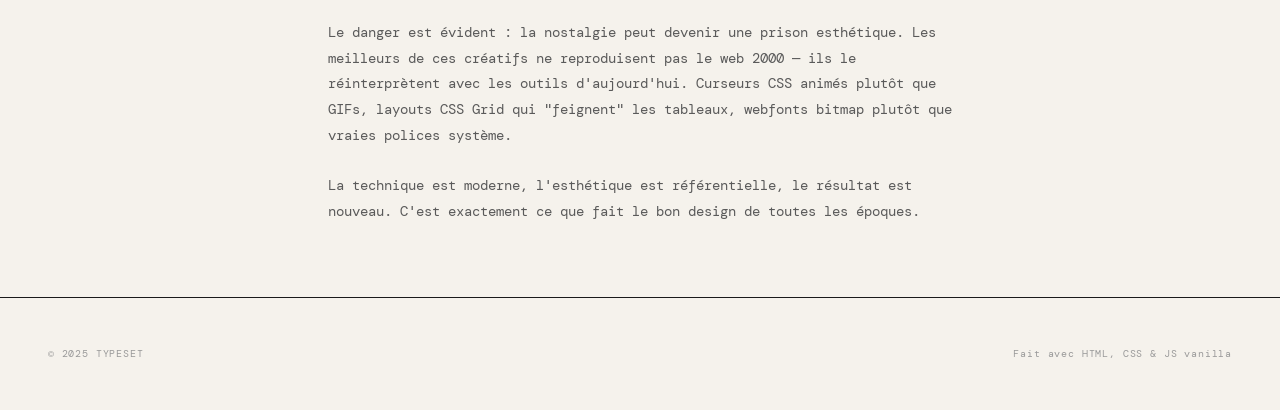
<file: articles/web-nostalgie.html>
<!DOCTYPE html>
<html lang="fr">
<head>
  <meta charset="UTF-8" />
  <meta name="viewport" content="width=device-width, initial-scale=1.0" />
  <title>Le web des années 2000 revient — TYPESET</title>
  <link rel="preconnect" href="https://fonts.googleapis.com" />
  <link rel="preconnect" href="https://fonts.gstatic.com" crossorigin />
  <link href="https://fonts.googleapis.com/css2?family=Playfair+Display:ital,wght@0,400;0,700;0,900;1,400;1,700&family=DM+Mono:ital,wght@0,300;0,400;0,500;1,300&family=Bebas+Neue&display=swap" rel="stylesheet" />
  <link rel="stylesheet" href="../css/reset.css" />
  <link rel="stylesheet" href="../css/variables.css" />
  <link rel="stylesheet" href="../css/layout.css" />
  <link rel="stylesheet" href="../css/components.css" />
  <link rel="stylesheet" href="../css/animations.css" />
</head>
<body data-theme="light">
  <header class="site-header">
    <div class="header-top">
      <div class="header-meta"><span class="header-date" id="live-date"></span><span class="header-issue">Vol. 01 — No. 24</span></div>
      <div class="header-theme-toggle"><button class="theme-btn" id="theme-toggle" aria-label="Toggle theme"><span class="theme-icon">◑</span></button></div>
    </div>
    <div class="header-masthead">
      <div class="masthead-line"></div>
      <h1 class="masthead-title"><a href="../index.html">TYPESET</a></h1>
      <div class="masthead-line"></div>
    </div>
  </header>
  <a href="../index.html" class="article-back">← Retour aux articles</a>
  <article>
    <div class="article-header reveal-section">
      <div class="article-meta"><span class="article-meta-tag">Culture</span><span>—</span><span>008</span><span>—</span><span>3 min</span><span>—</span><span>Nina Voss</span></div>
      <h2 class="article-title">Le web des années 2000 revient et c'est voulu</h2>
      <p class="article-lead">La nostalgie esthétique du web primitif s'impose comme tendance dans les portfolios des jeunes créatifs. Y2K numérique, curseurs personnalisés, guestbooks… Décryptage.</p>
    </div>
    <div class="article-body reveal-section">
      <h2>Le Y2K numérique déferle sur les portfolios</h2>
      <p>Ils sont nés avec l'iPhone mais choisissent des polices bitmap, des couleurs acides, des layouts en tableaux HTML qui semblent tout droit sortis de 2003. La génération Z redescouvre le web primitif avec les yeux de quelqu'un qui ne l'a jamais vécu — et cette distance crée une esthétique nouvelle, entre pastiche et sincérité.</p>
      <p>Des studios comme Special.fish, Cargo Collective ou des centaines de portfolios sur Are.na embrassent ce retour. Ce n'est pas de l'incompétence technique. C'est un choix revendiqué, une façon de se distinguer de l'uniformité Figma-to-web de la production mainstream.</p>
      <blockquote><p>« Nous sommes la première génération à avoir de la nostalgie pour quelque chose que nous n'avons pas vécu. C'est une nouvelle forme de fiction. »</p></blockquote>
      <h2>Ce que la nostalgie révèle</h2>
      <p>La fascination pour le web 1.0 dit quelque chose de précis sur le présent. Le web des origines était personnel, bricolé, explicitement imparfait. Chaque page sentait son auteur. La standardisation des plateformes — réseaux sociaux, CMS, templates — a effacé cette singularité au profit de l'efficacité.</p>
      <p>Revenir aux marqueurs esthétiques de cette époque, c'est revendiquer l'authenticité et la singularité contre la plateformisation du web. C'est un geste politique autant qu'esthétique.</p>
      <h2>La limite du pastiche</h2>
      <p>Le danger est évident : la nostalgie peut devenir une prison esthétique. Les meilleurs de ces créatifs ne reproduisent pas le web 2000 — ils le réinterprètent avec les outils d'aujourd'hui. Curseurs CSS animés plutôt que GIFs, layouts CSS Grid qui "feignent" les tableaux, webfonts bitmap plutôt que vraies polices système.</p>
      <p>La technique est moderne, l'esthétique est référentielle, le résultat est nouveau. C'est exactement ce que fait le bon design de toutes les époques.</p>
    </div>
  </article>
  <footer class="site-footer"><div class="footer-bottom"><span>© 2025 TYPESET</span><span>Fait avec HTML, CSS & JS vanilla</span></div></footer>
  <script src="../js/theme.js"></script>
  <script src="../js/animations.js"></script>
  <script>document.addEventListener('DOMContentLoaded',function(){var d=document.getElementById('live-date');if(d)d.textContent=new Date().toLocaleDateString('fr-FR',{weekday:'long',year:'numeric',month:'long',day:'numeric'});});</script>
</body>
</html>
</file>
<file: css/variables.css>
/* ===========================
   VARIABLES — TYPESET
=========================== */

:root {
  /* Typography */
  --font-display: 'Bebas Neue', 'Arial Narrow', sans-serif;
  --font-serif: 'Playfair Display', Georgia, serif;
  --font-mono: 'DM Mono', 'Courier New', monospace;

  /* Spacing scale */
  --sp-1: 0.25rem;
  --sp-2: 0.5rem;
  --sp-3: 0.75rem;
  --sp-4: 1rem;
  --sp-6: 1.5rem;
  --sp-8: 2rem;
  --sp-12: 3rem;
  --sp-16: 4rem;
  --sp-24: 6rem;
  --sp-32: 8rem;

  /* Layout */
  --max-width: 1400px;
  --gutter: clamp(1rem, 4vw, 3rem);
  --border-width: 1.5px;

  /* Transitions */
  --transition-fast: 150ms ease;
  --transition-base: 300ms cubic-bezier(0.4, 0, 0.2, 1);
  --transition-slow: 600ms cubic-bezier(0.4, 0, 0.2, 1);
}

/* LIGHT THEME */
[data-theme="light"] {
  --color-bg: #f5f2ec;
  --color-bg-alt: #ede9e0;
  --color-surface: #eae6dc;
  --color-border: #1a1a1a;
  --color-text: #1a1a1a;
  --color-text-muted: #5a5a5a;
  --color-text-faint: #9a9a9a;
  --color-accent: #c8392b;
  --color-accent-hover: #a02e22;
  --color-inverse-bg: #1a1a1a;
  --color-inverse-text: #f5f2ec;
  --card-bg: #f5f2ec;
  --card-bg-alt: #1a1a1a;
  --card-text-alt: #f5f2ec;

  /* Visual block colors */
  --visual-striped-bg: #1a1a1a;
  --visual-striped-text: #f5f2ec;
  --visual-grid-bg: #c8392b;
  --visual-grid-text: #f5f2ec;
  --visual-bold-bg: #f5f2ec;
  --visual-bold-text: #1a1a1a;
  --visual-dots-bg: #eae6dc;
  --visual-dots-text: #1a1a1a;
}

/* DARK THEME */
[data-theme="dark"] {
  --color-bg: #0e0e0e;
  --color-bg-alt: #161616;
  --color-surface: #1e1e1e;
  --color-border: #e8e4db;
  --color-text: #e8e4db;
  --color-text-muted: #a0a0a0;
  --color-text-faint: #606060;
  --color-accent: #e8523f;
  --color-accent-hover: #ff6b56;
  --color-inverse-bg: #e8e4db;
  --color-inverse-text: #0e0e0e;
  --card-bg: #0e0e0e;
  --card-bg-alt: #e8e4db;
  --card-text-alt: #0e0e0e;

  --visual-striped-bg: #e8e4db;
  --visual-striped-text: #0e0e0e;
  --visual-grid-bg: #e8523f;
  --visual-grid-text: #0e0e0e;
  --visual-bold-bg: #1e1e1e;
  --visual-bold-text: #e8e4db;
  --visual-dots-bg: #1e1e1e;
  --visual-dots-text: #e8e4db;
}
</file>
<file: css/layout.css>
/* ===========================
   LAYOUT — TYPESET
=========================== */

body {
  font-family: var(--font-mono);
  background-color: var(--color-bg);
  color: var(--color-text);
  transition: background-color var(--transition-slow), color var(--transition-slow);
}

/* ---- HEADER ---- */
.site-header {
  position: sticky;
  top: 0;
  z-index: 100;
  background-color: var(--color-bg);
  border-bottom: var(--border-width) solid var(--color-border);
  transition: background-color var(--transition-slow);
}

.header-top {
  display: flex;
  justify-content: space-between;
  align-items: center;
  padding: var(--sp-2) var(--gutter);
  border-bottom: var(--border-width) solid var(--color-border);
  font-size: 0.65rem;
  font-family: var(--font-mono);
  letter-spacing: 0.12em;
  text-transform: uppercase;
  color: var(--color-text-muted);
}

.header-masthead {
  display: grid;
  grid-template-columns: 1fr auto 1fr;
  align-items: center;
  gap: var(--sp-4);
  padding: var(--sp-3) var(--gutter);
}

.masthead-line {
  height: var(--border-width);
  background-color: var(--color-border);
}

.masthead-title {
  font-family: var(--font-display);
  font-size: clamp(2.5rem, 8vw, 6rem);
  letter-spacing: 0.25em;
  text-align: center;
  color: var(--color-text);
  line-height: 1;
  transition: color var(--transition-slow);
}

.header-nav {
  display: flex;
  justify-content: space-between;
  align-items: center;
  padding: var(--sp-2) var(--gutter);
  border-top: var(--border-width) solid var(--color-border);
}

.nav-list {
  display: flex;
  gap: var(--sp-6);
  font-size: 0.7rem;
  letter-spacing: 0.1em;
  text-transform: uppercase;
}

.nav-link {
  color: var(--color-text-muted);
  transition: color var(--transition-fast);
  padding-bottom: var(--sp-1);
  border-bottom: var(--border-width) solid transparent;
  transition: color var(--transition-fast), border-color var(--transition-fast);
}

.nav-link:hover,
.nav-link.active {
  color: var(--color-text);
  border-bottom-color: var(--color-text);
}

/* ---- HERO ---- */
.hero {
  display: grid;
  grid-template-columns: auto 1fr auto;
  grid-template-rows: auto;
  gap: 0;
  border-bottom: var(--border-width) solid var(--color-border);
  min-height: clamp(400px, 60vh, 700px);
}

.hero-number {
  writing-mode: vertical-rl;
  text-orientation: mixed;
  font-family: var(--font-mono);
  font-size: 0.65rem;
  letter-spacing: 0.15em;
  color: var(--color-text-faint);
  padding: var(--sp-8) var(--sp-4);
  border-right: var(--border-width) solid var(--color-border);
  display: flex;
  align-items: center;
  justify-content: center;
}

.hero-content {
  padding: var(--sp-12) var(--sp-8);
  display: flex;
  flex-direction: column;
  justify-content: space-between;
  border-right: var(--border-width) solid var(--color-border);
}

.hero-tag {
  font-family: var(--font-mono);
  font-size: 0.7rem;
  letter-spacing: 0.15em;
  text-transform: uppercase;
  color: var(--color-accent);
  margin-bottom: var(--sp-6);
}

.hero-title {
  font-family: var(--font-serif);
  font-size: clamp(2.5rem, 5vw, 5rem);
  font-weight: 900;
  line-height: 1.0;
  letter-spacing: -0.02em;
  display: flex;
  flex-direction: column;
}

.hero-title-line {
  display: block;
}

.hero-title-line.italic {
  font-style: italic;
  font-weight: 400;
}

.hero-title-line.accent {
  color: var(--color-accent);
}

.hero-body {
  max-width: 420px;
}

.hero-body p {
  font-family: var(--font-mono);
  font-size: 0.85rem;
  line-height: 1.7;
  color: var(--color-text-muted);
  margin-bottom: var(--sp-6);
}

.hero-image-block {
  width: clamp(200px, 35vw, 480px);
  display: flex;
  flex-direction: column;
  justify-content: space-between;
  overflow: hidden;
}

.hero-image-inner {
  flex: 1;
  background-color: var(--color-inverse-bg);
  display: flex;
  align-items: center;
  justify-content: center;
  overflow: hidden;
  transition: background-color var(--transition-slow);
}

.hero-big-letter {
  font-family: var(--font-display);
  font-size: clamp(10rem, 25vw, 22rem);
  color: var(--color-inverse-text);
  line-height: 1;
  opacity: 0.85;
  transition: color var(--transition-slow);
  user-select: none;
}

.hero-caption {
  font-family: var(--font-mono);
  font-size: 0.6rem;
  color: var(--color-text-faint);
  letter-spacing: 0.1em;
  text-transform: uppercase;
  padding: var(--sp-2) var(--sp-4);
  border-top: var(--border-width) solid var(--color-border);
}

/* ---- TICKER ---- */
.ticker-wrap {
  border-bottom: var(--border-width) solid var(--color-border);
  overflow: hidden;
  background-color: var(--color-inverse-bg);
  padding: var(--sp-2) 0;
  transition: background-color var(--transition-slow);
}

.ticker-track {
  display: inline-flex;
  white-space: nowrap;
  font-family: var(--font-mono);
  font-size: 0.7rem;
  letter-spacing: 0.12em;
  text-transform: uppercase;
  color: var(--color-inverse-text);
  animation: ticker-scroll 30s linear infinite;
  transition: color var(--transition-slow);
}

/* ---- ARTICLES GRID ---- */
.articles-grid {
  display: grid;
  grid-template-columns: repeat(12, 1fr);
  border-left: var(--border-width) solid var(--color-border);
}

/* ---- NO RESULTS ---- */
.no-results {
  padding: var(--sp-24) var(--gutter);
  text-align: center;
  font-family: var(--font-mono);
  font-size: 0.9rem;
  color: var(--color-text-muted);
  letter-spacing: 0.1em;
  text-transform: uppercase;
}

.no-results.hidden { display: none; }

/* ---- SECTION DIVIDER ---- */
.section-divider {
  border-top: var(--border-width) solid var(--color-border);
  border-bottom: var(--border-width) solid var(--color-border);
  padding: var(--sp-3) var(--gutter);
  font-family: var(--font-mono);
  font-size: 0.65rem;
  letter-spacing: 0.15em;
  text-transform: uppercase;
  color: var(--color-text-muted);
}

/* ---- FEATURED ROW ---- */
.featured-row {
  display: grid;
  grid-template-columns: repeat(4, 1fr);
  border-bottom: var(--border-width) solid var(--color-border);
}

/* ---- FOOTER ---- */
.site-footer {
  border-top: var(--border-width) solid var(--color-border);
  padding: var(--sp-12) var(--gutter);
}

.footer-top {
  display: grid;
  grid-template-columns: 1fr 1fr;
  gap: var(--sp-16);
  margin-bottom: var(--sp-12);
  padding-bottom: var(--sp-8);
  border-bottom: var(--border-width) solid var(--color-border);
}

.footer-bottom {
  display: flex;
  justify-content: space-between;
  font-family: var(--font-mono);
  font-size: 0.65rem;
  color: var(--color-text-faint);
  letter-spacing: 0.08em;
}

/* ---- RESPONSIVE ---- */
@media (max-width: 900px) {
  .hero {
    grid-template-columns: 1fr;
  }
  .hero-number {
    writing-mode: horizontal-tb;
    border-right: none;
    border-bottom: var(--border-width) solid var(--color-border);
    padding: var(--sp-3) var(--gutter);
  }
  .hero-content {
    border-right: none;
    border-bottom: var(--border-width) solid var(--color-border);
    padding: var(--sp-8) var(--gutter);
  }
  .hero-image-block {
    width: 100%;
    height: 250px;
  }
  .articles-grid {
    grid-template-columns: 1fr;
  }
  .featured-row {
    grid-template-columns: 1fr 1fr;
  }
  .footer-top {
    grid-template-columns: 1fr;
    gap: var(--sp-8);
  }
}

@media (max-width: 600px) {
  .nav-list {
    gap: var(--sp-4);
    font-size: 0.6rem;
  }
  .featured-row {
    grid-template-columns: 1fr;
  }
  .footer-bottom {
    flex-direction: column;
    gap: var(--sp-2);
  }
}
</file>
<file: css/components.css>
/* ===========================
   COMPONENTS — TYPESET
=========================== */

/* ---- THEME BUTTON ---- */
.theme-btn {
  font-family: var(--font-mono);
  font-size: 0.9rem;
  color: var(--color-text-muted);
  transition: color var(--transition-fast), transform var(--transition-fast);
  padding: var(--sp-1) var(--sp-2);
  border: var(--border-width) solid transparent;
}

.theme-btn:hover {
  color: var(--color-text);
  border-color: var(--color-border);
}

.theme-btn:active {
  transform: scale(0.9);
}

/* ---- SEARCH ---- */
.nav-search {
  display: flex;
  align-items: center;
  gap: var(--sp-2);
  border: var(--border-width) solid transparent;
  transition: border-color var(--transition-fast);
}

.nav-search:focus-within {
  border-color: var(--color-border);
}

.search-field {
  font-family: var(--font-mono);
  font-size: 0.7rem;
  letter-spacing: 0.08em;
  background: transparent;
  color: var(--color-text);
  width: 0;
  transition: width var(--transition-base);
  padding: var(--sp-1) 0;
}

.search-field::placeholder {
  color: var(--color-text-faint);
}

.nav-search:focus-within .search-field,
.search-field:focus {
  width: 160px;
}

.search-icon {
  font-size: 0.9rem;
  color: var(--color-text-muted);
  cursor: pointer;
  transition: color var(--transition-fast);
}

.nav-search:focus-within .search-icon {
  color: var(--color-accent);
}

/* ---- READ BUTTON ---- */
.btn-read {
  display: inline-flex;
  align-items: center;
  gap: var(--sp-3);
  font-family: var(--font-mono);
  font-size: 0.75rem;
  letter-spacing: 0.12em;
  text-transform: uppercase;
  color: var(--color-text);
  border: var(--border-width) solid var(--color-border);
  padding: var(--sp-3) var(--sp-6);
  transition: background-color var(--transition-fast), color var(--transition-fast);
}

.btn-read:hover {
  background-color: var(--color-text);
  color: var(--color-bg);
}

.btn-read .arrow {
  transition: transform var(--transition-fast);
}

.btn-read:hover .arrow {
  transform: translateX(4px);
}

/* ---- CARDS ---- */
.card {
  border-right: var(--border-width) solid var(--color-border);
  border-bottom: var(--border-width) solid var(--color-border);
  transition: background-color var(--transition-fast);
  container-type: inline-size;
}

.card.hidden {
  display: none;
}

.card-link {
  display: flex;
  flex-direction: column;
  height: 100%;
  position: relative;
}

.card:hover {
  background-color: var(--color-surface);
}

/* Card sizes via grid span */
.card--large {
  grid-column: span 7;
}

.card--medium {
  grid-column: span 5;
}

.card--small {
  grid-column: span 3;
}

.card--featured {
  grid-column: span 6;
}

/* Make sure 2 smalls fill remaining columns */
.card--small:nth-of-type(3),
.card--small:nth-of-type(4) {
  grid-column: span 3;
}

.card-index {
  font-family: var(--font-mono);
  font-size: 0.6rem;
  letter-spacing: 0.1em;
  color: var(--color-text-faint);
  padding: var(--sp-3) var(--sp-4);
  border-bottom: var(--border-width) solid var(--color-border);
}

/* ---- CARD VISUALS ---- */
.card-visual {
  width: 100%;
  aspect-ratio: 16/9;
  display: flex;
  align-items: center;
  justify-content: center;
  overflow: hidden;
  border-bottom: var(--border-width) solid var(--color-border);
  transition: background-color var(--transition-slow);
}

.card-visual-text {
  font-family: var(--font-display);
  font-size: clamp(3rem, 8cqi, 9rem);
  line-height: 1;
  user-select: none;
  transition: transform var(--transition-base), color var(--transition-slow);
}

.card:hover .card-visual-text {
  transform: scale(1.05);
}

/* Striped */
.card-visual--striped {
  background-color: var(--visual-striped-bg);
  background-image: repeating-linear-gradient(
    45deg,
    transparent,
    transparent 10px,
    rgba(255,255,255,0.04) 10px,
    rgba(255,255,255,0.04) 20px
  );
}
.card-visual--striped .card-visual-text {
  color: var(--visual-striped-text);
}

/* Grid */
.card-visual--grid {
  background-color: var(--visual-grid-bg);
  background-image:
    linear-gradient(rgba(0,0,0,0.15) 1px, transparent 1px),
    linear-gradient(90deg, rgba(0,0,0,0.15) 1px, transparent 1px);
  background-size: 24px 24px;
}
.card-visual--grid .card-visual-text {
  color: var(--visual-grid-text);
}

/* Bold */
.card-visual--bold {
  background-color: var(--visual-bold-bg);
  border: 3px solid var(--color-border);
}
.card-visual--bold .card-visual-text {
  color: var(--visual-bold-text);
  font-size: clamp(4rem, 12cqi, 14rem);
}
.variable-demo {
  font-family: var(--font-serif);
  font-weight: 900;
  font-style: italic;
}

/* Dots */
.card-visual--dots {
  background-color: var(--visual-dots-bg);
  background-image: radial-gradient(var(--color-border) 1px, transparent 1px);
  background-size: 16px 16px;
}
.card-visual--dots .card-visual-text {
  color: var(--visual-dots-text);
  font-size: clamp(1.5rem, 5cqi, 5rem);
  letter-spacing: 0.05em;
}

/* ---- CARD CONTENT ---- */
.card-content {
  padding: var(--sp-4) var(--sp-6) var(--sp-6);
  display: flex;
  flex-direction: column;
  flex: 1;
  gap: var(--sp-3);
}

.card-tag {
  font-family: var(--font-mono);
  font-size: 0.6rem;
  letter-spacing: 0.15em;
  text-transform: uppercase;
  color: var(--color-accent);
}

.card-title {
  font-family: var(--font-serif);
  font-size: clamp(1rem, 2cqi, 1.5rem);
  font-weight: 700;
  line-height: 1.2;
  letter-spacing: -0.01em;
  color: var(--color-text);
  transition: color var(--transition-fast);
}

.card:hover .card-title {
  color: var(--color-accent);
}

.card-excerpt {
  font-family: var(--font-mono);
  font-size: 0.78rem;
  line-height: 1.65;
  color: var(--color-text-muted);
  flex: 1;
}

.card-footer {
  display: flex;
  justify-content: space-between;
  align-items: center;
  font-family: var(--font-mono);
  font-size: 0.62rem;
  letter-spacing: 0.08em;
  color: var(--color-text-faint);
  padding-top: var(--sp-3);
  border-top: var(--border-width) solid var(--color-border);
  margin-top: auto;
}

/* ---- FEATURED ITEMS ---- */
.featured-item {
  border-right: var(--border-width) solid var(--color-border);
  transition: background-color var(--transition-fast);
}

.featured-item:last-child {
  border-right: none;
}

.featured-item:hover {
  background-color: var(--color-surface);
}

.featured-item a {
  display: grid;
  grid-template-areas:
    "num tag arrow"
    "title title title";
  grid-template-columns: auto 1fr auto;
  gap: var(--sp-2) var(--sp-4);
  padding: var(--sp-6);
  height: 100%;
  align-content: start;
}

.featured-num {
  grid-area: num;
  font-family: var(--font-mono);
  font-size: 0.6rem;
  letter-spacing: 0.1em;
  color: var(--color-text-faint);
  align-self: center;
}

.featured-tag {
  grid-area: tag;
  font-family: var(--font-mono);
  font-size: 0.6rem;
  letter-spacing: 0.12em;
  text-transform: uppercase;
  color: var(--color-accent);
  align-self: center;
}

.featured-arrow {
  grid-area: arrow;
  font-size: 1rem;
  color: var(--color-text-muted);
  transition: transform var(--transition-fast), color var(--transition-fast);
  align-self: center;
}

.featured-item:hover .featured-arrow {
  transform: translate(3px, -3px);
  color: var(--color-text);
}

.featured-title {
  grid-area: title;
  font-family: var(--font-serif);
  font-size: clamp(0.85rem, 1.2vw, 1.1rem);
  font-weight: 700;
  line-height: 1.3;
  color: var(--color-text);
  margin-top: var(--sp-3);
  transition: color var(--transition-fast);
}

.featured-item:hover .featured-title {
  color: var(--color-accent);
}

/* ---- FOOTER COMPONENTS ---- */
.footer-title {
  font-family: var(--font-display);
  font-size: 3rem;
  letter-spacing: 0.2em;
  display: block;
  margin-bottom: var(--sp-4);
}

.footer-desc {
  font-family: var(--font-mono);
  font-size: 0.8rem;
  line-height: 1.7;
  color: var(--color-text-muted);
  max-width: 380px;
}

.footer-links {
  display: flex;
  gap: var(--sp-12);
}

.footer-col {
  display: flex;
  flex-direction: column;
  gap: var(--sp-3);
}

.footer-col-title {
  font-family: var(--font-mono);
  font-size: 0.6rem;
  letter-spacing: 0.15em;
  text-transform: uppercase;
  color: var(--color-text-faint);
  margin-bottom: var(--sp-2);
}

.footer-col a {
  font-family: var(--font-mono);
  font-size: 0.78rem;
  color: var(--color-text-muted);
  transition: color var(--transition-fast);
}

.footer-col a:hover {
  color: var(--color-accent);
}

/* ---- ARTICLE PAGE ---- */
.article-header {
  border-bottom: var(--border-width) solid var(--color-border);
  padding: var(--sp-12) var(--gutter);
  max-width: var(--max-width);
  margin: 0 auto;
}

.article-meta {
  display: flex;
  align-items: center;
  gap: var(--sp-6);
  font-family: var(--font-mono);
  font-size: 0.65rem;
  letter-spacing: 0.12em;
  text-transform: uppercase;
  color: var(--color-text-muted);
  margin-bottom: var(--sp-8);
}

.article-meta-tag {
  color: var(--color-accent);
}

.article-title {
  font-family: var(--font-serif);
  font-size: clamp(2rem, 5vw, 4.5rem);
  font-weight: 900;
  line-height: 1.05;
  letter-spacing: -0.02em;
  max-width: 900px;
  margin-bottom: var(--sp-6);
}

.article-lead {
  font-family: var(--font-mono);
  font-size: 1rem;
  line-height: 1.7;
  color: var(--color-text-muted);
  max-width: 680px;
  margin-bottom: var(--sp-8);
}

.article-body {
  max-width: 720px;
  margin: 0 auto;
  padding: var(--sp-12) var(--gutter);
}

.article-body h2 {
  font-family: var(--font-serif);
  font-size: 1.8rem;
  font-weight: 700;
  margin: var(--sp-12) 0 var(--sp-4);
  letter-spacing: -0.01em;
}

.article-body p {
  font-family: var(--font-mono);
  font-size: 0.9rem;
  line-height: 1.8;
  color: var(--color-text-muted);
  margin-bottom: var(--sp-6);
}

.article-body blockquote {
  border-left: 4px solid var(--color-accent);
  padding: var(--sp-4) var(--sp-6);
  margin: var(--sp-8) 0;
  background-color: var(--color-surface);
}

.article-body blockquote p {
  font-family: var(--font-serif);
  font-size: 1.1rem;
  font-style: italic;
  color: var(--color-text);
}

.article-back {
  display: inline-flex;
  align-items: center;
  gap: var(--sp-2);
  font-family: var(--font-mono);
  font-size: 0.7rem;
  letter-spacing: 0.1em;
  text-transform: uppercase;
  color: var(--color-text-muted);
  padding: var(--sp-4) var(--gutter);
  border-bottom: var(--border-width) solid var(--color-border);
  width: 100%;
  transition: color var(--transition-fast);
}

.article-back:hover {
  color: var(--color-text);
}
</file>
<file: css/animations.css>
/* ===========================
   ANIMATIONS — TYPESET
   CSS moderne 2025 :
   - Scroll-driven animations (@scroll-timeline)
   - @property pour variables animées
   - View transitions
=========================== */

/* ---- CUSTOM ANIMATED PROPERTIES ---- */
@property --accent-lightness {
  syntax: '<percentage>';
  inherits: true;
  initial-value: 40%;
}

/* ---- TICKER ---- */
@keyframes ticker-scroll {
  0%   { transform: translateX(0); }
  100% { transform: translateX(-50%); }
}

/* ---- REVEAL ON SCROLL (scroll-driven animation) ---- */
@supports (animation-timeline: scroll()) {
  .reveal-section {
    animation: reveal-fade linear both;
    animation-timeline: view();
    animation-range: entry 0% entry 25%;
  }

  @keyframes reveal-fade {
    from {
      opacity: 0;
      transform: translateY(20px);
    }
    to {
      opacity: 1;
      transform: translateY(0);
    }
  }
}

/* Fallback for browsers without scroll-driven animations */
@supports not (animation-timeline: scroll()) {
  .reveal-section {
    opacity: 0;
    transform: translateY(20px);
    transition: opacity 0.6s cubic-bezier(0.4,0,0.2,1), transform 0.6s cubic-bezier(0.4,0,0.2,1);
  }

  .reveal-section.is-visible {
    opacity: 1;
    transform: translateY(0);
  }
}

/* ---- HERO ENTRANCE ---- */
@keyframes slide-in-left {
  from {
    opacity: 0;
    transform: translateX(-24px);
  }
  to {
    opacity: 1;
    transform: translateX(0);
  }
}

@keyframes slide-in-right {
  from {
    opacity: 0;
    transform: translateX(24px);
  }
  to {
    opacity: 1;
    transform: translateX(0);
  }
}

@keyframes fade-up {
  from {
    opacity: 0;
    transform: translateY(16px);
  }
  to {
    opacity: 1;
    transform: translateY(0);
  }
}

.hero-tag {
  animation: fade-up 0.5s cubic-bezier(0.4,0,0.2,1) 0.1s both;
}

.hero-title {
  animation: slide-in-left 0.7s cubic-bezier(0.4,0,0.2,1) 0.2s both;
}

.hero-body {
  animation: fade-up 0.6s cubic-bezier(0.4,0,0.2,1) 0.4s both;
}

.hero-image-block {
  animation: slide-in-right 0.7s cubic-bezier(0.4,0,0.2,1) 0.15s both;
}

.masthead-title {
  animation: fade-up 0.5s cubic-bezier(0.4,0,0.2,1) 0s both;
}

/* ---- HEADER SCROLL SHRINK (scroll-driven) ---- */
@supports (animation-timeline: scroll()) {
  .site-header {
    animation: header-shrink linear both;
    animation-timeline: scroll(root);
    animation-range: 0px 120px;
  }

  @keyframes header-shrink {
    from { box-shadow: none; }
    to   { box-shadow: 0 2px 20px rgba(0,0,0,0.08); }
  }
}

/* ---- CARD HOVER LIFT ---- */
.card {
  transition: background-color var(--transition-fast), transform 200ms ease, box-shadow 200ms ease;
}

.card:hover {
  transform: translateY(-2px);
  box-shadow: 4px 4px 0 var(--color-border);
}

/* ---- FEATURED ITEM HOVER ---- */
.featured-item {
  position: relative;
  overflow: hidden;
}

.featured-item::after {
  content: '';
  position: absolute;
  bottom: 0;
  left: 0;
  width: 0;
  height: 2px;
  background-color: var(--color-accent);
  transition: width var(--transition-base);
}

.featured-item:hover::after {
  width: 100%;
}

/* ---- MASTHEAD TITLE HOVER ---- */
.masthead-title {
  cursor: default;
  transition: letter-spacing var(--transition-base), color var(--transition-slow);
}

.masthead-title:hover {
  letter-spacing: 0.35em;
}

/* ---- HERO BIG LETTER ---- */
@keyframes letter-breathe {
  0%, 100% { transform: scale(1); }
  50%       { transform: scale(1.03); }
}

.hero-big-letter {
  animation: letter-breathe 6s ease-in-out infinite;
}

/* ---- VIEW TRANSITIONS (page nav) ---- */
@supports (view-transition-name: root) {
  ::view-transition-old(root) {
    animation: 250ms ease-out both fade-out-vt;
  }

  ::view-transition-new(root) {
    animation: 350ms ease-in both fade-in-vt;
  }

  @keyframes fade-out-vt {
    to { opacity: 0; transform: translateY(-8px); }
  }

  @keyframes fade-in-vt {
    from { opacity: 0; transform: translateY(8px); }
  }
}

/* ---- THEME TRANSITION OVERRIDE ---- */
* {
  transition-property: background-color, color, border-color, box-shadow;
  transition-duration: 300ms;
  transition-timing-function: cubic-bezier(0.4, 0, 0.2, 1);
}

/* Disable transition for motion-sensitive users */
@media (prefers-reduced-motion: reduce) {
  *, *::before, *::after {
    animation-duration: 0.01ms !important;
    animation-iteration-count: 1 !important;
    transition-duration: 0.01ms !important;
  }
}
</file>
